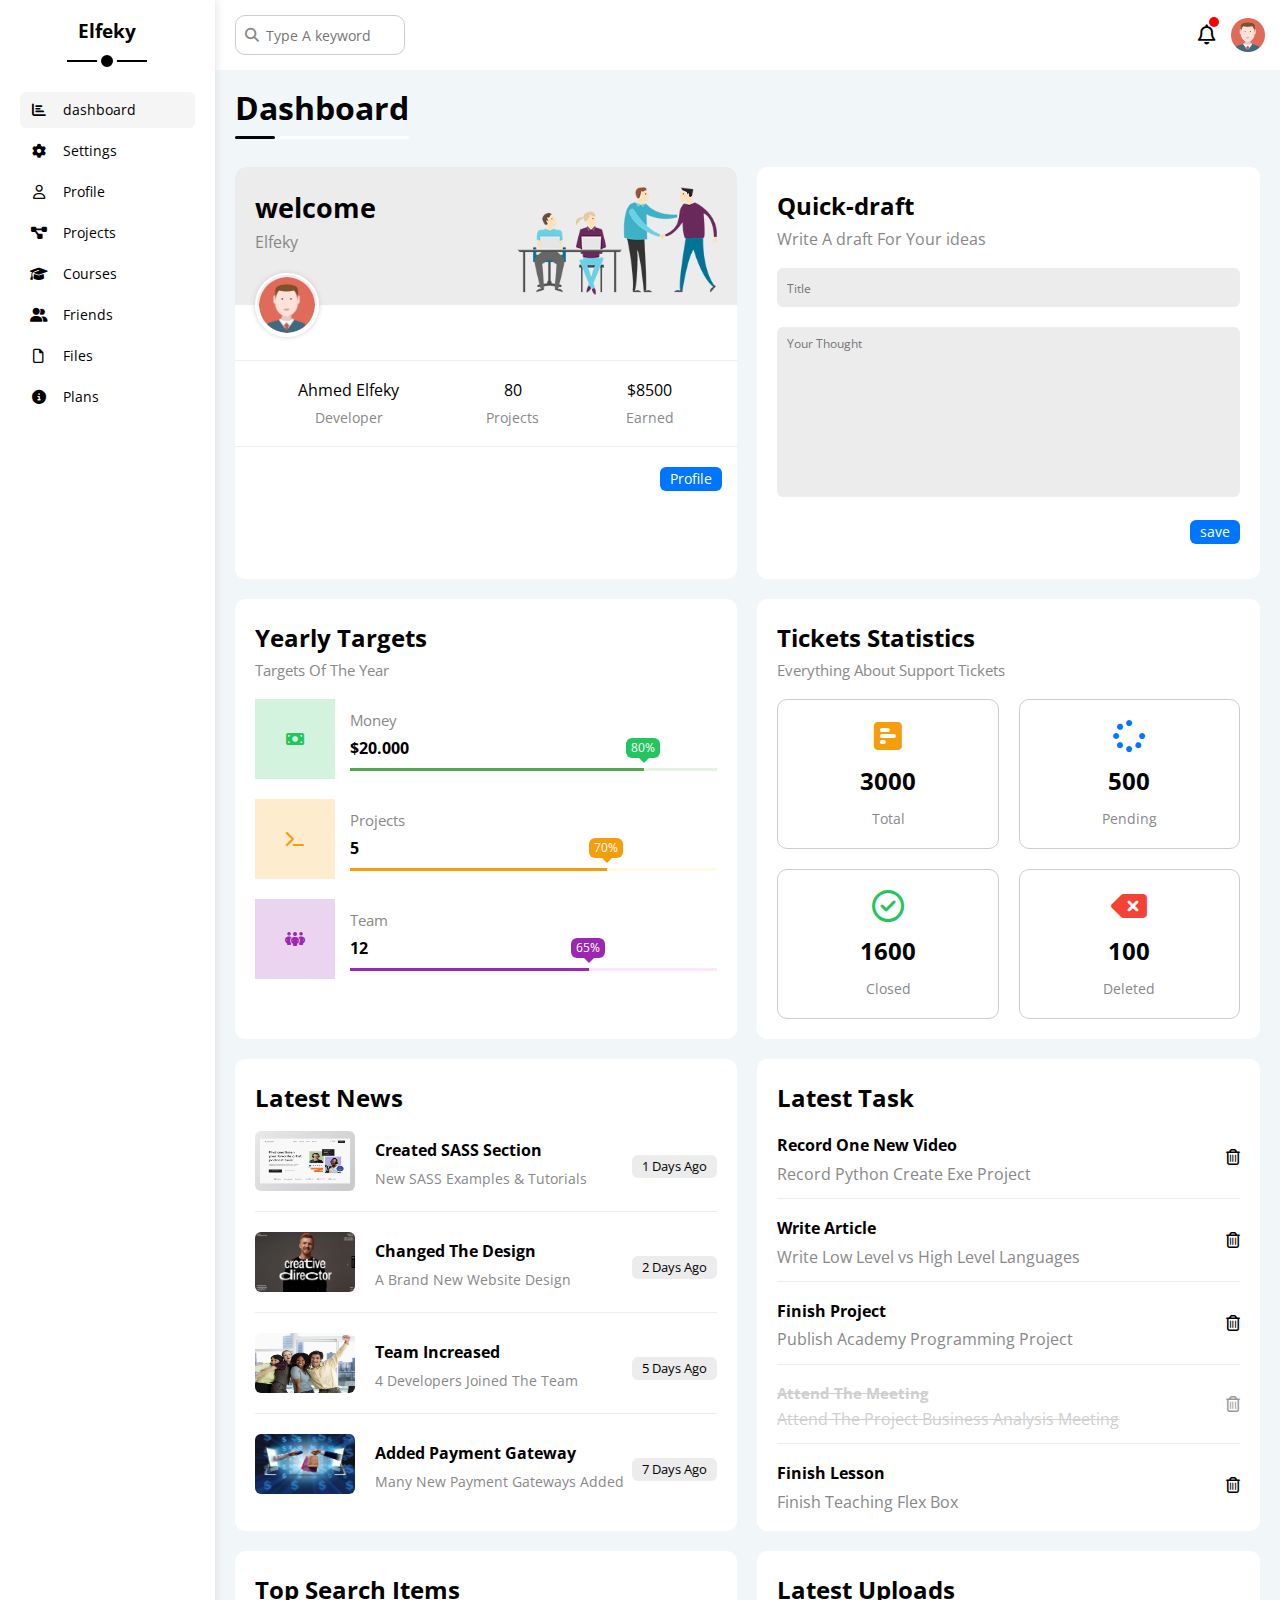
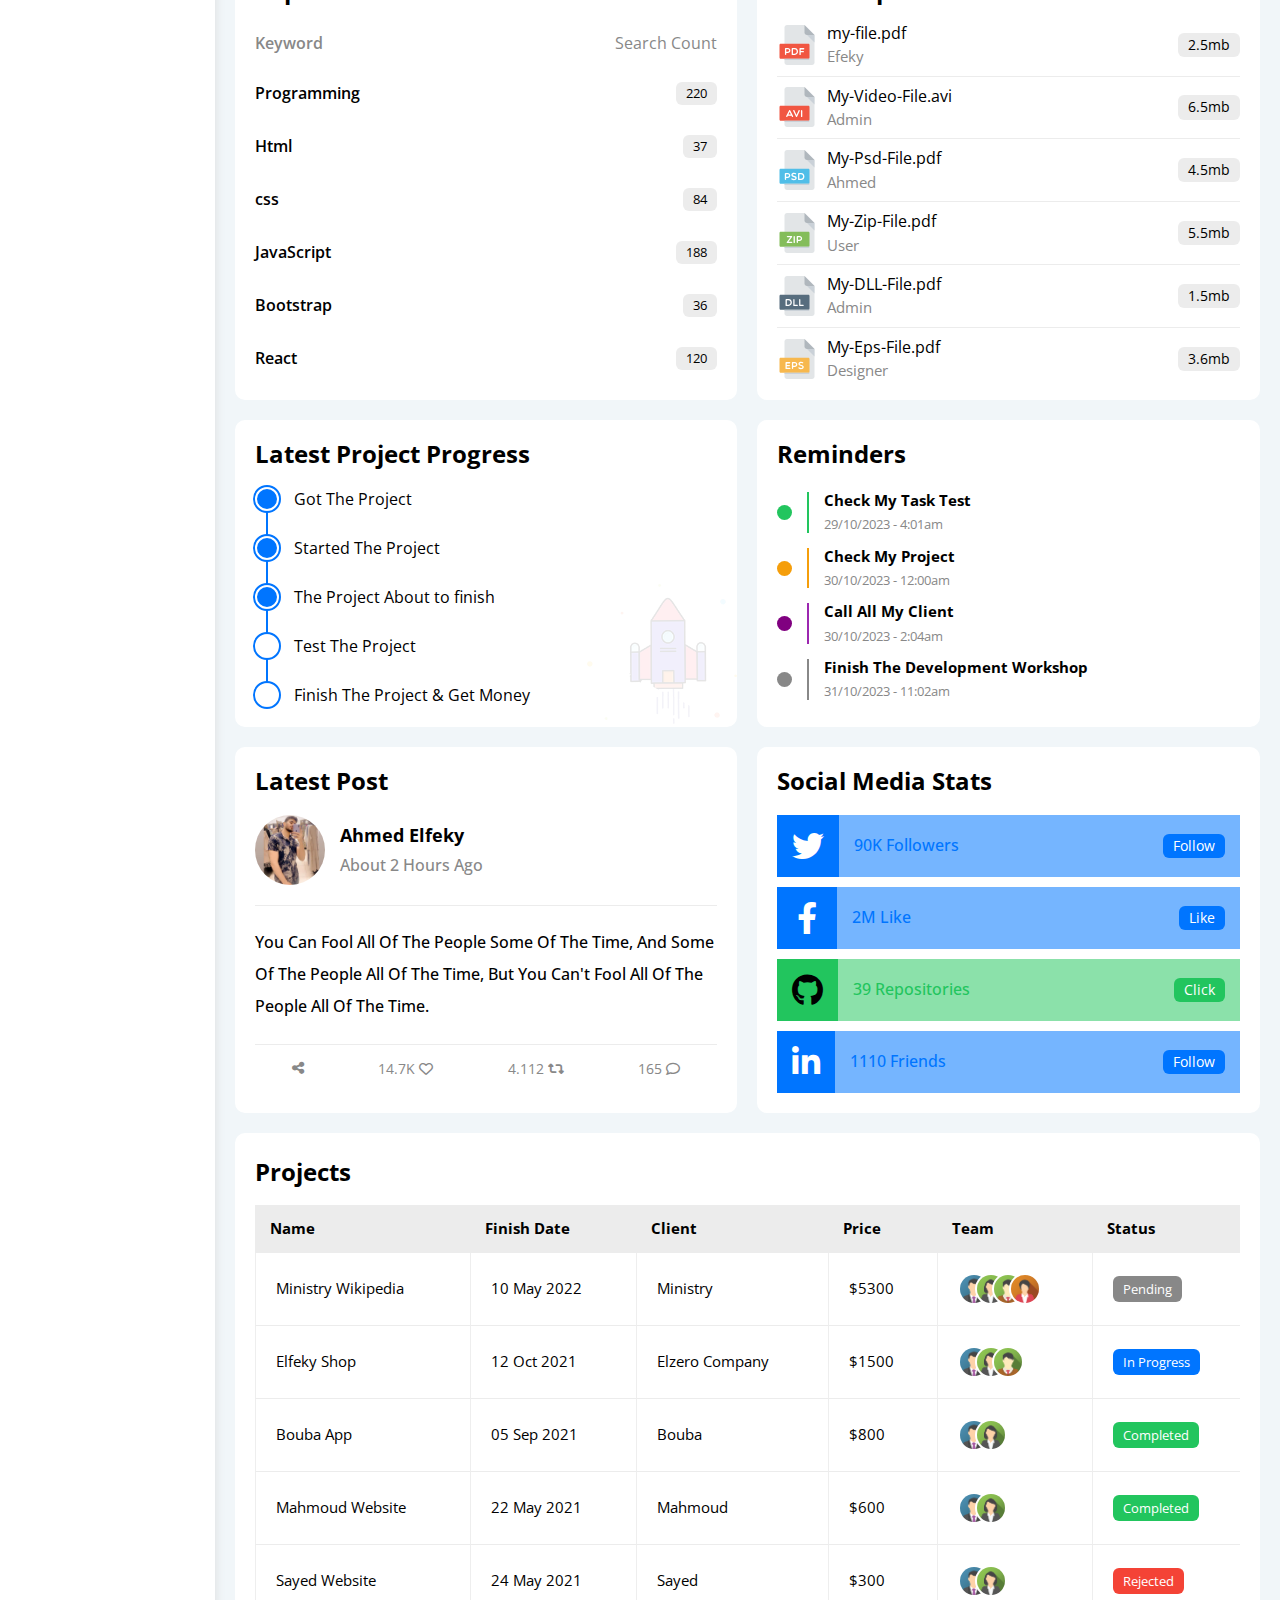
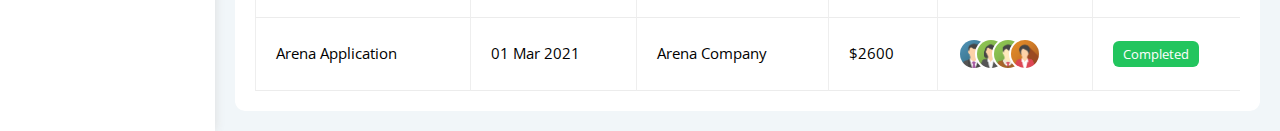
<file: index.html>
<!DOCTYPE html>
<html lang="en">
<head>
<meta charset="UTF-8">
<meta name="viewport" content="width=device-width, initial-scale=1.0">
<link rel="stylesheet" href="css/all.min.css">
<link rel="stylesheet" href="css/framework.css">
<link rel="stylesheet" href="css/dashboard.css">
<link rel="stylesheet" href="css/Normalize.css">
<link rel="preconnect" href="https://fonts.googleapis.com">
<link rel="preconnect" href="https://fonts.gstatic.com" crossorigin>
<link href="https://fonts.googleapis.com/css2?family=Cairo:wght@300;400;500;600;700;800;900;1000&family=Jomhuria&family=Open+Sans:ital,wght@0,300;0,400;0,500;0,600;0,700;0,800;1,300;1,400;1,600;1,700;1,800&family=Quicksand:wght@300;500&family=Red+Hat+Display:ital,wght@0,300;0,500;0,600;1,600;1,800;1,900&family=Roboto:ital,wght@1,100&family=Work+Sans:wght@200;300;400;500;600;700;800&display=swap" rel="stylesheet">
<title>dashboard</title>
</head>
<body>
<div class="page d-flex">
    <div class="sidebar bg-white pad-20 pos-relative">
     <h3 class="margin-t text-c pos-relative">Elfeky</h3>
     <ul>
        <li>
            <a href="index.html" class=" active color-b  font-s pad-10 border-r-6 d-flex align-center">
            <i class="fa-solid fa-chart-bar fa-fw"></i>
            <span class="padd-left">dashboard</span></a>
        </li>
        <li>
          <a href="setting.html" class=" color-b  font-s pad-10 border-r-6 d-flex align-center">
            <i class="fa-solid fa-gear fa-fw"></i>
            <span  class="padd-left">Settings</span></a>
        </li>
        <li>
            <a href="profile.html" class="  color-b  font-s pad-10 border-r-6 d-flex align-center">
            <i class="fa-regular fa-user fa-fw"></i>
            <span  class="padd-left">Profile</span></a>
        </li>
        <li>
            <a href="projects.html" class="  color-b  font-s pad-10 border-r-6 d-flex align-center">
            <i class="fa-solid fa-diagram-project fa-fw"></i>
            <span  class="padd-left">Projects</span></a>
        </li>
        <li>
            <a href="courses.html" class="  color-b  font-s pad-10 border-r-6 d-flex align-center">
            <i class="fa-solid fa-graduation-cap fa-fw"></i>
            <span class="padd-left">Courses</span></a>
        </li>
        <li>
            <a href="friends.html" class="  color-b  font-s pad-10 border-r-6 d-flex align-center">
            <i class="fa-solid fa-user-group fa-fw"></i>
            <span class="padd-left">Friends</span></a>
        </li>
        <li>
            <a href="files.html" class=" color-b  font-s pad-10 border-r-6 d-flex align-center">
            <i class="fa-regular fa-file fa-fw"></i>
            <span class="padd-left">Files</span></a>
        </li>
        <li>
          <a href="plans.html" class=" color-b  font-s pad-10 border-r-6 d-flex align-center">
          <i class="fa-solid fa-circle-info fa-fw"></i>
            <span class="padd-left">Plans</span>
            </a>
        </li>

     </ul>
    </div>
    <div class="content fully-w ">
        <div class="header bg-white space-between pad-15 ">
             <div class="input pos-relative ">
                <input type="search" class="border-r-10 pad-10 border-none border-ccc" placeholder="Type A keyword">
            </div>
             <div class="d-flex align-center">
                <span class="notify pos-relative"><i class="fa-regular fa-bell fa-lg "></i></span>
                <img class="ma-left" src="images/avatar.png" alt="">
             </div>
   
            </div>
            <h1 class="pos-relative">
                Dashboard
            </h1>
        <div class="wrapper d-grid gap-20 margin-l-r">
        <div class="welcome text-c-mobile block-element border-r-10 bg-white"> 
           <div class="head  justify-space-btw pad-20  bg-ececec  border-lr">
            <div class="data text-c-mobile ">
                 <h2 class="margin font-25">welcome</h2>
            <span class="color-gray">Elfeky</span>
            </div>
            <img src="images/welcome.png" class="hide-element" alt="">
           </div>
           <img src="images/avatar.png"  class="avatar">
           <div class="details margin-t-b-20 pad-20 justify-space-around pos-relative text-c block-element">
            <div>Ahmed Elfeky<span class="color-gray font-s d-block margin-t-10">Developer</span></div>
            <div>80<span class="color-gray font-s d-block margin-t-10">Projects</span></div>
            <div>$8500<span class="color-gray font-s d-block margin-t-10">Earned</span></div>
           </div>
          <a href="profile.html" class="visit d-block w-fit bg-blue font-s color-white border-r-6  btn-shape">Profile</a>
        </div>
        <div class="quick-draft  pad-20 bg-white border-r-10">
            <div class="data">
                <h2 class="margin">Quick-draft</h2>
                <span class="color-gray margin-b-20 d-block">Write A draft For Your ideas</span>
            </div>
            <form action="" >
                 <input class=" fully-w margin-b-20 pad-10 bg-ececec border-none border-r-6" type="text" placeholder="Title">
                <textarea class=" fully-w margin-b-20 pad-10 bg-ececec border-none border-r-6" placeholder="Your Thought"></textarea>
              <input class="save d-block w-fit border-none border-r-6 bg-blue color-white font-s btn-shape" type="submit" value="save">
            </form>
        </div>
        <!--Start Yearly-Target-->
           <div class="Yearly-Target bg-white pad-20 border-r-10">
            <h2 class="margin">Yearly Targets</h2>
            <span class="font-s-15 color-gray margin-b-20 d-block">Targets Of The Year</span>
            <div class="box1 center-flex margin-b-20">
                <div class="square1  center-flex green-color">
                   <i class="fa-solid fa-money-bill"></i>
                </div>
                <div class="ma-left">
                    <div class="margin font-s-15 color-gray">Money</div>
                    <h4 class="margin">$20.000</h4>
                    <div><span style="width:80%" data-progress="80%"></span></div>
                </div>
            </div>
            <div class="box1 center-flex margin-b-20">
                <div class="square2 center-flex"><i class="fa-solid fa-terminal orange-color"></i></div>
                <div class="ma-left">
                    <div class="margin font-s-15 color-gray">Projects</div>
                    <h4 class="margin">5</h4>
                    <div><span style="width:70%" data-progress="70%"></span></div>
                </div>
            </div>
            <div class="box1 center-flex">
                <div class="square3 center-flex"> <i class="fa-solid fa-people-group purple-color "></i></div>
                <div class="ma-left">
                    <div class="margin font-s-15 color-gray">Team</div>
                    <h4 class="margin">12</h4>
                    <div><span style="width:65%" data-progress="65%"></span></div>
                </div>
            </div>
           </div>
            <!--End Yearly-Target-->
            <!--Start Tickets-->
            <div class="tickets bg-white pad-20 border-r-10">
                <h2 class="margin">Tickets Statistics</h2>
                <span class="color-gray font-s-15 d-block margin-b-20">Everything About Support Tickets</span>
                <div class="main center-flex text-c gap-20 margin-b-20 flex-wr">
                    <div class="box1 border-ccc border-r-10 pad-20">
                        <i class="fa-solid fa-square-poll-horizontal orange-color fa-2x"></i>
                        <h2 class="margin-15-t-b">3000</h2>
                        <span class="font-s color-gray">Total</span>
                    </div>
                    <div class="box1 border-ccc border-r-10 pad-20">
                        <i class="fa-solid fa-spinner fa-2x blue-color"></i>
                        <h2 class="margin-15-t-b">500</h2>
                        <span class="font-s color-gray" >Pending</span>
                    </div>
                </div>
                   <div class="main center-flex text-c gap-20 flex-wr">
                    <div class="box1 border-ccc border-r-10 pad-20">
                        <i class="fa-regular fa-circle-check fa-2x green-color"></i>
                        <h2 class="margin-15-t-b">1600</h2>
                        <span class="font-s color-gray" >Closed</span>
                    </div>
                    <div class="box1 border-ccc border-r-10 pad-20">
                        <i class="fa-solid fa-delete-left fa-2x red-color"></i>
                        <h2 class="margin-15-t-b">100</h2>
                        <span class="font-s color-gray">Deleted</span>
                    </div>
                </div>
            </div>
            <!--End Tickets-->
            <!--Start Latest News-->
            <div class="latest-news bg-white border-r-10 pad-20 text-c-mobile">
                <h2 class="margin margin-b-20">Latest News</h2>
                <div class="box">
                    <div class="box1 d-flex align-center gap-20 margin-b-20  pad-b-20 border-bottom block-element ">
                        <img class="border-r-6" src="images/saas.jpg" alt="">
                         <div class="space-between">
                            <div>
                            <h4 class="margin">Created SASS Section</h4>
                            <span class="font-s color-gray">New SASS Examples & Tutorials</span>
                        </div>
                        <div class="font-s-13  bg-ececec btn-shape w-fit margin-auto">1 Days Ago</div>
                         </div>
                    </div>
                      <div class="box1 d-flex align-center gap-20 margin-b-20 pad-b-20 border-bottom block-element">
                        <img class="border-r-6" src="images/new.jpg" alt="">
                      <div  class="space-between">
                          <div>
                            <h4 class="margin">Changed The Design</h4>
                            <span class="font-s color-gray">A Brand New Website Design</span>
                        </div>
                        <div class="font-s-13 bg-ececec btn-shape w-fit margin-auto">2 Days Ago</div>
                      </div>
                    </div>
                      <div class="box1 d-flex align-center gap-20 margin-b-20 pad-b-20 border-bottom block-element">
                        <img class="border-r-6" src="images/team.jpg" alt="">
                       <div  class="space-between">
                           <div>
                            <h4 class="margin">Team Increased</h4>
                            <span class="font-s color-gray">4 Developers Joined The Team</span>
                        </div>
                        <div class="font-s-13 bg-ececec btn-shape w-fit margin-auto">5 Days Ago</div>
                       </div>
                    </div>
                      <div class="box1 d-flex align-center gap-20 block-element">
                        <img class="border-r-6" src="images/payement.jpg" alt="">
                        <div class="space-between">
                            <div>
                            <h4 class="margin">Added Payment Gateway</h4>
                            <span class="font-s color-gray">Many New Payment Gateways Added</span>
                        </div>
                        <div class="font-s-13 bg-ececec btn-shape w-fit margin-auto">7 Days Ago</div>
                        </div>
                    </div>
                </div>
            </div>
            <!--End Latest News-->
            <!--Start Latest Task-->
            <div class="latest-task bg-white border-r-10 pad-20">
                <h2 class="margin margin-b-20">Latest Task</h2>
                <div class="box">
                    <div class="box1 space-between border-bottom pad-b-15 margin-b-15">
                     <div>
                        <h4 class="margin">Record One New Video</h4>
                        <span class="color-gray">Record Python Create Exe Project</span>
                     </div>
                    <i class="fa-regular fa-trash-can"></i>
                    </div>
                    <div class="box1 space-between pad-b-15  margin-b-15 border-bottom">
                     <div>
                        <h4 class="margin"> Write Article</h4>
                        <span class="color-gray">Write Low Level vs High Level Languages</span>
                     </div>
                     <i class="fa-regular fa-trash-can"></i>
                    </div>
                      <div class="box1 space-between pad-b-15 margin-b-15 border-bottom">
                     <div>
                        <h4 class="margin">Finish Project</h4>
                        <span class="color-gray">Publish Academy Programming Project</span>
                     </div>
                     <i class="fa-regular fa-trash-can"></i>
                    </div>
                    <div class="box1 space-between pad-b-15 margin-b-15 border-bottom done ">
                         <div>
                        <h4 class="d-block color-gray font-w font-s-15 margin-b-8 opcit margin">Attend The Meeting</h4>
                        <span class="color-gray opcit">Attend The Project Business Analysis Meeting</span>
                     </div>
                     <i class="fa-regular fa-trash-can opcit"></i>
                    </div>
                     <div class="box1 space-between ">
                     <div>
                        <h4 class="margin">Finish Lesson</h4>
                        <span class="color-gray">Finish Teaching Flex Box</span>
                     </div>
                     <i class="fa-regular fa-trash-can"></i>
                    </div>
                </div>
            </div>
            <!--End Latest Task-->
            <!--Start Search-->
            <div class="search bg-white pad-20 border-r-10">
                <h2 class="margin margin-b-30">Top Search Items</h2>
                <div class="box">
                    <div class="box1 space-between margin-b-30 color-gray">
                        <div>Keyword</div>
                        <span>Search Count</span>
                    </div>
                    <div class="box1 space-between margin-b-30">
                        <div>Programming</div>
                        <span class="bg-ececec font-s-13 btn-shape">220</span>
                    </div>
                    <div class="box1 space-between margin-b-30">
                          <div>Html</div>
                        <span class="bg-ececec font-s-13 btn-shape">37</span>
                    </div>
                    <div class="box1 space-between margin-b-30">
                          <div>css</div>
                        <span class="bg-ececec font-s-13 btn-shape">84</span>
                    </div>
                    <div class="box1 space-between margin-b-30">
                          <div>JavaScript</div>
                        <span class="bg-ececec font-s-13 btn-shape">188</span>
                    </div>
                    <div class="box1 space-between margin-b-30">
                          <div>Bootstrap</div>
                        <span class="bg-ececec font-s-13 btn-shape">36</span>
                    </div>
                    <div class="box1 space-between ">
                          <div>React</div>
                        <span class="bg-ececec font-s-13 btn-shape">120</span>
                    </div>
                </div>
            </div>
            <!--End Search-->
            <!-- Start Uploads-->
            <div class="upload bg-white pad-20 border-r-10">
                <h2 class="margin margin-b-20">Latest Uploads</h2>
                <div class="box1 d-flex align-center  pad-b-10 margin-b-10 border-bottom ">
                    <img src="images/pdf.svg" alt="">
                    <div  class="space-between">
                        <div>
                            <div class="margin-b-5">my-file.pdf</div>
                            <span class="font-s-15 color-gray">Efeky</span>
                        </div>
                         <span class="bg-ececec btn-shape font-s">2.5mb</span>
                    </div>
                </div>
                   <div class="box1 d-flex align-center pad-b-10 margin-b-10 border-bottom ">
                    <img src="images/avi.svg" alt="">
                    <div class="space-between">
                        <div>
                            <div class="margin-b-5">My-Video-File.avi</div>
                            <span class="font-s-15 color-gray">Admin</span>
                        </div>
                        <span class="bg-ececec btn-shape font-s">6.5mb</span>
                    </div>
                </div>
                   <div class="box1 d-flex align-center pad-b-10 margin-b-10 border-bottom ">
                    <img src="images/psd.svg" alt="">
                    <div class="space-between">
                        <div>
                            <div class="margin-b-5">My-Psd-File.pdf</div>
                            <span class="font-s-15 color-gray">Ahmed</span>
                        </div>
                        <span class="bg-ececec btn-shape font-s">4.5mb</span>
                    </div>
                </div>
                   <div class="box1 d-flex align-center pad-b-10 margin-b-10 border-bottom ">
                    <img src="images/zip.svg" alt="">
                    <div class="space-between">
                        <div>
                            <div class="margin-b-5">My-Zip-File.pdf</div>
                            <span class="font-s-15 color-gray">User</span>
                        </div>
                        <span class="bg-ececec btn-shape font-s">5.5mb</span>
                    </div>
                </div>
                   <div class="box1 d-flex align-center  pad-b-10 margin-b-10 border-bottom ">
                    <img src="images/dll.svg" alt="">
                    <div class="space-between">
                        <div>
                            <div class="margin-b-5">My-DLL-File.pdf</div>
                            <span class="font-s-15 color-gray">Admin</span>
                        </div>
                        <span class="bg-ececec btn-shape font-s">1.5mb</span>
                    </div>
                </div>
                   <div class="box1 d-flex align-center  ">
                    <img src="images/eps.svg" alt="">
                    <div class="space-between">
                        <div>
                            <div class="margin-b-5">My-Eps-File.pdf</div>
                            <span class="font-s-15 color-gray">Designer</span>
                        </div>
                        <span class="bg-ececec btn-shape font-s">3.6mb</span>
                    </div>
                </div>
            </div>
            <!--End Uploads-->
            <!--start latest project-->
            <div class="project bg-white pad-20 border-r-10 pos-relative">
                <h2 class=" font-s-mobile m-0 margin-b-20">Latest Project Progress</h2>
                <ul class=" pos-relative">
                    <li class=" d-flex align-center done margin-b-25">Got The Project</li>
                    <li class=" d-flex align-center done margin-b-25">Started The Project</li>
                    <li class="  d-flex align-center done margin-b-25">The Project About to finish</li>
                    <li class="  d-flex align-center current margin-b-25">Test The Project</li>
                    <li class="d-flex align-center">Finish The Project & Get Money</li>
                </ul>
               <img class="hide-element" src="images/project.png" alt="">
            </div>
           <!--End latest project-->
           <!--Start Reminders-->
           <div class="Reminders bg-white border-r-10 pad-20">
            <h2 class="m-0 margin-b-25">Reminders</h2>
            <ul class="m-0">
                <li class="d-flex align-center margin-b-15">
                    <span class="radius-half bg-green d-block mr-15"></span>
                    <div class="padd-left">
                        <p class="font-w margin-b-5 m-t-0 font-s-15">Check My Task Test</p>
                        <span class="font-s-13 color-gray">29/10/2023 - 4:01am</span>
                    </div>
                </li>
                 <li class="d-flex align-center margin-b-15">
                    <span class=" radius-half bg-orange  d-block mr-15"></span>
                    <div class="padd-left ">
                        <p class="font-w margin-b-5   m-t-0 font-s-15">Check My Project</p>
                        <span class="font-s-13 color-gray">30/10/2023 - 12:00am</span>
                    </div>
                </li>
                 <li class="d-flex align-center margin-b-15">
                    <span class=" radius-half bg-purple d-block mr-15 "></span>
                    <div class="padd-left">
                        <p class="font-w  margin-b-5   m-t-0 font-s-15">Call All My Client</p>
                        <span class="font-s-13 color-gray">30/10/2023 - 2:04am</span>
                    </div>
                </li>
                 <li class="d-flex align-center">
                    <span class="radius-half bg-gray d-block mr-15"></span>
                    <div class="padd-left">
                        <p class="font-w margin-b-5  m-t-0 font-s-15">Finish The Development Workshop</p>
                        <span class="font-s-13 color-gray">31/10/2023 - 11:02am</span>
                    </div>
                </li>
            </ul>
           </div>
           <!--End Reminders-->
           <!--Start Latest Post-->
           <div class="latest-post bg-white pad-20 border-r-10">
            <h2 class="m-0 margin-b-20">Latest Post</h2>
            <div class="d-flex align-center margin-b-20">
                <img  class="radius-half mr-15" src="images/a.jpg" alt="">
                <div>
                    <div class="font-w margin-b-10 font-18">Ahmed Elfeky</div>
                    <span class="color-gray font-w-500 ">About 2 Hours Ago</span>
                </div>
            </div>
            <p class="pad-t-20 pad-b-20 l-h border-top-bottom font-w-500 ">
                You Can Fool All Of The People Some Of The Time, And Some Of
                 The People All Of The Time, But You Can't Fool All Of The People
                  All Of The Time.
            </p>
            <div class="icons justify-space-around crs">
                <i class="fa-solid fa-share-nodes color-gray font-s"></i>
                    <span class="color-gray font-s">14.7K <i class="fa-regular fa-heart"></i></span>
                    <span class="color-gray font-s">4.112 <i class="fa-solid fa-retweet"></i></span>
                    <span class="color-gray font-s">165 <i class="fa-regular fa-comment"></i></span>
            </div>
           </div>
           <!--End Latest Post-->
           <!--Start Social Media-->
           <div class="social-media bg-white border-r-10 pad-20">
            <h2 class="m-0 margin-b-20">Social Media Stats</h2>
            <div class="box1 margin-b-10  d-flex align-center">
                <i class="fa-brands fa-twitter  bg-blue fa-2x color-white mr-15 pad-15"></i>
              <div class=" space-between flex-1">
                  <span class="blue-color font-w-500">90K Followers</span>
                <a class="mr-15 bg-blue color-white btn-shape font-s" href="https://twitter.com/ahmedel08252012">Follow</a>
              </div>
            </div>
            <div class="box1 margin-b-10 d-flex align-cente">
                <i class="fa-brands fa-facebook-f  bg-blue fa-2x color-white mr-15 pad-l-r pad-t-15 pad-b-15"></i>
                <div class=" space-between flex-1">
                     <span class="blue-color font-w-500">2M Like</span>
                <a class="mr-15 bg-blue color-white btn-shape font-s" href="https://www.facebook.com/profile.php?id=100005170065873&mibextid=ZbWKwL">Like</a>
                </div>
            </div>
            <div class="box1 margin-b-10 bg-green d-flex align-center">
                <i class="fa-brands fa-github color-b  fa-2x bg-green mr-15 d-block pad-15"></i>
                <div class=" space-between flex-1">
                    <span class="green-color font-w-500">39 Repositories</span>
                <a  class="mr-15 bg-green font-s color-white btn-shape" href="https://github.com/Ahmedelfeky225" target="_blank">Click</a>
                </div>
            </div>
            <div class="box1 d-flex align-center">
                <i class="fa-brands fa-linkedin-in bg-blue color-white fa-2x mr-15 pad-15"></i>
                <div class="space-between flex-1">
                    <span class="blue-color font-w-500">1110 Friends</span>
                <a  class="mr-15 bg-blue color-white btn-shape font-s" href="https://www.linkedin.com/in/ahmed-elfeky-351283250/" target="_blank">Follow</a>
                </div>
            </div>
           </div>
           <!--End Social Media-->
           </div>
           <!--start Project table-->
           <div class="projects bg-white pad-20 border-r-10 bg-white m-20">
            <h2 class="margin margin-b-20">Projects</h2>
           <div class="respnsive-table">
             <table class="fully-w bg-white font-s-15">
                <thead>
                    <tr>
                        <td>Name</td>
                        <td>Finish Date</td>
                        <td>Client</td>
                        <td>Price</td>
                        <td>Team</td>
                        <td>Status</td>
                    </tr>
                </thead>
                <tbody>
                    <tr>
                        <td>Ministry Wikipedia</td>
                        <td>10 May 2022	</td>
                        <td>Ministry</td>
                        <td>$5300</td>
                        <td class="d-flex">
                            <img src="images/team-01.png" alt="">
                            <img src="images/team-02.png" alt="">
                            <img src="images/team-03.png" alt="">
                            <img src="images/team-04.png" alt="">
                        </td>
                        <td><span class="font-s-13 bg-gray btn-shape color-white">Pending</span></td>
                    </tr>
                    <tr>
                        <td>Elfeky Shop</td>
                        <td>12 Oct 2021</td>
                        <td>Elzero Company</td>
                        <td>$1500</td>
                        <td class="d-flex">
                            <img src="images/team-01.png" alt="">
                            <img src="images/team-02.png" alt="">
                            <img src="images/team-03.png" alt="">
                        </td>
                        <td><span class="font-s-13 bg-blue color-white btn-shape">In Progress</span></td>
                    </tr>
                         <tr>
                        <td>Bouba App</td>
                        <td>05 Sep 2021</td>
                        <td>Bouba</td>
                        <td>$800</td>
                        <td class="d-flex">
                            <img src="images/team-01.png" alt="">
                            <img src="images/team-02.png" alt="">
                        </td>
                        <td><span class="bg-green color-white font-s-13 btn-shape">Completed</span></td>
                    </tr>
                     <tr>
                        <td>Mahmoud Website</td>
                        <td>22 May 2021</td>
                        <td>Mahmoud</td>
                        <td>$600</td>
                        <td class="d-flex">
                            <img src="images/team-01.png" alt="">
                            <img src="images/team-02.png" alt="">
                        </td>
                        <td><span class="bg-green color-white  font-s-13 btn-shape">Completed</span></td>
                    </tr>
                         <tr>
                        <td>Sayed Website</td>
                        <td>24 May 2021</td>
                        <td>Sayed</td>
                        <td>$300</td>
                        <td class="d-flex">
                            <img src="images/team-01.png" alt="">
                            <img src="images/team-02.png" alt="">
                        </td>
                        <td><span class="bg-red color-white font-s-13 btn-shape">Rejected</span></td>
                    </tr>
                          <tr>
                        <td>Arena Application</td>
                        <td>01 Mar 2021</td>
                        <td>Arena Company</td>
                        <td>$2600</td>
                        <td class="d-flex">
                            <img src="images/team-01.png" alt="">
                            <img src="images/team-02.png" alt="">
                            <img src="images/team-03.png" alt="">
                            <img src="images/team-04.png" alt="">
                        </td>
                        <td><span class="bg-green color-white btn-shape font-s-13">Completed</span></td>
                    </tr>
                </tbody>
            </table>
           </div>
           <!--End Project table--->
        </div>
</div>
</body>
</html>
</file>
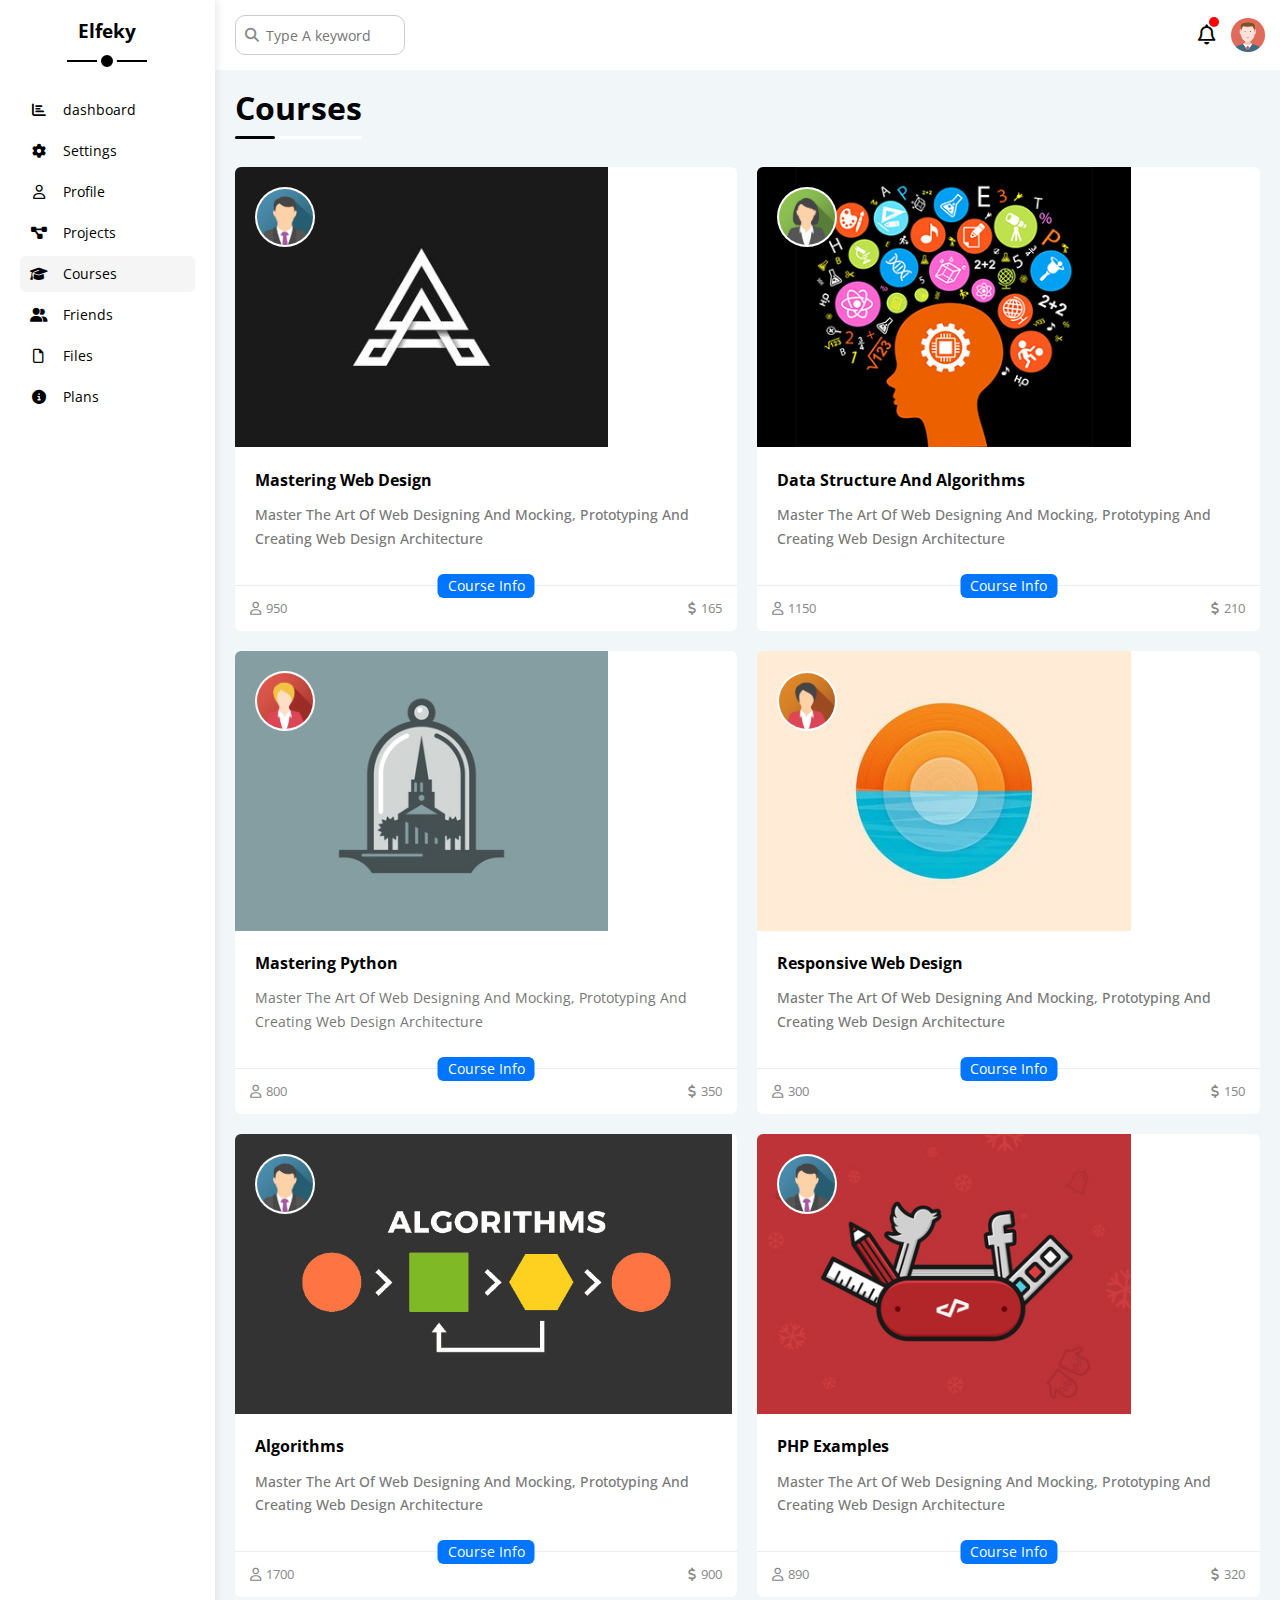
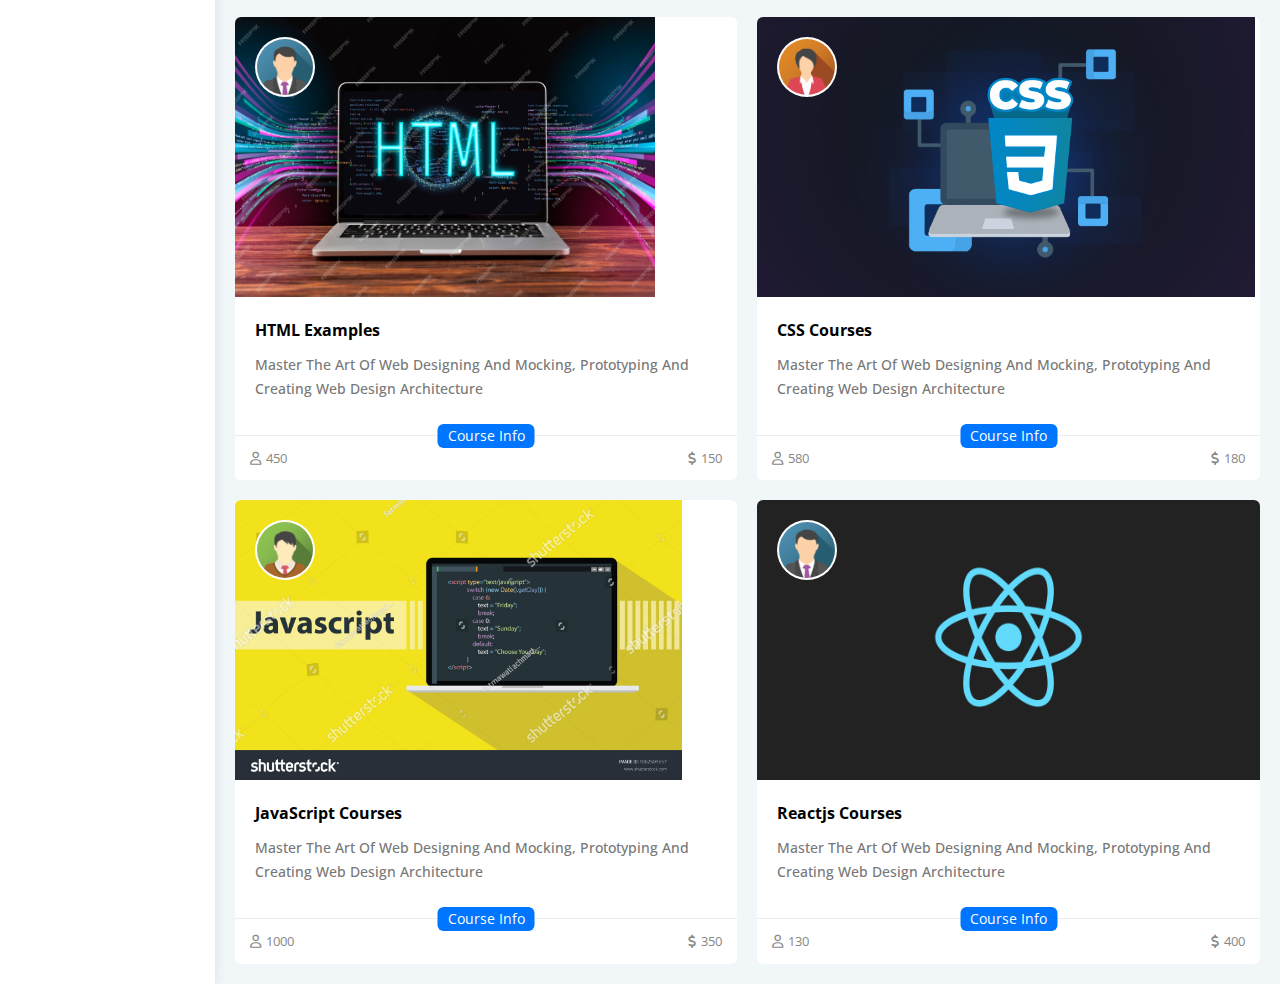
<file: courses.html>
<!DOCTYPE html>
<html lang="en">
<head>
<meta charset="UTF-8">
<meta name="viewport" content="width=device-width, initial-scale=1.0">
<link rel="stylesheet" href="css/all.min.css">
<link rel="stylesheet" href="css/framework.css">
<link rel="stylesheet" href="css/dashboard.css">
<link rel="stylesheet" href="css/Normalize.css">
<!--Font google(open sans)-->
<link rel="preconnect" href="https://fonts.googleapis.com">
<link rel="preconnect" href="https://fonts.gstatic.com" crossorigin>
<link href="https://fonts.googleapis.com/css2?family=Cairo:wght@300;400;500;600;700;800;900;1000&family=Jomhuria&family=Open+Sans:ital,wght@0,300;0,400;0,500;0,600;0,700;0,800;1,300;1,400;1,600;1,700;1,800&family=Quicksand:wght@300;500&family=Red+Hat+Display:ital,wght@0,300;0,500;0,600;1,600;1,800;1,900&family=Roboto:ital,wght@1,100&family=Work+Sans:wght@200;300;400;500;600;700;800&display=swap" rel="stylesheet">
<title>Projects</title>
</head>
<body>
<div class="page d-flex">
    <div class="sidebar bg-white pad-20 pos-relative">
     <h3 class="margin-t text-c pos-relative">Elfeky</h3>
     <ul>
        <li>
            <a href="index.html" class="color-b  font-s pad-10 border-r-6 d-flex align-center">
            <i class="fa-solid fa-chart-bar fa-fw"></i>
            <span class="padd-left">dashboard</span></a>
        </li>
        <li>
          <a href="setting.html" class="color-b  font-s pad-10 border-r-6 d-flex align-center">
            <i class="fa-solid fa-gear fa-fw"></i>
            <span  class="padd-left">Settings</span></a>
        </li>
        <li>
            <a href="profile.html" class="color-b  font-s pad-10 border-r-6 d-flex align-center">
            <i class="fa-regular fa-user fa-fw"></i>
            <span  class="padd-left">Profile</span></a>
        </li>
        <li>
            <a href="projects.html" class="color-b  font-s pad-10 border-r-6 d-flex align-center">
            <i class="fa-solid fa-diagram-project fa-fw"></i>
            <span  class="padd-left">Projects</span>
        </a>
        </li>
        <li>
            <a href="courses.html" class="active color-b  font-s pad-10 border-r-6 d-flex align-center">
            <i class="fa-solid fa-graduation-cap fa-fw"></i>
            <span class="padd-left">Courses</span></a>
        </li>
        <li>
            <a href="friends.html" class="color-b  font-s pad-10 border-r-6 d-flex align-center">
            <i class="fa-solid fa-user-group fa-fw"></i>
            <span class="padd-left">Friends</span></a>
        </li>
        <li>
            <a href="files.html" class=" color-b  font-s pad-10 border-r-6 d-flex align-center">
            <i class="fa-regular fa-file fa-fw"></i>
            <span class="padd-left">Files</span></a>
        </li>
        <li>
          <a href="plans.html" class=" color-b  font-s pad-10 border-r-6 d-flex align-center">
          <i class="fa-solid fa-circle-info fa-fw"></i>
            <span class="padd-left">Plans</span>
            </a>
        </li>

     </ul>
    </div>
    <div class="content fully-w">
        <div class="header bg-white space-between pad-15 ">
             <div class="input pos-relative ">
                <input type="search" class="border-r-10 pad-10 border-none border-ccc" placeholder="Type A keyword">
            </div>
             <div class="d-flex align-center">
                <span class="notify pos-relative"><i class="fa-regular fa-bell fa-lg "></i></span>
                <img class="ma-left" src="images/avatar.png" alt="">
             </div>
            </div>
            <h1 class="pos-relative">
                Courses
            </h1>
            <div class="courses d-grid m">
                <!--start box1-->
                <div class="box1 bg-white border-r-6 ov-h">
                    <div class="img border-r-6 pos-relative">
                        <img style="height:280px" src="images/course-01.jpg" alt="">
                        <img class="radius-half" src="images/team-01.png" alt="">
                    </div>
                    <div class="div pad-20 border-bottom pos-relative font-w-500">
                        <h4 class="m-0">Mastering Web Design</h4>
                    <p class="font-s color-gray-alt l-h--half font-w-500">
                     Master The Art Of Web Designing And Mocking,
                     Prototyping And Creating Web Design Architecture
                    </p>
                    </div>
                    <div class="icons pad-15 font-s-13 space-between color-gray ">
                        <span class="font-s color-white btn-shape bg-blue">Course Info</span>
                        <span><i class="fa-regular fa-user"></i><span class="m-l-5">950</span></span>
                        <span><i class="fa-regular fa-dollar-sign font-w"></i><span class="m-l-5">165</span></span>
                    </div>
                </div>
                <!--End box1-->
                <!--start box1-->
                <div class="box1 bg-white border-r-6 ov-h">
                    <div class="img border-r-6 pos-relative">
                        <img style="height:280px" src="images/course-02.jpg" alt="">
                        <img class="radius-half" src="images/team-02.png" alt="">
                    </div>
                    <div class="div pad-20 border-bottom pos-relative font-w-500">
                        <h4 class="m-0">Data Structure And Algorithms</h4>
                    <p class="font-s color-gray-alt l-h--half ">
                     Master The Art Of Web Designing And Mocking,
                     Prototyping And Creating Web Design Architecture
                    </p>
                    </div>
                    <div class="icons pad-15 font-s-13 space-between color-gray ">
                 <span class="font-s color-white btn-shape bg-blue">Course Info</span>                        <span><i class="fa-regular fa-user"></i><span class="m-l-5">1150</span></span>
                        <span><i class="fa-regular fa-dollar-sign font-w"></i><span class="m-l-5">210</span></span>
                    </div>
                </div>
                <!--End box1-->
                      <!--start box1-->
                <div class="box1 bg-white  border-r-6 ov-h">
                    <div class="img border-r-6 pos-relative">
                        <img style="height:280px" src="images/course-04.jpg" alt="">
                        <img class="radius-half" src="images/team-05.png" alt="">
                    </div>
                    <div class="div pad-20 border-bottom pos-relative">
                        <h4 class="m-0">Mastering Python</h4>
                    <p class="font-s color-gray-alt l-h--half ">
                     Master The Art Of Web Designing And Mocking,
                     Prototyping And Creating Web Design Architecture
                    </p>
                    </div>
                    <div class="icons pad-15 font-s-13 space-between color-gray ">
                        <span class="font-s color-white btn-shape bg-blue">Course Info</span>
                        <span><i class="fa-regular fa-user"></i><span class="m-l-5">800</span></span>
                        <span><i class="fa-regular fa-dollar-sign font-w"></i><span class="m-l-5">350</span></span>
                    </div>
                </div>
                <!--End box1-->
                          <!--start box1-->
                <div class="box1 bg-white  border-r-6 ov-h">
                    <div class="img border-r-6 pos-relative">
                        <img style="height:280px" src="images/course-03.jpg" alt="">
                        <img class="radius-half" src="images/team-04.png" alt="">
                    </div>
                    <div class="div pad-20 border-bottom pos-relative">
                        <h4 class="m-0">Responsive Web Design</h4>
                    <p class="font-s color-gray-alt l-h--half font-w-500">
                     Master The Art Of Web Designing And Mocking,
                     Prototyping And Creating Web Design Architecture
                    </p>
                    </div>
                    <div class="icons pad-15 font-s-13 space-between color-gray ">
                        <span class="font-s color-white btn-shape bg-blue">Course Info</span>
                        <span><i class="fa-regular fa-user"></i><span class="m-l-5">300</span></span>
                        <span><i class="fa-regular fa-dollar-sign font-w"></i><span class="m-l-5">150</span></span>
                    </div>
                </div>
                <!--End box1-->
                             <!--start box1-->
                <div class="box1 bg-white  border-r-6 ov-h">
                    <div class="img border-r-6 pos-relative">
                        <img style="height:280px" src="images/algorithms.png">
                        <img class="radius-half" src="images/team-01.png" alt="">
                    </div>
                    <div class="div pad-20 border-bottom pos-relative">
                        <h4 class="m-0">Algorithms</h4>
                    <p class="font-s color-gray-alt l-h--half font-w-500">
                     Master The Art Of Web Designing And Mocking,
                     Prototyping And Creating Web Design Architecture
                    </p>
                    </div>
                    <div class="icons pad-15 font-s-13 space-between color-gray ">
                        <span class="font-s color-white btn-shape bg-blue">Course Info</span>
                        <span><i class="fa-regular fa-user"></i><span class="m-l-5">1700</span></span>
                        <span><i class="fa-regular fa-dollar-sign font-w"></i><span class="m-l-5">900</span></span>
                    </div>
                </div>
                <!--End box1-->
                <!--start box1-->
                <div class="box1 bg-white  border-r-6 ov-h">
                    <div class="img border-r-6 pos-relative">
                        <img style="height:280px" src="images/course-05.jpg">
                        <img class="radius-half" src="images/team-01.png" alt="">
                    </div>
                    <div class="div pad-20 border-bottom pos-relative">
                        <h4 class="m-0">PHP Examples</h4>
                    <p class="font-s color-gray-alt l-h--half font-w-500">
                     Master The Art Of Web Designing And Mocking,
                     Prototyping And Creating Web Design Architecture
                    </p>
                    </div>
                    <div class="icons pad-15 font-s-13 space-between color-gray ">
                        <span class="font-s color-white btn-shape bg-blue">Course Info</span>
                        <span><i class="fa-regular fa-user"></i><span class="m-l-5">890</span></span>
                        <span><i class="fa-regular fa-dollar-sign font-w"></i><span class="m-l-5">320</span></span>
                    </div>
                </div>
                <!--End box1-->
                <!--start box1-->
                <div class="box1 bg-white border-r-6 ov-h">
                    <div class="img border-r-6 pos-relative">
                        <img style="height:280px" src="images/html.avif">
                        <img class="radius-half" src="images/team-01.png" alt="">
                    </div>
                    <div class="div pad-20 border-bottom pos-relative">
                        <h4 class="m-0">HTML Examples</h4>
                    <p class="font-s color-gray-alt l-h--half font-w-500">
                     Master The Art Of Web Designing And Mocking,
                     Prototyping And Creating Web Design Architecture
                    </p>
                    </div>
                    <div class="icons pad-15 font-s-13 space-between color-gray ">
                        <span class="font-s color-white btn-shape bg-blue">Course Info</span>
                        <span><i class="fa-regular fa-user"></i><span class="m-l-5">450</span></span>
                        <span><i class="fa-regular fa-dollar-sign font-w"></i><span class="m-l-5">150</span></span>
                    </div>
                </div>
                <!--End box1-->
                          <!--start box1-->
                <div class="box1 bg-white  border-r-6 ov-h">
                    <div class="img border-r-6 pos-relative">
                        <img style="height:280px" src="images/CSS3.png">
                        <img class="radius-half" src="images/team-04.png" alt="">
                    </div>
                    <div class="div pad-20 border-bottom pos-relative">
                        <h4 class="m-0">CSS Courses</h4>
                    <p class="font-s color-gray-alt l-h--half font-w-500">
                     Master The Art Of Web Designing And Mocking,
                     Prototyping And Creating Web Design Architecture
                    </p>
                    </div>
                    <div class="icons pad-15 font-s-13 space-between color-gray ">
                        <span class="font-s color-white btn-shape bg-blue">Course Info</span>
                        <span><i class="fa-regular fa-user"></i><span class="m-l-5">580</span></span>
                        <span><i class="fa-regular fa-dollar-sign font-w"></i><span class="m-l-5">180</span></span>
                    </div>
                </div>
                <!--End box1-->
                 <!--start box1-->
                <div class="box1 bg-white  border-r-6 ov-h">
                    <div class="img border-r-6 pos-relative">
                        <img style="height:280px" src="images/js.jpg">
                        <img class="radius-half" src="images/team-03.png" alt="">
                    </div>
                    <div class="div pad-20 border-bottom pos-relative">
                        <h4 class="m-0">JavaScript Courses</h4>
                    <p class="font-s color-gray-alt l-h--half font-w-500">
                     Master The Art Of Web Designing And Mocking,
                     Prototyping And Creating Web Design Architecture
                    </p>
                    </div>
                    <div class="icons pad-15 font-s-13 space-between color-gray ">
                        <span class="font-s color-white btn-shape bg-blue">Course Info</span>
                        <span><i class="fa-regular fa-user"></i><span class="m-l-5">1000</span></span>
                        <span><i class="fa-regular fa-dollar-sign font-w"></i><span class="m-l-5">350</span></span>
                    </div>
                </div>
                <!--End box1-->
                         <!--start box1-->
                <div class="box1 bg-white border-r-6 ov-h">
                    <div class="img border-r-6 pos-relative">
                        <img style="height:280px" src="images/react.png">
                        <img class="radius-half" src="images/team-01.png" alt="">
                    </div>
                    <div class="div pad-20 border-bottom pos-relative">
                        <h4 class="m-0">Reactjs Courses</h4>
                    <p class="font-s  color-gray-alt l-h--half font-w-500">
                     Master The Art Of Web Designing And Mocking,
                     Prototyping And Creating Web Design Architecture
                    </p>
                    </div>
                    <div class="icons pad-15 font-s-13 space-between color-gray ">
                        <span class="font-s color-white btn-shape bg-blue">Course Info</span>
                        <span><i class="fa-regular fa-user"></i><span class="m-l-5">130</span></span>
                        <span><i class="fa-regular fa-dollar-sign font-w"></i><span class="m-l-5">400</span></span>
                    </div>
                </div>
                <!--End box1-->
            </div>
</div>
</body>
</html>
</file>
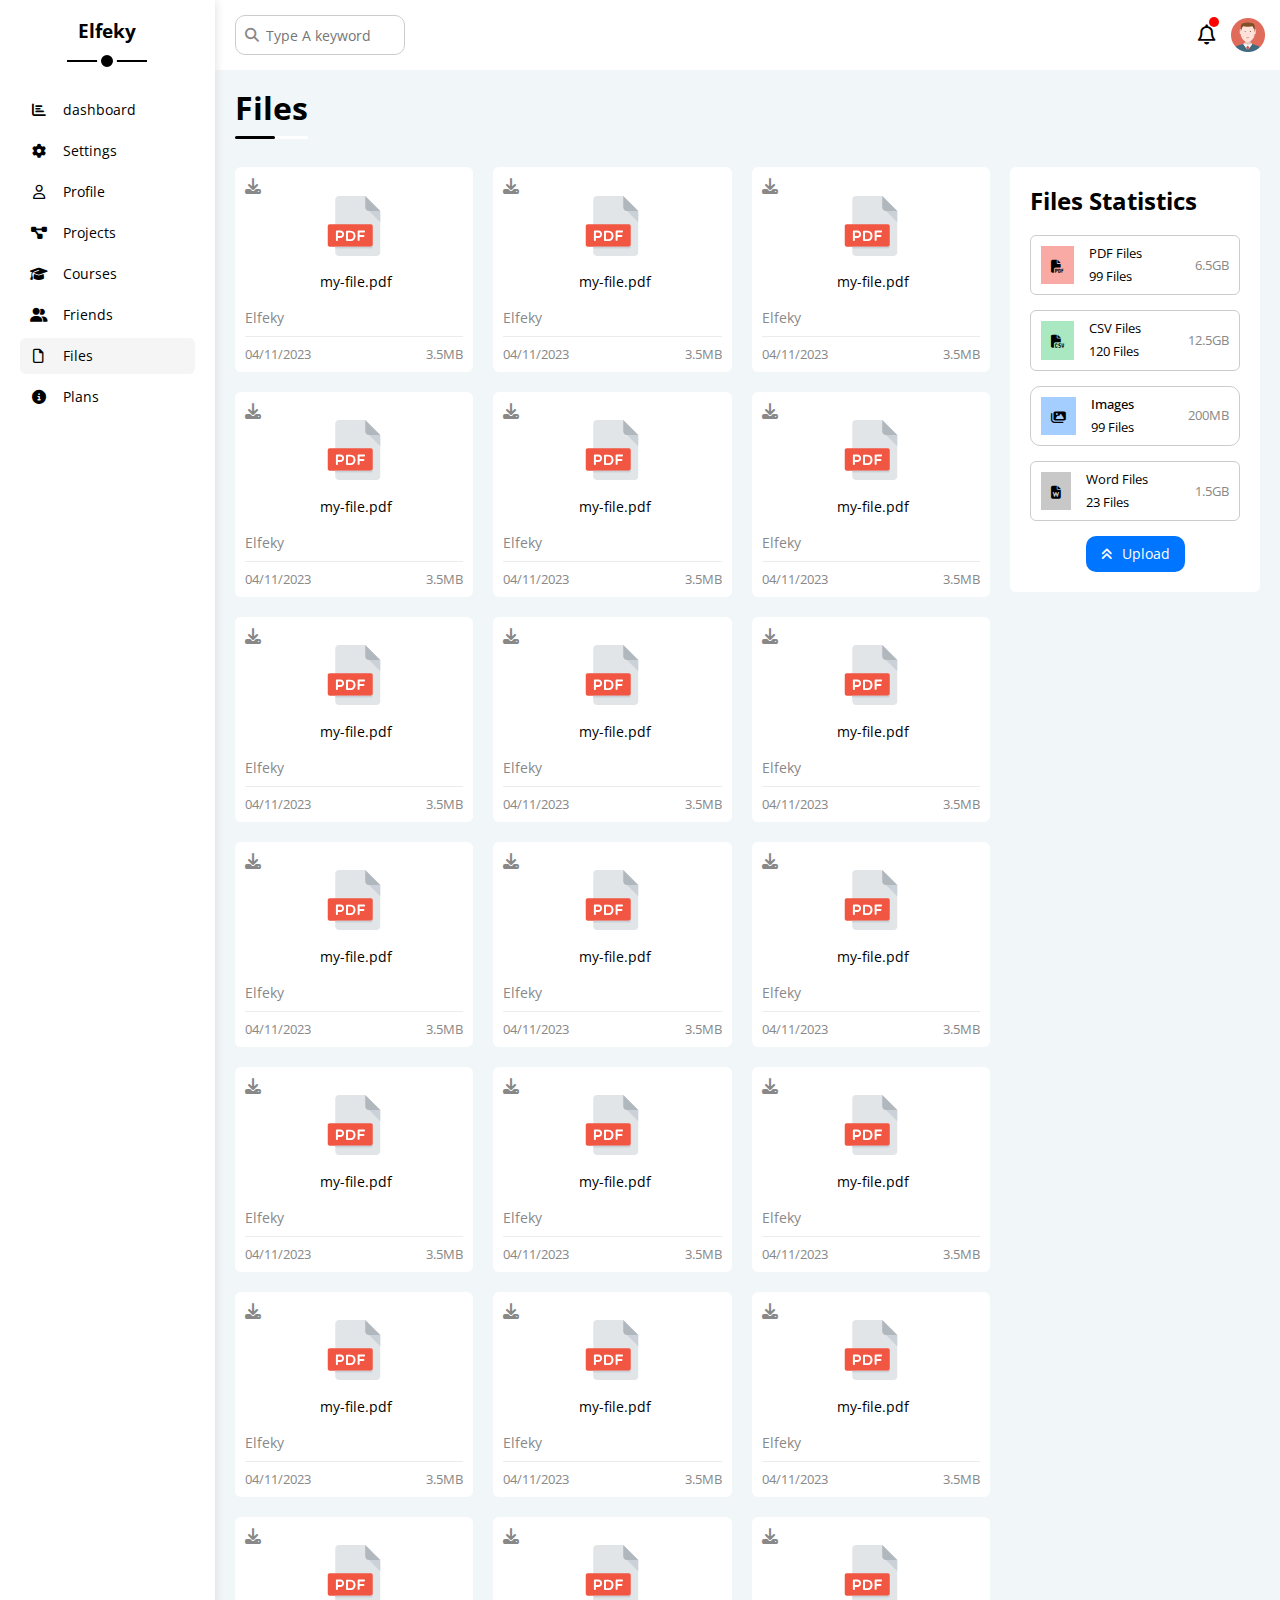
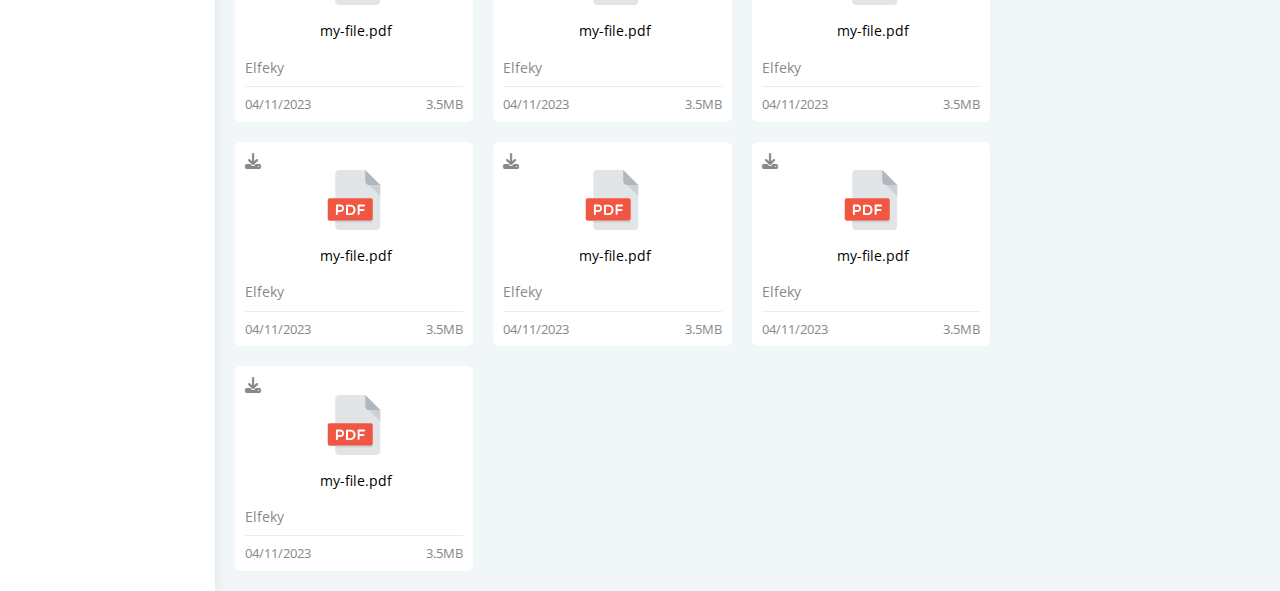
<file: files.html>
<!DOCTYPE html>
<html lang="en">
<head>
<meta charset="UTF-8">
<meta name="viewport" content="width=device-width, initial-scale=1.0">
<link rel="stylesheet" href="css/all.min.css">
<link rel="stylesheet" href="css/framework.css">
<link rel="stylesheet" href="css/dashboard.css">
<link rel="stylesheet" href="css/Normalize.css">
<!--Font google(open sans)-->
<link rel="preconnect" href="https://fonts.googleapis.com">
<link rel="preconnect" href="https://fonts.gstatic.com" crossorigin>
<link href="https://fonts.googleapis.com/css2?family=Cairo:wght@300;400;500;600;700;800;900;1000&family=Jomhuria&family=Open+Sans:ital,wght@0,300;0,400;0,500;0,600;0,700;0,800;1,300;1,400;1,600;1,700;1,800&family=Quicksand:wght@300;500&family=Red+Hat+Display:ital,wght@0,300;0,500;0,600;1,600;1,800;1,900&family=Roboto:ital,wght@1,100&family=Work+Sans:wght@200;300;400;500;600;700;800&display=swap" rel="stylesheet">
<title>Files</title>
</head>
<body>
<div class="page d-flex">
    <div class="sidebar bg-white pad-20 pos-relative">
     <h3 class="margin-t text-c pos-relative">Elfeky</h3>
     <ul>
        <li>
            <a href="index.html" class="color-b  font-s pad-10 border-r-6 d-flex align-center">
            <i class="fa-solid fa-chart-bar fa-fw"></i>
            <span class="padd-left">dashboard</span></a>
        </li>
        <li>
          <a href="setting.html" class="color-b  font-s pad-10 border-r-6 d-flex align-center">
            <i class="fa-solid fa-gear fa-fw"></i>
            <span  class="padd-left">Settings</span></a>
        </li>
        <li>
            <a href="profile.html" class="color-b  font-s pad-10 border-r-6 d-flex align-center">
            <i class="fa-regular fa-user fa-fw"></i>
            <span  class="padd-left">Profile</span></a>
        </li>
        <li>
            <a href="projects.html" class="color-b  font-s pad-10 border-r-6 d-flex align-center">
            <i class="fa-solid fa-diagram-project fa-fw"></i>
            <span  class="padd-left">Projects</span>
        </a>
        </li>
        <li>
            <a href="courses.html" class=" color-b  font-s pad-10 border-r-6 d-flex align-center">
            <i class="fa-solid fa-graduation-cap fa-fw"></i>
            <span class="padd-left">Courses</span></a>
        </li>
        <li>
            <a href="friends.html" class="color-b font-s pad-10 border-r-6 d-flex align-center">
            <i class="fa-solid fa-user-group fa-fw"></i>
            <span class="padd-left">Friends</span></a>
        </li>
        <li>
            <a href="files.html" class="active color-b  font-s pad-10 border-r-6 d-flex align-center">
            <i class="fa-regular fa-file fa-fw"></i>
            <span class="padd-left">Files</span></a>
        </li>
        <li>
          <a href="plans.html" class=" color-b  font-s pad-10 border-r-6 d-flex align-center">
          <i class="fa-solid fa-circle-info fa-fw"></i>
            <span class="padd-left">Plans</span>
            </a>
        </li>

     </ul>
    </div>
    <div class="content fully-w">
        <div class="header bg-white space-between pad-15 ">
             <div class="input pos-relative ">
                <input type="search" class="border-r-10 pad-10 border-none border-ccc" placeholder="Type A keyword">
            </div>
             <div class="d-flex align-center">
                <span class="notify pos-relative"><i class="fa-regular fa-bell fa-lg "></i></span>
                <img class="ma-left" src="images/avatar.png" alt="">
             </div>
            </div>
            <h1 class="pos-relative">
                Files
            </h1>
            <div class="file d-flex m-20 gap-20">
                               <div class="file-contentt border-r-6  pad-20 bg-white">
                    <h2 class="m-0 margin-b-20">Files Statistics</h2>
                     <div class="boxes d-flex align-center margin-b-15 border-ccc border-r-6 pad-10">
                        <span class=" d-block pad-10"><i class="fa-solid fa-file-pdf fa-beat-fade font-s-13"></i></span>
                        <div class="ma-left font-s-13">
                            <div class="margin-b-8">PDF Files</div>
                            <span>99 Files</span>
                        </div>
                        <span  class=" flex-1 text-r font-s-13 color-gray">6.5GB</span>
                    </div>
                       <div class="boxes d-flex align-center border-ccc border-r-6 margin-b-15 pad-10">
                        <span class="d-block pad-10"><i class="fa-solid fa-file-csv fa-beat font-s-13"></i></span>
                        <div class="ma-left font-s-13">
                            <div class="margin-b-8">CSV Files</div>
                            <span>120 Files</span>
                        </div>
                        <span  class=" flex-1 text-r font-s-13 color-gray">12.5GB</span>
                    </div>
                       <div class="boxes d-flex align-center border-ccc border-r-10 margin-b-15 pad-10">
                        <span  class="d-block pad-10"><i class="fa-solid fa-images fa-beat font-s-13 "></i></span>
                        <div class="ma-left font-s-13">
                            <div class="margin-b-8 font-w-500">Images</div>
                            <span>99 Files</span>
                        </div>
                        <span  class=" flex-1 text-r font-s-13 color-gray">200MB</span>
                    </div>
                       <div class="boxes d-flex align-center border-ccc border-r-6 margin-b-15 pad-10">
                        <span  class=" d-block pad-10"><i class="fa-solid fa-file-word fa-beat font-s-13"></i></span>
                        <div class="ma-left font-s-13">
                            <div class="margin-b-8">Word Files</div>
                            <span>23 Files</span>
                        </div>
                        <span  class=" flex-1 text-r font-s-13 color-gray">1.5GB</span>
                    </div>
                    <div class="upload bg-blue color-white font-s d-flex gap-10 align-center js-center w-fit ">
                         <i class="fa-solid fa-angles-up font-s-13" style="color: #ffffff;"></i>
                        <span>Upload</span>
                    </div>
                </div>
                <div class="file-content d-grid ">
                    <!--Start box1-->
                    <div class="box1 bg-white pad-10 border-r-6 ">
                        <i class="fa-solid fa-download color-gray"></i>
                        <div class="img text-c margin-b-20">
                            <img class="margin-b-15" src="images/pdf.svg" alt="">
                            <div class="font-s m-l-5">my-file.pdf</div>
                        </div>
                        <span class="color-gray font-s pad-b-10 d-block">Elfeky</span>
                        <div class="time space-between font-s-13 color-gray border-top pad-t-10">
                            <span >04/11/2023</span>
                            <span>3.5MB</span>
                        </div>
                    </div>
                    <!--End box1-->
                      <!--Start box1-->
                    <div class="box1 bg-white pad-10 border-r-6 ">
                        <i class="fa-solid fa-download color-gray"></i>
                        <div class="img text-c margin-b-20">
                            <img class="margin-b-15" src="images/pdf.svg" alt="">
                            <div class="font-s m-l-5">my-file.pdf</div>
                        </div>
                        <span class="color-gray font-s pad-b-10 d-block">Elfeky</span>
                        <div class="time space-between font-s-13 color-gray border-top pad-t-10">
                            <span >04/11/2023</span>
                            <span>3.5MB</span>
                        </div>
                    </div>
                    <!--End box1-->
                      <!--Start box1-->
                    <div class="box1 bg-white pad-10 border-r-6">
                        <i class="fa-solid fa-download color-gray"></i>
                        <div class="img text-c margin-b-20">
                            <img class="margin-b-15" src="images/pdf.svg" alt="">
                            <div class="font-s m-l-5">my-file.pdf</div>
                        </div>
                        <span class="color-gray font-s pad-b-10 d-block">Elfeky</span>
                        <div class="time space-between font-s-13 color-gray border-top pad-t-10">
                            <span >04/11/2023</span>
                            <span>3.5MB</span>
                        </div>
                    </div>
                    <!--End box1-->
                      <!--Start box1-->
                    <div class="box1 bg-white pad-10 border-r-6">
                        <i class="fa-solid fa-download color-gray"></i>
                        <div class="img text-c margin-b-20">
                            <img class="margin-b-15" src="images/pdf.svg" alt="">
                            <div class="font-s m-l-5">my-file.pdf</div>
                        </div>
                        <span class="color-gray font-s pad-b-10 d-block">Elfeky</span>
                        <div class="time space-between font-s-13 color-gray border-top pad-t-10">
                            <span >04/11/2023</span>
                            <span>3.5MB</span>
                        </div>
                    </div>
                    <!--End box1-->
                      <!--Start box1-->
                    <div class="box1 bg-white pad-10 border-r-6">
                        <i class="fa-solid fa-download color-gray"></i>
                        <div class="img text-c margin-b-20">
                            <img class="margin-b-15" src="images/pdf.svg" alt="">
                            <div class="font-s m-l-5">my-file.pdf</div>
                        </div>
                        <span class="color-gray font-s pad-b-10 d-block">Elfeky</span>
                        <div class="time space-between font-s-13 color-gray border-top pad-t-10">
                            <span >04/11/2023</span>
                            <span>3.5MB</span>
                        </div>
                    </div>
                    <!--End box1-->
                      <!--Start box1-->
                    <div class="box1 bg-white pad-10 border-r-6 ">
                        <i class="fa-solid fa-download color-gray"></i>
                        <div class="img text-c margin-b-20">
                            <img class="margin-b-15" src="images/pdf.svg" alt="">
                            <div class="font-s m-l-5">my-file.pdf</div>
                        </div>
                        <span class="color-gray font-s pad-b-10 d-block">Elfeky</span>
                        <div class="time space-between font-s-13 color-gray border-top pad-t-10">
                            <span >04/11/2023</span>
                            <span>3.5MB</span>
                        </div>
                    </div>
                    <!--End box1-->
                      <!--Start box1-->
                    <div class="box1 bg-white pad-10 border-r-6">
                        <i class="fa-solid fa-download color-gray"></i>
                        <div class="img text-c margin-b-20">
                            <img class="margin-b-15" src="images/pdf.svg" alt="">
                            <div class="font-s m-l-5">my-file.pdf</div>
                        </div>
                        <span class="color-gray font-s pad-b-10 d-block">Elfeky</span>
                        <div class="time space-between font-s-13 color-gray border-top pad-t-10">
                            <span >04/11/2023</span>
                            <span>3.5MB</span>
                        </div>
                    </div>
                    <!--End box1-->
                      <!--Start box1-->
                    <div class="box1 bg-white pad-10 border-r-6">
                        <i class="fa-solid fa-download color-gray"></i>
                        <div class="img text-c margin-b-20">
                            <img class="margin-b-15" src="images/pdf.svg" alt="">
                            <div class="font-s m-l-5">my-file.pdf</div>
                        </div>
                        <span class="color-gray font-s pad-b-10 d-block">Elfeky</span>
                        <div class="time space-between font-s-13 color-gray border-top pad-t-10">
                            <span >04/11/2023</span>
                            <span>3.5MB</span>
                        </div>
                    </div>
                    <!--End box1-->
                      <!--Start box1-->
                    <div class="box1 bg-white pad-10 border-r-6">
                        <i class="fa-solid fa-download color-gray"></i>
                        <div class="img text-c margin-b-20">
                            <img class="margin-b-15" src="images/pdf.svg" alt="">
                            <div class="font-s m-l-5">my-file.pdf</div>
                        </div>
                        <span class="color-gray font-s pad-b-10 d-block">Elfeky</span>
                        <div class="time space-between font-s-13 color-gray border-top pad-t-10">
                            <span >04/11/2023</span>
                            <span>3.5MB</span>
                        </div>
                    </div>
                    <!--End box1-->
                      <!--Start box1-->
                    <div class="box1 bg-white pad-10 border-r-6">
                        <i class="fa-solid fa-download color-gray"></i>
                        <div class="img text-c margin-b-20">
                            <img class="margin-b-15" src="images/pdf.svg" alt="">
                            <div class="font-s m-l-5">my-file.pdf</div>
                        </div>
                        <span class="color-gray font-s pad-b-10 d-block">Elfeky</span>
                        <div class="time space-between font-s-13 color-gray border-top pad-t-10">
                            <span >04/11/2023</span>
                            <span>3.5MB</span>
                        </div>
                    </div>
                    <!--End box1-->
                      <!--Start box1-->
                    <div class="box1 bg-white pad-10 border-r-6">
                        <i class="fa-solid fa-download color-gray"></i>
                        <div class="img text-c margin-b-20">
                            <img class="margin-b-15" src="images/pdf.svg" alt="">
                            <div class="font-s m-l-5">my-file.pdf</div>
                        </div>
                        <span class="color-gray font-s pad-b-10 d-block">Elfeky</span>
                        <div class="time space-between font-s-13 color-gray border-top pad-t-10">
                            <span >04/11/2023</span>
                            <span>3.5MB</span>
                        </div>
                    </div>
                    <!--End box1-->
                      <!--Start box1-->
                    <div class="box1 bg-white pad-10 border-r-6">
                        <i class="fa-solid fa-download color-gray"></i>
                        <div class="img text-c margin-b-20">
                            <img class="margin-b-15" src="images/pdf.svg" alt="">
                            <div class="font-s m-l-5">my-file.pdf</div>
                        </div>
                        <span class="color-gray font-s pad-b-10 d-block">Elfeky</span>
                        <div class="time space-between font-s-13 color-gray border-top pad-t-10">
                            <span >04/11/2023</span>
                            <span>3.5MB</span>
                        </div>
                    </div>
                    <!--End box1-->
                      <!--Start box1-->
                    <div class="box1 bg-white pad-10 border-r-6">
                        <i class="fa-solid fa-download color-gray"></i>
                        <div class="img text-c margin-b-20">
                            <img class="margin-b-15" src="images/pdf.svg" alt="">
                            <div class="font-s m-l-5">my-file.pdf</div>
                        </div>
                        <span class="color-gray font-s pad-b-10 d-block">Elfeky</span>
                        <div class="time space-between font-s-13 color-gray border-top pad-t-10">
                            <span >04/11/2023</span>
                            <span>3.5MB</span>
                        </div>
                    </div>
                    <!--End box1-->
                      <!--Start box1-->
                    <div class="box1 bg-white pad-10 border-r-6">
                        <i class="fa-solid fa-download color-gray"></i>
                        <div class="img text-c margin-b-20">
                            <img class="margin-b-15" src="images/pdf.svg" alt="">
                            <div class="font-s m-l-5">my-file.pdf</div>
                        </div>
                        <span class="color-gray font-s pad-b-10 d-block">Elfeky</span>
                        <div class="time space-between font-s-13 color-gray border-top pad-t-10">
                            <span >04/11/2023</span>
                            <span>3.5MB</span>
                        </div>
                    </div>
                    <!--End box1-->
                      <!--Start box1-->
                    <div class="box1 bg-white pad-10 border-r-6 ">
                        <i class="fa-solid fa-download color-gray"></i>
                        <div class="img text-c margin-b-20">
                            <img class="margin-b-15" src="images/pdf.svg" alt="">
                            <div class="font-s m-l-5">my-file.pdf</div>
                        </div>
                        <span class="color-gray font-s pad-b-10 d-block">Elfeky</span>
                        <div class="time space-between font-s-13 color-gray border-top pad-t-10">
                            <span >04/11/2023</span>
                            <span>3.5MB</span>
                        </div>
                    </div>
                    <!--End box1-->
                      <!--Start box1-->
                    <div class="box1 bg-white pad-10 border-r-6">
                        <i class="fa-solid fa-download color-gray"></i>
                        <div class="img text-c margin-b-20">
                            <img class="margin-b-15" src="images/pdf.svg" alt="">
                            <div class="font-s m-l-5">my-file.pdf</div>
                        </div>
                        <span class="color-gray font-s pad-b-10 d-block">Elfeky</span>
                        <div class="time space-between font-s-13 color-gray border-top pad-t-10">
                            <span >04/11/2023</span>
                            <span>3.5MB</span>
                        </div>
                    </div>
                    <!--End box1-->
                      <!--Start box1-->
                    <div class="box1 bg-white pad-10 border-r-6">
                        <i class="fa-solid fa-download color-gray"></i>
                        <div class="img text-c margin-b-20">
                            <img class="margin-b-15" src="images/pdf.svg" alt="">
                            <div class="font-s m-l-5">my-file.pdf</div>
                        </div>
                        <span class="color-gray font-s pad-b-10 d-block">Elfeky</span>
                        <div class="time space-between font-s-13 color-gray border-top pad-t-10">
                            <span >04/11/2023</span>
                            <span>3.5MB</span>
                        </div>
                    </div>
                    <!--End box1-->
                      <!--Start box1-->
                    <div class="box1 bg-white pad-10 border-r-6">
                        <i class="fa-solid fa-download color-gray"></i>
                        <div class="img text-c margin-b-20">
                            <img class="margin-b-15" src="images/pdf.svg" alt="">
                            <div class="font-s m-l-5">my-file.pdf</div>
                        </div>
                        <span class="color-gray font-s pad-b-10 d-block">Elfeky</span>
                        <div class="time space-between font-s-13 color-gray border-top pad-t-10">
                            <span >04/11/2023</span>
                            <span>3.5MB</span>
                        </div>
                    </div>
                    <!--End box1-->
                      <!--Start box1-->
                    <div class="box1 bg-white pad-10 border-r-6">
                        <i class="fa-solid fa-download color-gray"></i>
                        <div class="img text-c margin-b-20">
                            <img class="margin-b-15" src="images/pdf.svg" alt="">
                            <div class="font-s m-l-5">my-file.pdf</div>
                        </div>
                        <span class="color-gray font-s pad-b-10 d-block">Elfeky</span>
                        <div class="time space-between font-s-13 color-gray border-top pad-t-10">
                            <span >04/11/2023</span>
                            <span>3.5MB</span>
                        </div>
                    </div>
                    <!--End box1-->
                      <!--Start box1-->
                    <div class="box1 bg-white pad-10 border-r-6">
                        <i class="fa-solid fa-download color-gray"></i>
                        <div class="img text-c margin-b-20">
                            <img class="margin-b-15" src="images/pdf.svg" alt="">
                            <div class="font-s m-l-5">my-file.pdf</div>
                        </div>
                        <span class="color-gray font-s pad-b-10 d-block">Elfeky</span>
                        <div class="time space-between font-s-13 color-gray border-top pad-t-10">
                            <span >04/11/2023</span>
                            <span>3.5MB</span>
                        </div>
                    </div>
                    <!--End box1-->
                      <!--Start box1-->
                    <div class="box1 bg-white pad-10 border-r-6">
                        <i class="fa-solid fa-download color-gray"></i>
                        <div class="img text-c margin-b-20">
                            <img class="margin-b-15" src="images/pdf.svg" alt="">
                            <div class="font-s m-l-5">my-file.pdf</div>
                        </div>
                        <span class="color-gray font-s pad-b-10 d-block">Elfeky</span>
                        <div class="time space-between font-s-13 color-gray border-top pad-t-10">
                            <span >04/11/2023</span>
                            <span>3.5MB</span>
                        </div>
                    </div>
                    <!--End box1-->
                      <!--Start box1-->
                    <div class="box1 bg-white pad-10 border-r-6 ">
                        <i class="fa-solid fa-download color-gray"></i>
                        <div class="img text-c margin-b-20">
                            <img class="margin-b-15" src="images/pdf.svg" alt="">
                            <div class="font-s m-l-5">my-file.pdf</div>
                        </div>
                        <span class="color-gray font-s pad-b-10 d-block">Elfeky</span>
                        <div class="time space-between font-s-13 color-gray border-top pad-t-10">
                            <span >04/11/2023</span>
                            <span>3.5MB</span>
                        </div>
                    </div>
                    <!--End box1-->
                      <!--Start box1-->
                    <div class="box1 bg-white pad-10 border-r-6 ">
                        <i class="fa-solid fa-download color-gray"></i>
                        <div class="img text-c margin-b-20">
                            <img class="margin-b-15" src="images/pdf.svg" alt="">
                            <div class="font-s m-l-5">my-file.pdf</div>
                        </div>
                        <span class="color-gray font-s pad-b-10 d-block">Elfeky</span>
                        <div class="time space-between font-s-13 color-gray border-top pad-t-10">
                            <span >04/11/2023</span>
                            <span>3.5MB</span>
                        </div>
                    </div>
                    <!--End box1-->
                      <!--Start box1-->
                    <div class="box1 bg-white pad-10 border-r-6">
                        <i class="fa-solid fa-download color-gray"></i>
                        <div class="img text-c margin-b-20">
                            <img class="margin-b-15" src="images/pdf.svg" alt="">
                            <div class="font-s m-l-5">my-file.pdf</div>
                        </div>
                        <span class="color-gray font-s pad-b-10 d-block">Elfeky</span>
                        <div class="time space-between font-s-13 color-gray border-top pad-t-10">
                            <span >04/11/2023</span>
                            <span>3.5MB</span>
                        </div>
                    </div>
                    <!--End box1-->
                      <!--Start box1-->
                    <div class="box1 bg-white pad-10 border-r-6">
                        <i class="fa-solid fa-download color-gray"></i>
                        <div class="img text-c margin-b-20">
                            <img class="margin-b-15" src="images/pdf.svg" alt="">
                            <div class="font-s m-l-5">my-file.pdf</div>
                        </div>
                        <span class="color-gray font-s pad-b-10 d-block">Elfeky</span>
                        <div class="time space-between font-s-13 color-gray border-top pad-t-10">
                            <span >04/11/2023</span>
                            <span>3.5MB</span>
                        </div>
                    </div>
                    <!--End box1-->
                </div>
            </div>
            </div>
            </div>
</body>
</html>
</file>
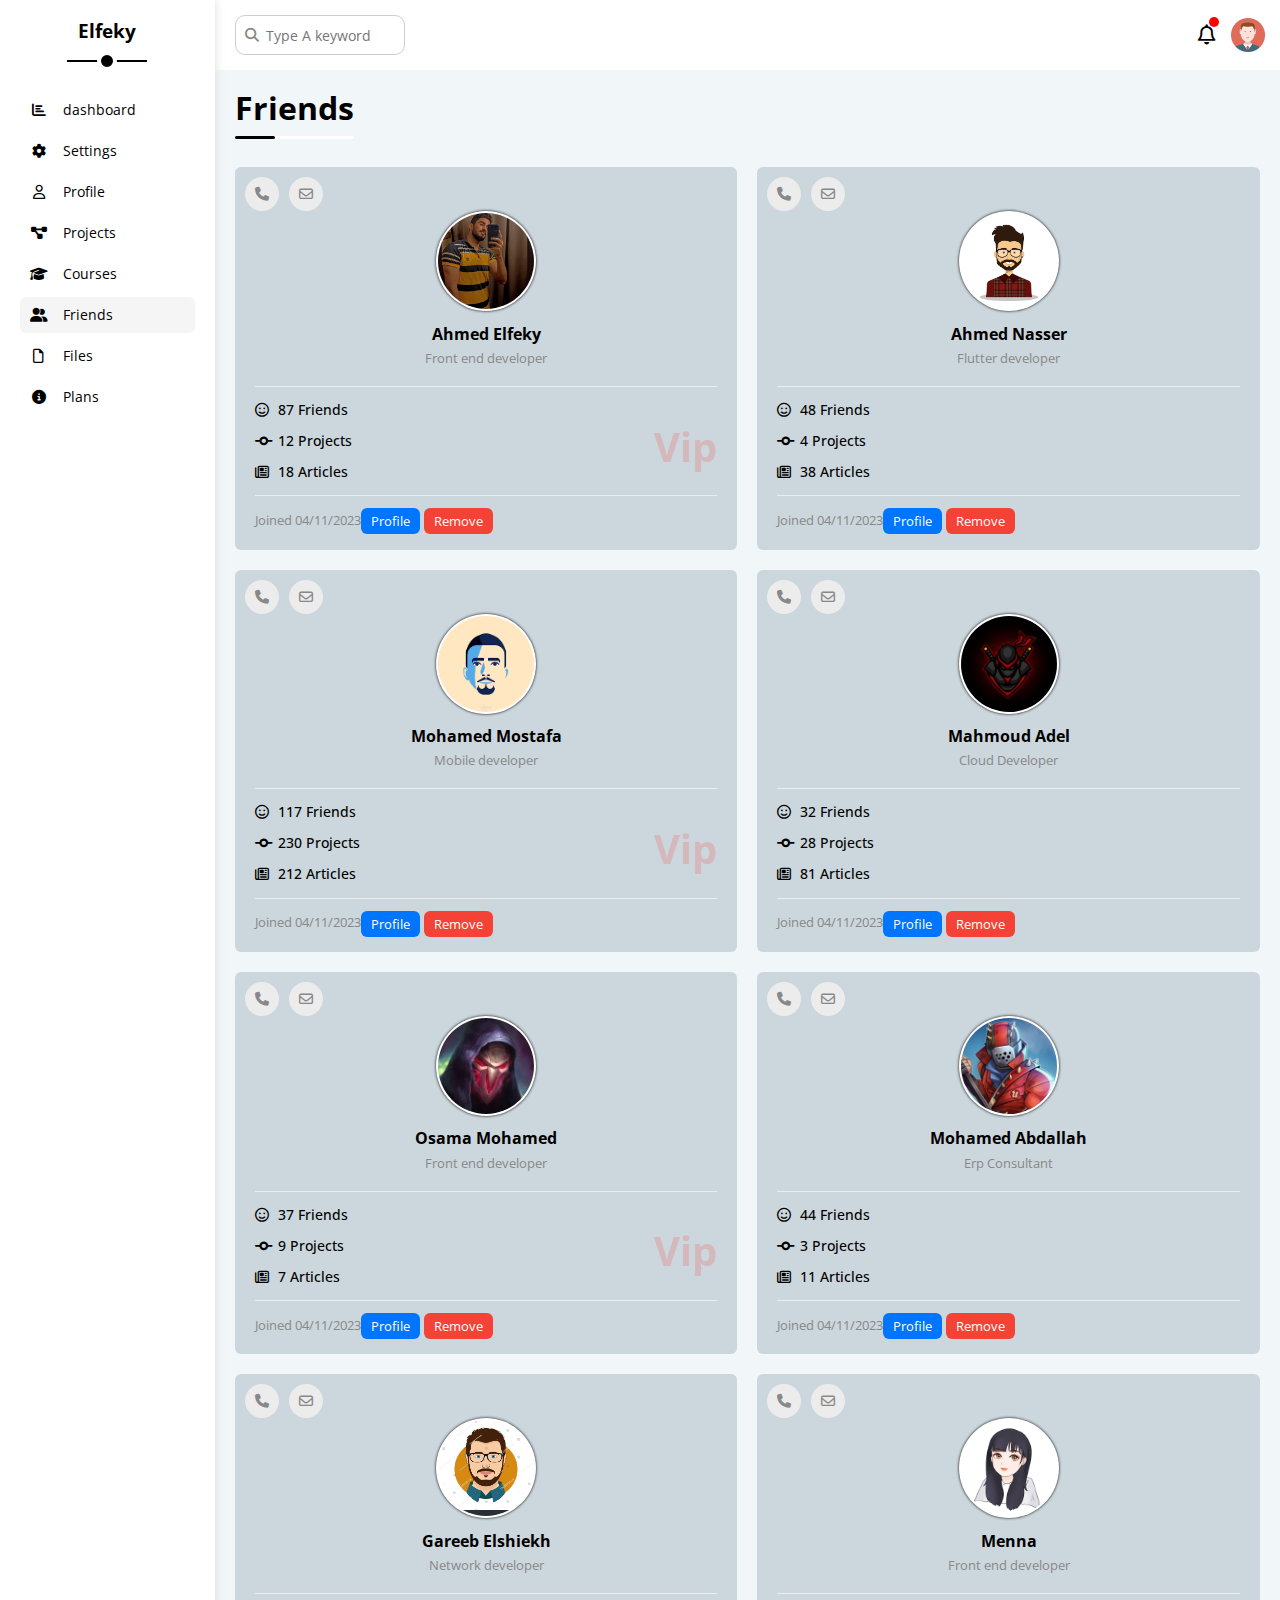
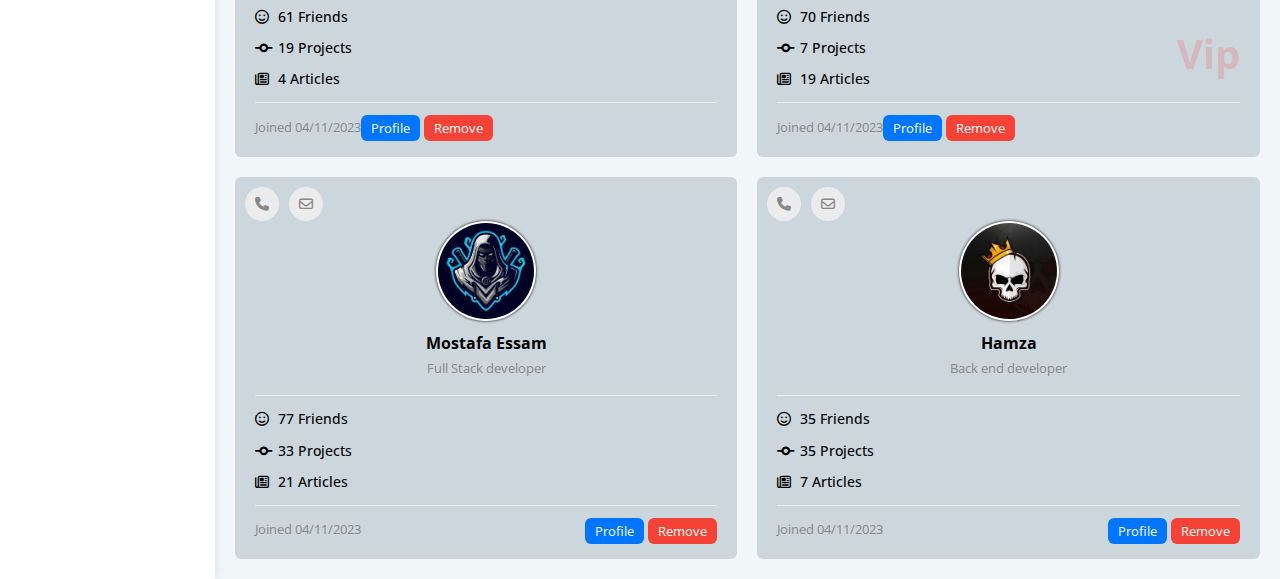
<file: friends.html>
<!DOCTYPE html>
<html lang="en">
<head>
<meta charset="UTF-8">
<meta name="viewport" content="width=device-width, initial-scale=1.0">
<link rel="stylesheet" href="css/all.min.css">
<link rel="stylesheet" href="css/framework.css">
<link rel="stylesheet" href="css/dashboard.css">
<link rel="stylesheet" href="css/Normalize.css">
<!--Font google(open sans)-->
<link rel="preconnect" href="https://fonts.googleapis.com">
<link rel="preconnect" href="https://fonts.gstatic.com" crossorigin>
<link href="https://fonts.googleapis.com/css2?family=Cairo:wght@300;400;500;600;700;800;900;1000&family=Jomhuria&family=Open+Sans:ital,wght@0,300;0,400;0,500;0,600;0,700;0,800;1,300;1,400;1,600;1,700;1,800&family=Quicksand:wght@300;500&family=Red+Hat+Display:ital,wght@0,300;0,500;0,600;1,600;1,800;1,900&family=Roboto:ital,wght@1,100&family=Work+Sans:wght@200;300;400;500;600;700;800&display=swap" rel="stylesheet">
<title>Friends</title>
</head>
<body>
<div class="page d-flex">
    <div class="sidebar bg-white pad-20 pos-relative">
     <h3 class="margin-t text-c pos-relative">Elfeky</h3>
     <ul>
        <li>
            <a href="index.html" class="color-b  font-s pad-10 border-r-6 d-flex align-center">
            <i class="fa-solid fa-chart-bar fa-fw"></i>
            <span class="padd-left">dashboard</span></a>
        </li>
        <li>
          <a href="setting.html" class="color-b  font-s pad-10 border-r-6 d-flex align-center">
            <i class="fa-solid fa-gear fa-fw"></i>
            <span  class="padd-left">Settings</span></a>
        </li>
        <li>
            <a href="profile.html" class="color-b  font-s pad-10 border-r-6 d-flex align-center">
            <i class="fa-regular fa-user fa-fw"></i>
            <span  class="padd-left">Profile</span></a>
        </li>
        <li>
            <a href="projects.html" class="color-b  font-s pad-10 border-r-6 d-flex align-center">
            <i class="fa-solid fa-diagram-project fa-fw"></i>
            <span  class="padd-left">Projects</span>
        </a>
        </li>
        <li>
            <a href="courses.html" class=" color-b  font-s pad-10 border-r-6 d-flex align-center">
            <i class="fa-solid fa-graduation-cap fa-fw"></i>
            <span class="padd-left">Courses</span></a>
        </li>
        <li>
            <a href="friends.html" class="active color-b  font-s pad-10 border-r-6 d-flex align-center">
            <i class="fa-solid fa-user-group fa-fw"></i>
            <span class="padd-left">Friends</span></a>
        </li>
        <li>
            <a href="files.html" class=" color-b  font-s pad-10 border-r-6 d-flex align-center">
            <i class="fa-regular fa-file fa-fw"></i>
            <span class="padd-left">Files</span></a>
        </li>
        <li>
          <a href="plans.html" class=" color-b  font-s pad-10 border-r-6 d-flex align-center">
          <i class="fa-solid fa-circle-info fa-fw"></i>
            <span class="padd-left">Plans</span>
            </a>
        </li>

     </ul>
    </div>
    <div class="content fully-w">
        <div class="header bg-white space-between pad-15 ">
             <div class="input pos-relative ">
                <input type="search" class="border-r-10 pad-10 border-none border-ccc" placeholder="Type A keyword">
            </div>
             <div class="d-flex align-center">
                <span class="notify pos-relative"><i class="fa-regular fa-bell fa-lg "></i></span>
                <img class="ma-left" src="images/avatar.png" alt="">
             </div>
            </div>
            <h1 class="pos-relative">
                Friends
            </h1>
            <div class="friends d-grid gap-20 margin-l-r margin-b-20">
                <!--Start box1-->
             <div class="box1  pad-l-r-10 pad-t-10 border-r-6 pos-relative">
                <div class="icons d-flex align-center gap-10">
                    <span><i class="fa-solid fa-phone bg-ececec pad-10 radius-half color-gray font-s"></i></span>
                    <span><i class="fa-regular fa-envelope bg-ececec pad-10 radius-half color-gray font-s"></i></span>
                    </div>
                    <div class="data-info pad-b-15 text-c ">
                        <img class="radius-half margin-b-10 pad-2 bg-white box-sh" src="images/photo_2023-11-04_00-46-31.jpg" alt="">
                        <h4 class="m-0  margin-b-8">Ahmed Elfeky</h4>
                        <span class="font-s-13 color-gray margin-b-5 d-block">Front end developer</span>
                    </div>
                    <div class="detail-info font-s border-bottom border-top  margin-l-r-10 ">
                        <div class="pad-t-15 pad-b-15">
                            <span><i class="fa-regular fa-face-smile"></i></span>
                            <span class="m-l-5 font-w-500">87 Friends</span>
                        </div>
                        <div class="project pad-b-15 pos-relative d-flex align-center">
                            <i class="fa-solid fa-code-commit"></i>
                            <span class="m-l-5 font-w-500">12 Projects</span>
                        </div>
                          <div class="pad-b-15 ">
                            <span><i class="fa-regular fa-newspaper"></i></span>
                            <span class="m-l-5 font-w-500">18 Articles</span>
                        </div>
                    </div>
                    <div class="final-option pad-t-15  pad-b-20 d-flex align-center margin-l-r-10"> 
                        <span class="color-gray font-s-13 ">Joined 04/11/2023</span>
                       <div class="link-go crs">
                         <a class="color-white btn-shape bg-blue font-s-13" href="profile.html">Profile</a>
                         <span class="color-white bg-red font-s btn-shape font-s-13">Remove</span>
                       </div>
                    </div>
                    <span class="vip">vip</span>
                </div>
                <!--End box1-->
                              <!--Start box1-->
             <div class="box1 bg-white pad-l-r-10 pad-t-10 border-r-6">
                <div class="icons d-flex align-center gap-10">
                    <span><i class="fa-solid fa-phone bg-ececec pad-10 radius-half color-gray font-s"></i></span>
                    <span><i class="fa-regular fa-envelope bg-ececec pad-10 radius-half color-gray font-s"></i></span>
                    </div>
                    <div class="data-info pad-b-15 text-c ">
                        <img class="radius-half margin-b-10 pad-2 bg-white box-sh" src="images/avs.avif" alt="">
                        <h4 class="m-0  margin-b-8">Ahmed Nasser</h4>
                        <span class="font-s-13 color-gray margin-b-5 d-block">Flutter developer</span>
                    </div>
                    <div class="detail-info font-s border-bottom border-top  margin-l-r-10 ">
                        <div class="pad-t-15 pad-b-15">
                            <span><i class="fa-regular fa-face-smile"></i></span>
                            <span class="m-l-5 font-w-500">48 Friends</span>
                        </div>
                        <div class="project pad-b-15 pos-relative d-flex align-center">
                             <i class="fa-solid fa-code-commit"></i>
                            <span class="m-l-5 font-w-500">4 Projects</span>
                        </div>
                          <div class="pad-b-15 ">
                            <span><i class="fa-regular fa-newspaper"></i></span>
                            <span class="m-l-5 font-w-500">38 Articles</span>
                        </div>
                    </div>
                    <div class="final-option pad-t-15  pad-b-20 d-flex align-center margin-l-r-10"> 
                        <span class="color-gray font-s-13 ">Joined 04/11/2023</span>
                       <div class="link-go crs ">
                         <a class="color-white btn-shape bg-blue font-s-13" href="profile.html">Profile</a>
                         <span class="color-white bg-red font-s btn-shape font-s-13">Remove</span>
                       </div>
                    </div>
                </div>
                <!--End box1-->
                              <!--Start box1-->
             <div class="box1 bg-white pad-l-r-10 pad-t-10 border-r-6 pos-relative">
                                    <span class="vip">vip</span>
                <div class="icons d-flex align-center gap-10">
                    <span><i class="fa-solid fa-phone bg-ececec pad-10 radius-half color-gray font-s"></i></span>
                    <span><i class="fa-regular fa-envelope bg-ececec pad-10 radius-half color-gray font-s"></i></span>
                    </div>
                    <div class="data-info pad-b-15 text-c ">
                        <img class="radius-half margin-b-10 pad-2 bg-white box-sh" src="images/images.png" alt="">
                        <h4 class="m-0  margin-b-8">Mohamed Mostafa</h4>
                        <span class="font-s-13 color-gray margin-b-5 d-block"> Mobile developer</span>
                    </div>
                    <div class="detail-info font-s border-bottom border-top  margin-l-r-10 ">
                        <div class="pad-t-15 pad-b-15">
                            <span><i class="fa-regular fa-face-smile"></i></span>
                            <span class="m-l-5 font-w-500">117 Friends</span>
                        </div>
                        <div class="project pad-b-15 pos-relative d-flex align-center">
                             <i class="fa-solid fa-code-commit"></i>
                            <span class="m-l-5 font-w-500">230 Projects</span>
                        </div>
                          <div class="pad-b-15 ">
                            <span><i class="fa-regular fa-newspaper"></i></span>
                            <span class="m-l-5 font-w-500">212 Articles</span>
                        </div>
                    </div>
                    <div class="final-option pad-t-15  pad-b-20 d-flex align-center margin-l-r-10"> 
                        <span class="color-gray font-s-13 ">Joined 04/11/2023</span>
                       <div class="link-go crs">
                         <a class="color-white btn-shape bg-blue font-s-13" href="profile.html">Profile</a>
                         <span class="color-white bg-red font-s btn-shape font-s-13">Remove</span>
                       </div>
                    </div>
                </div>
                <!--End box1-->
                              <!--Start box1-->
             <div class="box1 bg-white pad-l-r-10 pad-t-10 border-r-6">
                <div class="icons d-flex align-center gap-10">
                    <span><i class="fa-solid fa-phone bg-ececec pad-10 radius-half color-gray font-s"></i></span>
                    <span><i class="fa-regular fa-envelope bg-ececec pad-10 radius-half color-gray font-s"></i></span>
                    </div>
                    <div class="data-info pad-b-15 text-c ">
                        <img class="radius-half margin-b-10 pad-2 bg-white box-sh" src="images/friend-04.jpg" alt="">
                        <h4 class="m-0  margin-b-8">Mahmoud Adel</h4>
                        <span class="font-s-13 color-gray margin-b-5 d-block">Cloud Developer</span>
                    </div>
                    <div class="detail-info font-s border-bottom border-top  margin-l-r-10 ">
                        <div class="pad-t-15 pad-b-15">
                            <span><i class="fa-regular fa-face-smile"></i></span>
                            <span class="m-l-5 font-w-500">32 Friends</span>
                        </div>
                        <div class="project pad-b-15 pos-relative d-flex align-center">
                             <i class="fa-solid fa-code-commit"></i>
                            <span class="m-l-5 font-w-500">28 Projects</span>
                        </div>
                          <div class="pad-b-15 ">
                            <span><i class="fa-regular fa-newspaper"></i></span>
                            <span class="m-l-5 font-w-500">81 Articles</span>
                        </div>
                    </div>
                    <div class="final-option pad-t-15  pad-b-20 d-flex align-center margin-l-r-10"> 
                        <span class="color-gray font-s-13 ">Joined 04/11/2023</span>
                       <div class="link-go crs">
                         <a class="color-white btn-shape bg-blue font-s-13" href="profile.html">Profile</a>
                         <span class="color-white bg-red font-s btn-shape font-s-13">Remove</span>
                       </div>
                    </div>
                </div>
                <!--End box1-->
                              <!--Start box1-->
             <div class="box1 bg-white pad-l-r-10 pad-t-10 border-r-6 pos-relative">
                                    <span class="vip">vip</span>
                <div class="icons d-flex align-center gap-10">
                    <span><i class="fa-solid fa-phone bg-ececec pad-10 radius-half color-gray font-s"></i></span>
                    <span><i class="fa-regular fa-envelope bg-ececec pad-10 radius-half color-gray font-s"></i></span>
                    </div>
                    <div class="data-info pad-b-15 text-c ">
                        <img class="radius-half margin-b-10 pad-2 bg-white box-sh" src="images/friend-03.jpg" alt="">
                        <h4 class="m-0  margin-b-8">Osama Mohamed</h4>
                        <span class="font-s-13 color-gray margin-b-5 d-block">Front end developer</span>
                    </div>
                    <div class="detail-info font-s border-bottom border-top  margin-l-r-10 ">
                        <div class="pad-t-15 pad-b-15">
                            <span><i class="fa-regular fa-face-smile"></i></span>
                            <span class="m-l-5 font-w-500">37 Friends</span>
                        </div>
                        <div class="project pad-b-15 pos-relative d-flex align-center">
                             <i class="fa-solid fa-code-commit"></i>
                            <span class="m-l-5 font-w-500">9 Projects</span>
                        </div>
                          <div class="pad-b-15 ">
                            <span><i class="fa-regular fa-newspaper"></i></span>
                            <span class="m-l-5 font-w-500">7 Articles</span>
                        </div>
                    </div>
                    <div class="final-option pad-t-15  pad-b-20 d-flex align-center margin-l-r-10"> 
                        <span class="color-gray font-s-13 ">Joined 04/11/2023</span>
                       <div class="link-go crs">
                         <a class="color-white btn-shape bg-blue font-s-13" href="profile.html">Profile</a>
                         <span class="color-white bg-red font-s btn-shape font-s-13">Remove</span>
                       </div>
                    </div>
                </div>
                <!--End box1-->
                              <!--Start box1-->
             <div class="box1 bg-white pad-l-r-10 pad-t-10 border-r-6">
                <div class="icons d-flex align-center gap-10">
                    <span><i class="fa-solid fa-phone bg-ececec pad-10 radius-half color-gray font-s"></i></span>
                    <span><i class="fa-regular fa-envelope bg-ececec pad-10 radius-half color-gray font-s"></i></span>
                    </div>
                    <div class="data-info pad-b-15 text-c ">
                        <img class="radius-half margin-b-10 pad-2 bg-white box-sh" src="images/friend-01.jpg" alt="">
                        <h4 class="m-0  margin-b-8">Mohamed Abdallah</h4>
                        <span class="font-s-13 color-gray margin-b-5 d-block">Erp Consultant</span>
                    </div>
                    <div class="detail-info font-s border-bottom border-top  margin-l-r-10 ">
                        <div class="pad-t-15 pad-b-15">
                            <span><i class="fa-regular fa-face-smile"></i></span>
                            <span class="m-l-5 font-w-500">44 Friends</span>
                        </div>
                        <div class="project pad-b-15 pos-relative d-flex align-center">
                             <i class="fa-solid fa-code-commit"></i>
                            <span class="m-l-5 font-w-500">3 Projects</span>
                        </div>
                          <div class="pad-b-15 ">
                            <span><i class="fa-regular fa-newspaper"></i></span>
                            <span class="m-l-5 font-w-500">11 Articles</span>
                        </div>
                    </div>
                    <div class="final-option pad-t-15  pad-b-20 d-flex align-center margin-l-r-10"> 
                        <span class="color-gray font-s-13 ">Joined 04/11/2023</span>
                       <div class="link-go crs">
                         <a class="color-white btn-shape bg-blue font-s-13" href="profile.html">Profile</a>
                         <span class="color-white bg-red font-s btn-shape font-s-13">Remove</span>
                       </div>
                    </div>
                </div>
                <!--End box1-->
                              <!--Start box1-->
             <div class="box1 bg-white pad-l-r-10 pad-t-10 border-r-6">
                <div class="icons d-flex align-center gap-10">
                    <span><i class="fa-solid fa-phone bg-ececec pad-10 radius-half color-gray font-s"></i></span>
                    <span><i class="fa-regular fa-envelope bg-ececec pad-10 radius-half color-gray font-s"></i></span>
                    </div>
                    <div class="data-info pad-b-15 text-c ">
                        <img class="radius-half margin-b-10 pad-2 bg-white box-sh" src="images/avv.jpg" alt="">
                        <h4 class="m-0  margin-b-8">Gareeb Elshiekh</h4>
                        <span class="font-s-13 color-gray margin-b-5 d-block">Network developer</span>
                    </div>
                    <div class="detail-info font-s border-bottom border-top  margin-l-r-10 ">
                        <div class="pad-t-15 pad-b-15">
                            <span><i class="fa-regular fa-face-smile"></i></span>
                            <span class="m-l-5 font-w-500">61 Friends</span>
                        </div>
                        <div class="project pad-b-15 pos-relative d-flex align-center">
                             <i class="fa-solid fa-code-commit"></i>
                            <span class="m-l-5 font-w-500">19 Projects</span>
                        </div>
                          <div class="pad-b-15 ">
                            <span><i class="fa-regular fa-newspaper"></i></span>
                            <span class="m-l-5 font-w-500">4 Articles</span>
                        </div>
                    </div>
                    <div class="final-option pad-t-15  pad-b-20 d-flex align-center margin-l-r-10"> 
                        <span class="color-gray font-s-13 ">Joined 04/11/2023</span>
                       <div class="link-go crs">
                         <a class="color-white btn-shape bg-blue font-s-13" href="profile.html">Profile</a>
                         <span class="color-white bg-red font-s btn-shape font-s-13">Remove</span>
                       </div>
                    </div>
                </div>
                <!--End box1-->
                              <!--Start box1-->
             <div class="box1 bg-white pad-l-r-10 pad-t-10 border-r-6 pos-relative">
                <span class="vip">vip</span>
                <div class="icons d-flex align-center gap-10">
                    <span><i class="fa-solid fa-phone bg-ececec pad-10 radius-half color-gray font-s"></i></span>
                    <span><i class="fa-regular fa-envelope bg-ececec pad-10 radius-half color-gray font-s"></i></span>
                    </div>
                    <div class="data-info pad-b-15 text-c ">
                        <img class="radius-half margin-b-10 pad-2 bg-white box-sh" src="images/Avatarr.png" alt="">
                        <h4 class="m-0  margin-b-8">Menna</h4>
                        <span class="font-s-13 color-gray margin-b-5 d-block">Front end developer</span>
                    </div>
                    <div class="detail-info font-s border-bottom border-top  margin-l-r-10 ">
                        <div class="pad-t-15 pad-b-15">
                            <span><i class="fa-regular fa-face-smile"></i></span>
                            <span class="m-l-5 font-w-500">70 Friends</span>
                        </div>
                        <div class="project pad-b-15 pos-relative d-flex align-center">
                             <i class="fa-solid fa-code-commit"></i>
                            <span class="m-l-5 font-w-500">7 Projects</span>
                        </div>
                          <div class="pad-b-15 ">
                            <span><i class="fa-regular fa-newspaper"></i></span>
                            <span class="m-l-5 font-w-500">19 Articles</span>
                        </div>
                    </div>
                    <div class="final-option pad-t-15  pad-b-20 d-flex align-center margin-l-r-10"> 
                        <span class="color-gray font-s-13 ">Joined 04/11/2023</span>
                       <div class="link-go crs">
                         <a class="color-white btn-shape bg-blue font-s-13" href="profile.html">Profile</a>
                         <span class="color-white bg-red font-s btn-shape font-s-13">Remove</span>
                       </div>
                    </div>
                </div>
                <!--End box1-->
                              <!--Start box1-->
             <div class="box1 bg-white pad-l-r-10 pad-t-10 border-r-6">
                <div class="icons d-flex align-center gap-10">
                    <span><i class="fa-solid fa-phone bg-ececec pad-10 radius-half color-gray font-s"></i></span>
                    <span><i class="fa-regular fa-envelope bg-ececec pad-10 radius-half color-gray font-s"></i></span>
                    </div>
                    <div class="data-info pad-b-15 text-c ">
                        <img class="radius-half margin-b-10 pad-2 bg-white box-sh" src="images/friend-02.jpg">
                        <h4 class="m-0  margin-b-8">Mostafa Essam</h4>
                        <span class="font-s-13 color-gray margin-b-5 d-block">Full Stack developer</span>
                    </div>
                    <div class="detail-info font-s border-bottom border-top  margin-l-r-10 ">
                        <div class="pad-t-15 pad-b-15">
                            <span><i class="fa-regular fa-face-smile"></i></span>
                            <span class="m-l-5 font-w-500">77 Friends</span>
                        </div>
                        <div class="project pad-b-15 pos-relative d-flex align-center">
                             <i class="fa-solid fa-code-commit"></i>
                            <span class="m-l-5 font-w-500">33 Projects</span>
                        </div>
                          <div class="pad-b-15 ">
                            <span><i class="fa-regular fa-newspaper"></i></span>
                            <span class="m-l-5 font-w-500">21 Articles</span>
                        </div>
                    </div>
                    <div class="final-option pad-t-15  pad-b-20 justify-space-btw align-center margin-l-r-10"> 
                        <span class="color-gray font-s-13 ">Joined 04/11/2023</span>
                       <div class="link-go crs">
                         <a class="color-white btn-shape bg-blue font-s-13" href="profile.html">Profile</a>
                         <span class="color-white bg-red font-s btn-shape font-s-13">Remove</span>
                       </div>
                    </div>
                </div>
                <!--End box1-->
                              <!--Start box1-->
             <div class="box1 bg-white pad-l-r-10 pad-t-10 border-r-6">
                <div class="icons d-flex align-center gap-10">
                    <span><i class="fa-solid fa-phone bg-ececec pad-10 radius-half color-gray font-s"></i></span>
                    <span><i class="fa-regular fa-envelope bg-ececec pad-10 radius-half color-gray font-s"></i></span>
                    </div>
                    <div class="data-info pad-b-15 text-c ">
                        <img class="radius-half margin-b-10 pad-2 bg-white box-sh" src="images/friend-05.jpg" alt="">
                        <h4 class="m-0  margin-b-8">Hamza</h4>
                        <span class="font-s-13 color-gray margin-b-5 d-block">Back end developer</span>
                    </div>
                    <div class="detail-info font-s border-bottom border-top  margin-l-r-10 ">
                        <div class="pad-t-15 pad-b-15">
                            <span><i class="fa-regular fa-face-smile"></i></span>
                            <span class="m-l-5 font-w-500">35 Friends</span>
                        </div>
                        <div class="project pad-b-15 pos-relative d-flex align-center">
                             <i class="fa-solid fa-code-commit"></i>
                            <span class="m-l-5 font-w-500">35 Projects</span>
                        </div>
                          <div class="pad-b-15 ">
                            <span><i class="fa-regular fa-newspaper"></i></span>
                            <span class="m-l-5 font-w-500">7 Articles</span>
                        </div>
                    </div>
                    <div class="final-option pad-t-15  pad-b-20 justify-space-btw align-center margin-l-r-10"> 
                        <span class="color-gray font-s-13 ">Joined 04/11/2023</span>
                       <div class="link-go crs">
                         <a class="color-white btn-shape bg-blue font-s-13" href="profile.html">Profile</a>
                         <span class="color-white bg-red font-s btn-shape font-s-13">Remove</span>
                       </div>
                    </div>
                </div>
                <!--End box1-->
             </div>
            </div>
            </div>
</body>
</html>
</file>
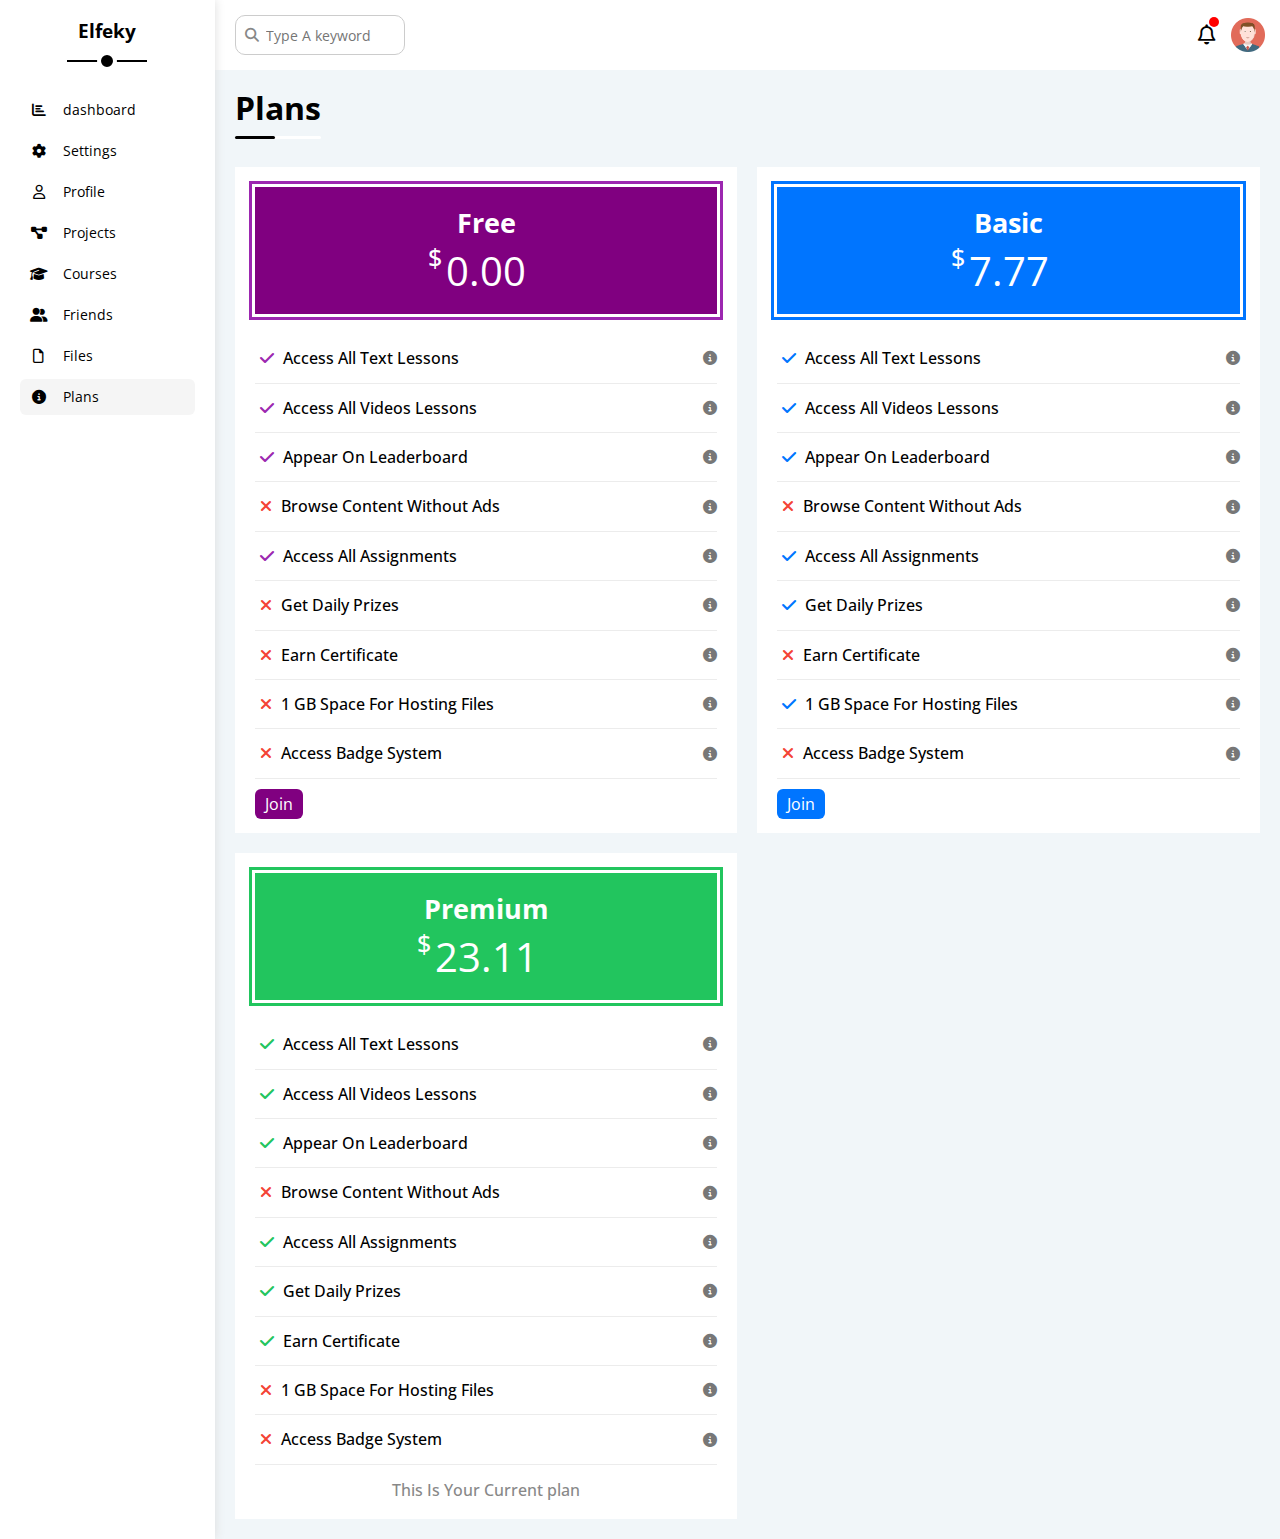
<file: plans.html>
<!DOCTYPE html>
<html lang="en">
<head>
<meta charset="UTF-8">
<meta name="viewport" content="width=device-width, initial-scale=1.0">
<link rel="stylesheet" href="css/all.min.css">
<link rel="stylesheet" href="css/framework.css">
<link rel="stylesheet" href="css/dashboard.css">
<link rel="stylesheet" href="css/Normalize.css">
<!--Font google(open sans)-->
<link rel="preconnect" href="https://fonts.googleapis.com">
<link rel="preconnect" href="https://fonts.gstatic.com" crossorigin>
<link href="https://fonts.googleapis.com/css2?family=Cairo:wght@300;400;500;600;700;800;900;1000&family=Jomhuria&family=Open+Sans:ital,wght@0,300;0,400;0,500;0,600;0,700;0,800;1,300;1,400;1,600;1,700;1,800&family=Quicksand:wght@300;500&family=Red+Hat+Display:ital,wght@0,300;0,500;0,600;1,600;1,800;1,900&family=Roboto:ital,wght@1,100&family=Work+Sans:wght@200;300;400;500;600;700;800&display=swap" rel="stylesheet">
<title>Plans</title>
</head>
<body>
<div class="page d-flex">
    <div class="sidebar bg-white pad-20 pos-relative">
     <h3 class="margin-t text-c pos-relative">Elfeky</h3>
     <ul>
        <li>
            <a href="index.html" class="color-b  font-s pad-10 border-r-6 d-flex align-center">
            <i class="fa-solid fa-chart-bar fa-fw"></i>
            <span class="padd-left">dashboard</span></a>
        </li>
        <li>
          <a href="setting.html" class="color-b  font-s pad-10 border-r-6 d-flex align-center">
            <i class="fa-solid fa-gear fa-fw"></i>
            <span  class="padd-left">Settings</span></a>
        </li>
        <li>
            <a href="profile.html" class="color-b  font-s pad-10 border-r-6 d-flex align-center">
            <i class="fa-regular fa-user fa-fw"></i>
            <span  class="padd-left">Profile</span></a>
        </li>
        <li>
            <a href="projects.html" class="color-b  font-s pad-10 border-r-6 d-flex align-center">
            <i class="fa-solid fa-diagram-project fa-fw"></i>
            <span  class="padd-left">Projects</span>
        </a>
        </li>
        <li>
            <a href="courses.html" class=" color-b  font-s pad-10 border-r-6 d-flex align-center">
            <i class="fa-solid fa-graduation-cap fa-fw"></i>
            <span class="padd-left">Courses</span></a>
        </li>
        <li>
            <a href="friends.html" class="color-b font-s pad-10 border-r-6 d-flex align-center">
            <i class="fa-solid fa-user-group fa-fw"></i>
            <span class="padd-left">Friends</span></a>
        </li>
        <li>
            <a href="files.html" class="color-b  font-s pad-10 border-r-6 d-flex align-center">
            <i class="fa-regular fa-file fa-fw"></i>
            <span class="padd-left">Files</span></a>
        </li>
        <li>
          <a href="plans.html" class="active color-b  font-s pad-10 border-r-6 d-flex align-center">
          <i class="fa-solid fa-circle-info fa-fw"></i>
            <span class="padd-left">Plans</span>
            </a>
        </li>

     </ul>
    </div>
    <div class="content fully-w">
        <div class="header bg-white space-between pad-15 ">
             <div class="input pos-relative ">
                <input type="search" class="border-r-10 pad-10 border-none border-ccc" placeholder="Type A keyword">
            </div>
             <div class="d-flex align-center">
                <span class="notify pos-relative"><i class="fa-regular fa-bell fa-lg "></i></span>
                <img class="ma-left" src="images/avatar.png" alt="">
             </div>
            </div>
            <h1 class="pos-relative">
                Plans
            </h1>
            <div class="plans d-grid gap-20">
                <div class="box1 bg-white pad-20 pos-relative">
                 <div class="title bg-purple text-c color-white pad-20 pos-relative margin-b-20">
                    <div class="font-25 font-w margin-b-10 pos-relative">Free</div>
                    <span class="font-40 pos-relative" data-attr="$">0.00</span>
                 </div>
                 <ul class="font-w-500">
                    <li class="pad-15 border-bottom pos-relative">
                        <i class="fa-solid fa-check purple-color"></i>
                        <span>Access All Text Lessons</span>
                    </li>
                    <li class="pad-15 border-bottom pos-relative">
                        <i class="fa-solid fa-check purple-color"></i>
                        <span>Access All Videos Lessons</span>
                    </li>
                    <li class="pad-15 border-bottom pos-relative">
                        <i class="fa-solid fa-check purple-color"></i>
                        <span>Appear On Leaderboard</span>
                    </li>
                    <li class="pad-15 border-bottom pos-relative">
                        <i class="fa-solid fa-xmark red-color"></i>
                        <span>Browse Content Without Ads</span>
                    </li>
                    <li class="pad-15 border-bottom pos-relative">
                        <i class="fa-solid fa-check purple-color"></i>
                        <span>Access All Assignments</span>
                    </li>
                    <li class="pad-15 border-bottom pos-relative">
                        <i class="fa-solid fa-xmark red-color"></i>
                        <span>Get Daily Prizes</span>
                    </li>
                    <li class="pad-15 border-bottom pos-relative">
                        <i class="fa-solid fa-xmark red-color"></i>
                        <span>Earn Certificate</span>
                    </li>
                    <li class="pad-15 border-bottom pos-relative">
                        <i class="fa-solid fa-xmark red-color"></i>
                        <span>1 GB Space For Hosting Files</span>
                    </li>
                    <li class="pad-15 border-bottom pos-relative">
                        <i class="fa-solid fa-xmark red-color"></i>
                        <span>Access Badge System</span>
                    </li>
                 </ul>
                 <a href="#" class="color-white btn-shape bg-purple">Join</a>
                </div>
                <div class="box1 bg-white pad-20 pos-relative">
                 <div class="title bg-blue text-c color-white pad-20 pos-relative margin-b-20">
                    <div class="font-25 font-w margin-b-10 pos-relative">Basic</div>
                    <span class="font-40 pos-relative" data-attr="$">7.77</span>
                 </div>
                 <ul class="font-w-500">
                    <li class="pad-15 border-bottom pos-relative">
                        <i class="fa-solid fa-check blue-color"></i>
                        <span>Access All Text Lessons</span>
                    </li>
                    <li class="pad-15 border-bottom pos-relative">
                        <i class="fa-solid fa-check blue-color"></i>
                        <span>Access All Videos Lessons</span>
                    </li>
                    <li class="pad-15 border-bottom pos-relative">
                        <i class="fa-solid fa-check blue-color"></i>
                        <span>Appear On Leaderboard</span>
                    </li>
                    <li class="pad-15 border-bottom pos-relative">
                        <i class="fa-solid fa-xmark red-color"></i>
                        <span>Browse Content Without Ads</span>
                    </li>
                    <li class="pad-15 border-bottom pos-relative">
                        <i class="fa-solid fa-check blue-color"></i>
                        <span>Access All Assignments</span>
                    </li>
                    <li class="pad-15 border-bottom pos-relative">
                       <i class="fa-solid fa-check blue-color"></i>
                        <span>Get Daily Prizes</span>
                    </li>
                    <li class="pad-15 border-bottom pos-relative">
                        <i class="fa-solid fa-xmark red-color"></i>
                        <span>Earn Certificate</span>
                    </li>
                    <li class="pad-15 border-bottom pos-relative">
                     <i class="fa-solid fa-check blue-color"></i>
                        <span>1 GB Space For Hosting Files</span>
                    </li>
                    <li class="pad-15 border-bottom pos-relative">
                        <i class="fa-solid fa-xmark red-color"></i>
                        <span>Access Badge System</span>
                    </li>
                 </ul>
                 <a href="#" class="color-white btn-shape bg-blue">Join</a>
                </div>
                <div class="box1 bg-white pad-20 pos-relative">
                 <div class="title bg-green text-c color-white pad-20 pos-relative margin-b-20">
                    <div class="font-25 font-w margin-b-10 pos-relative">Premium</div>
                    <span class="font-40 pos-relative" data-attr="$">23.11</span>
                 </div>
                 <ul class="font-w-500">
                    <li class="pad-15 border-bottom pos-relative">
                        <i class="fa-solid fa-check green-color"></i>
                        <span>Access All Text Lessons</span>
                    </li>
                    <li class="pad-15 border-bottom pos-relative">
                        <i class="fa-solid fa-check green-color"></i>
                        <span>Access All Videos Lessons</span>
                    </li>
                    <li class="pad-15 border-bottom pos-relative">
                        <i class="fa-solid fa-check green-color"></i>
                        <span>Appear On Leaderboard</span>
                    </li>
                    <li class="pad-15 border-bottom pos-relative">
                        <i class="fa-solid fa-xmark red-color"></i>
                        <span>Browse Content Without Ads</span>
                    </li>
                    <li class="pad-15 border-bottom pos-relative">
                        <i class="fa-solid fa-check green-color"></i>
                        <span>Access All Assignments</span>
                    </li>
                    <li class="pad-15 border-bottom pos-relative">
                        <i class="fa-solid fa-check green-color"></i>
                        <span>Get Daily Prizes</span>
                    </li>
                    <li class="pad-15 border-bottom pos-relative">
                         <i class="fa-solid fa-check green-color"></i>
                        <span>Earn Certificate</span>
                    </li>
                    <li class="pad-15 border-bottom pos-relative">
                     <i class="fa-solid fa-xmark red-color"></i>
                        <span>1 GB Space For Hosting Files</span>
                    </li>
                    <li class="pad-15 border-bottom pos-relative">
                        <i class="fa-solid fa-xmark red-color"></i>
                        <span>Access Badge System</span>
                    </li>
                 </ul>
                <p class="color-gray w-fit margin-auto font-w-500 m-0">This Is Your Current plan</p>
                </div>
            </div>

            </div>
            </div>
</body>
</html>
</file>
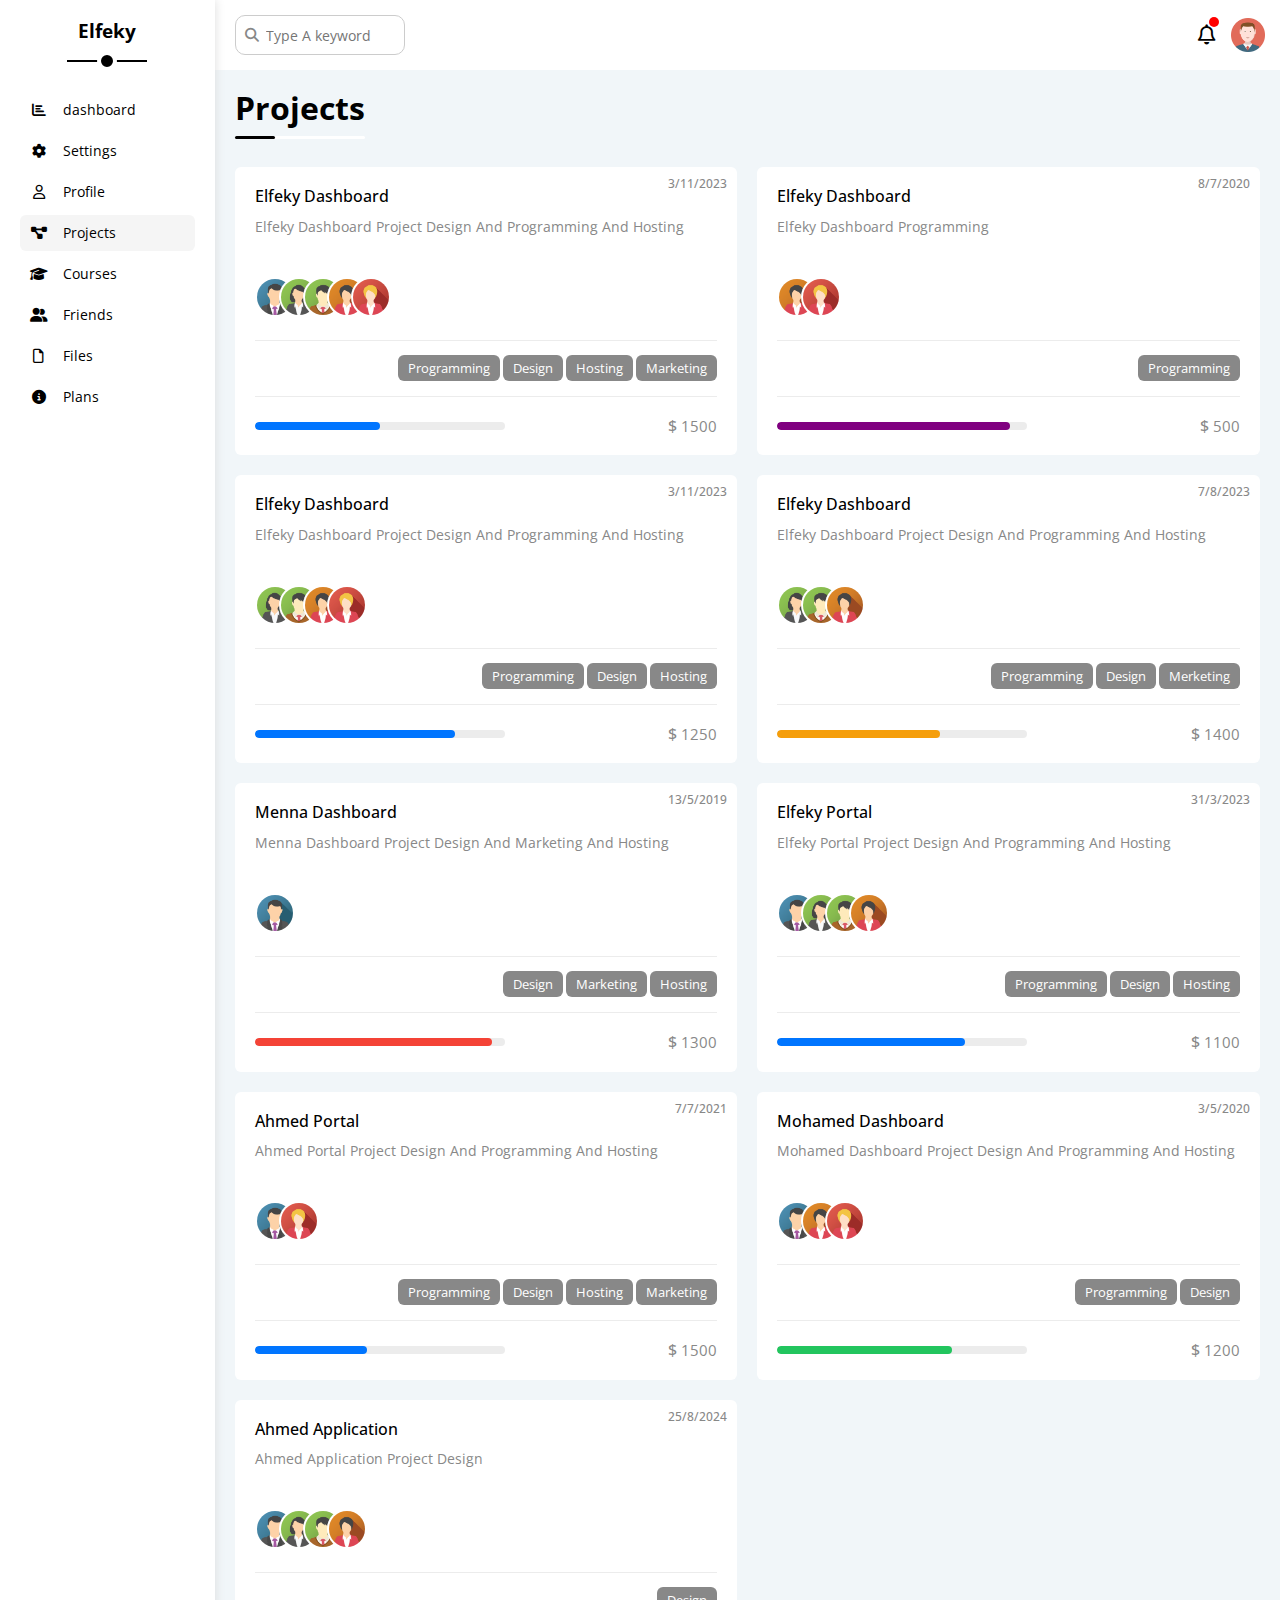
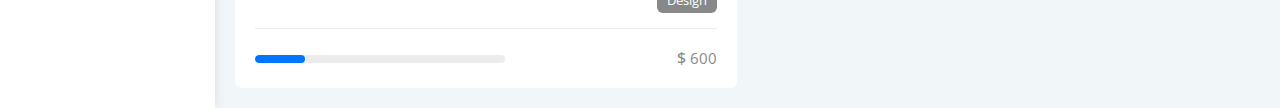
<file: projects.html>
<!DOCTYPE html>
<html lang="en">
<head>
<meta charset="UTF-8">
<meta name="viewport" content="width=device-width, initial-scale=1.0">
<link rel="stylesheet" href="css/all.min.css">
<link rel="stylesheet" href="css/framework.css">
<link rel="stylesheet" href="css/dashboard.css">
<link rel="stylesheet" href="css/Normalize.css">
<!--Font google(open sans)-->
<link rel="preconnect" href="https://fonts.googleapis.com">
<link rel="preconnect" href="https://fonts.gstatic.com" crossorigin>
<link href="https://fonts.googleapis.com/css2?family=Cairo:wght@300;400;500;600;700;800;900;1000&family=Jomhuria&family=Open+Sans:ital,wght@0,300;0,400;0,500;0,600;0,700;0,800;1,300;1,400;1,600;1,700;1,800&family=Quicksand:wght@300;500&family=Red+Hat+Display:ital,wght@0,300;0,500;0,600;1,600;1,800;1,900&family=Roboto:ital,wght@1,100&family=Work+Sans:wght@200;300;400;500;600;700;800&display=swap" rel="stylesheet">
<title>Projects</title>
</head>
<body>
<div class="page d-flex">
    <div class="sidebar bg-white pad-20 pos-relative">
     <h3 class="margin-t text-c pos-relative">Elfeky</h3>
     <ul>
        <li>
            <a href="index.html" class="color-b  font-s pad-10 border-r-6 d-flex align-center">
            <i class="fa-solid fa-chart-bar fa-fw"></i>
            <span class="padd-left">dashboard</span></a>
        </li>
        <li>
          <a href="setting.html" class="color-b  font-s pad-10 border-r-6 d-flex align-center">
            <i class="fa-solid fa-gear fa-fw"></i>
            <span  class="padd-left">Settings</span></a>
        </li>
        <li>
            <a href="profile.html" class="color-b  font-s pad-10 border-r-6 d-flex align-center">
            <i class="fa-regular fa-user fa-fw"></i>
            <span  class="padd-left">Profile</span></a>
        </li>
        <li>
            <a href="projects.html" class="active color-b  font-s pad-10 border-r-6 d-flex align-center">
            <i class="fa-solid fa-diagram-project fa-fw"></i>
            <span  class="padd-left">Projects</span>
        </a>
        </li>
        <li>
            <a href="courses.html" class="  color-b  font-s pad-10 border-r-6 d-flex align-center">
            <i class="fa-solid fa-graduation-cap fa-fw"></i>
            <span class="padd-left">Courses</span></a>
        </li>
        <li>
            <a href="friends.html" class="  color-b  font-s pad-10 border-r-6 d-flex align-center">
            <i class="fa-solid fa-user-group fa-fw"></i>
            <span class="padd-left">Friends</span></a>
        </li>
        <li>
            <a href="files.html" class=" color-b  font-s pad-10 border-r-6 d-flex align-center">
            <i class="fa-regular fa-file fa-fw"></i>
            <span class="padd-left">Files</span></a>
        </li>
        <li>
          <a href="plans.html" class=" color-b  font-s pad-10 border-r-6 d-flex align-center">
          <i class="fa-solid fa-circle-info fa-fw"></i>
            <span class="padd-left">Plans</span>
            </a>
        </li>

     </ul>
    </div>
    <div class="content fully-w">
        <div class="header bg-white space-between pad-15 ">
             <div class="input pos-relative ">
                <input type="search" class="border-r-10 pad-10 border-none border-ccc" placeholder="Type A keyword">
            </div>
             <div class="d-flex align-center">
                <span class="notify pos-relative"><i class="fa-regular fa-bell fa-lg "></i></span>
                <img class="ma-left" src="images/avatar.png" alt="">
             </div>
            </div>
            <h1 class="pos-relative">
                Projects
            </h1>
            <!--start Projects-->
              <div class="projects d-grid gap-20 margin-l-r">
                <!--start box1-->
                <div class="box1 bg-white pad-20 border-r-6 pos-relative">
                    <span class=" date color-gray font-w-500">3/11/2023</span>
                    <div class="data">
                        <h3 class="font-w-500 font-s-16 m-0 margin-b-10">Elfeky Dashboard</h3>
                        <span class="color-gray font-s">Elfeky Dashboard Project Design And Programming And Hosting </span>
                    </div>
                    <div class="images margin-t-20 border-bottom">
                        <a href="#"><img class="radius-half" src="images/team-01.png" alt=""></a>
                        <a href="#"><img class="radius-half" src="images/team-02.png" alt=""></a>
                        <a href="#"><img class="radius-half" src="images/team-03.png" alt=""></a>
                        <a href="#"><img class="radius-half" src="images/team-04.png" alt=""></a>
                        <a href="#"><img class="radius-half" src="images/team-05.png" alt=""></a>
                    </div>
                    <div class="material pad-b-20 pad-t-20 font-s-13 text-r border-bottom">
                        <span class="btn-shape bg-gray color-white ">Programming</span>
                        <span class="btn-shape bg-gray color-white ">Design</span>
                        <span class="btn-shape bg-gray color-white ">Hosting</span>
                        <span class="btn-shape bg-gray color-white ">Marketing</span>
                    </div>
                    <div class="result-money pad-t-20  space-between">
                        <div class="progress ov-h border-r-6">
                            <span class="border-r-6 bg-blue" style="width:50%"></span>
                        </div>
                        <span class="color-gray font-s-15">$ 1500</span>
                    </div>
                </div>
                <!--End box1-->
                      <!--start box1-->
                <div class="box1 bg-white border-r-6 pad-20 pos-relative">
                    <span class=" date color-gray font-w-500">8/7/2020</span>
                    <div class="data">
                        <h3 class="font-w-500 font-s-16 m-0 margin-b-10">Elfeky Dashboard</h3>
                        <span class="color-gray font-s">Elfeky Dashboard Programming </span>
                    </div>
                    <div class="images margin-t-20 border-bottom">
                           <a href="#"><img class="radius-half" src="images/team-04.png" alt=""></a>
                        <a href="#"><img class="radius-half" src="images/team-05.png" alt=""></a>
                    </div>
                    <div class="material pad-b-20 pad-t-20 font-s-13 text-r border-bottom">
                        <span class="btn-shape bg-gray color-white ">Programming</span>
                    </div>
                    <div class="result-money pad-t-20  space-between">
                        <div class="progress ov-h border-r-6">
                            <span class="border-r-6 bg-purple" style="width:93%"></span>
                        </div>
                        <span class="color-gray font-s-15">$ 500</span>
                    </div>
                </div>
                <!--End box1-->
                      <!--start box1-->
                <div class="box1 bg-white pad-20 border-r-6 pos-relative">
                    <span class=" date color-gray font-w-500">3/11/2023</span>
                    <div class="data">
                        <h3 class="font-w-500 font-s-16 m-0 margin-b-10">Elfeky Dashboard</h3>
                        <span class="color-gray font-s">Elfeky Dashboard Project Design And Programming And Hosting</span>
                    </div>
                    <div class="images margin-t-20 border-bottom">
                        <a href="#"><img class="radius-half" src="images/team-02.png" alt=""></a>
                        <a href="#"><img class="radius-half" src="images/team-03.png" alt=""></a>
                        <a    href="#"><img class="radius-half" src="images/team-04.png" alt=""></a>
                        <a href="#"><img class="radius-half" src="images/team-05.png" alt=""></a>
                    </div>
                    <div class="material pad-b-20 pad-t-20 font-s-13 text-r border-bottom">
                        <span class="btn-shape bg-gray color-white ">Programming</span>
                        <span class="btn-shape bg-gray color-white ">Design</span>
                        <span class="btn-shape bg-gray color-white ">Hosting</span>
                    </div>
                    <div class="result-money pad-t-20 space-between">
                        <div class="progress ov-h border-r-6">
                            <span class="border-r-6 bg-blue" style="width:80%"></span>
                        </div>
                        <span class="color-gray font-s-15">$ 1250</span>
                    </div>
                </div>
                <!--End box1-->
                      <!--start box1-->
                <div class="box1 bg-white pad-20 border-r-6 pos-relative">
                    <span class=" date color-gray font-w-500">7/8/2023</span>
                    <div class="data">
                        <h3 class="font-w-500 font-s-16 m-0 margin-b-10">Elfeky Dashboard</h3>
                        <span class="color-gray font-s">Elfeky Dashboard Project Design And Programming And Hosting</span>
                    </div>
                    <div class="images margin-t-20 border-bottom">
                        <a href="#"><img class="radius-half" src="images/team-02.png" alt=""></a>
                        <a href="#"><img class="radius-half" src="images/team-03.png" alt=""></a>
                        <a href="#"><img class="radius-half" src="images/team-04.png" alt=""></a>
                    </div>
                    <div class="material pad-b-20 pad-t-20 font-s-13 text-r border-bottom">
                        <span class="btn-shape bg-gray color-white ">Programming</span>
                        <span class="btn-shape bg-gray color-white ">Design</span>
                        <span class="btn-shape bg-gray color-white ">Merketing</span>
                    </div>
                    <div class="result-money pad-t-20 space-between">
                        <div class="progress ov-h border-r-6">
                            <span class="border-r-6 bg-orange" style="width:65%"></span>
                        </div>
                        <span class="color-gray font-s-15">$ 1400</span>
                    </div>
                </div>
                <!--End box1-->
                      <!--start box1-->
                <div class="box1 bg-white pad-20 border-r-6 pos-relative">
                    <span class=" date color-gray font-w-500">13/5/2019</span>
                    <div class="data">
                        <h3 class="font-w-500 font-s-16 m-0 margin-b-10">Menna Dashboard</h3>
                        <span class="color-gray font-s">Menna Dashboard Project Design And Marketing And Hosting</span>
                    </div>
                    <div class="images  margin-t-20 border-bottom">
                   <a href="#"><img class="radius-half" src="images/team-01.png" alt=""></a>
                    </div>
                    <div class="material pad-b-20 pad-t-20 font-s-13 text-r border-bottom">
                        <span class="btn-shape bg-gray color-white ">Design</span>
                        <span class="btn-shape bg-gray color-white ">Marketing</span>
                        <span class="btn-shape bg-gray color-white ">Hosting</span>
                    </div>
                    <div class="result-money pad-t-20 space-between">
                        <div class="progress ov-h border-r-6">
                            <span class="border-r-6 bg-red" style="width:95%"></span>
                        </div>
                        <span class="color-gray font-s-15">$ 1300</span>
                    </div>
                </div>
                <!--End box1-->
                      <!--start box1-->
                <div class="box1 bg-white pad-20 border-r-6 pos-relative">
                    <span class=" date color-gray font-w-500">31/3/2023</span>
                    <div class="data">
                        <h3 class="font-w-500 font-s-16 m-0 margin-b-10">Elfeky Portal</h3>
                        <span class="color-gray font-s">Elfeky Portal Project Design And Programming And Hosting</span>
                    </div>
                    <div class="images  margin-t-20 border-bottom">
                         <a href="#"><img class="radius-half" src="images/team-01.png" alt=""></a>
                        <a href="#"><img class="radius-half" src="images/team-02.png" alt=""></a>
                        <a href="#"><img class="radius-half" src="images/team-03.png" alt=""></a>
                        <a href="#"><img class="radius-half" src="images/team-04.png" alt=""></a>
                    </div>
                    <div class="material pad-b-20 pad-t-20 font-s-13 text-r border-bottom">
                        <span class="btn-shape bg-gray color-white ">Programming</span>
                        <span class="btn-shape bg-gray color-white ">Design</span>
                        <span class="btn-shape bg-gray color-white ">Hosting</span>
                    </div>
                    <div class="result-money pad-t-20 space-between">
                        <div class="progress ov-h border-r-6">
                            <span class="border-r-6 bg-blue" style="width:75%"></span>
                        </div>
                        <span class="color-gray font-s-15">$ 1100</span>
                    </div>
                </div>
                <!--End box1-->
                      <!--start box1-->
                <div class="box1 bg-white pad-20 border-r-6 pos-relative">
                    <span class=" date color-gray font-w-500">7/7/2021</span>
                    <div class="data">
                        <h3 class="font-w-500 font-s-16 m-0 margin-b-10">Ahmed Portal</h3>
                        <span class="color-gray font-s">Ahmed Portal Project Design And Programming And Hosting</span>
                    </div>
                    <div class="images margin-t-20 border-bottom">
                         <a href="#"><img class="radius-half" src="images/team-01.png" alt=""></a>
                 <a href="#"><img class="radius-half" src="images/team-05.png" alt=""></a>                    </div>
                    <div class="material pad-b-20 pad-t-20 font-s-13 text-r border-bottom">
                        <span class="btn-shape bg-gray color-white ">Programming</span>
                        <span class="btn-shape bg-gray color-white ">Design</span>
                        <span class="btn-shape bg-gray color-white ">Hosting</span>
                        <span class="btn-shape bg-gray color-white ">Marketing</span>
                    </div>
                    <div class="result-money pad-t-20 space-between">
                        <div class="progress ov-h border-r-6">
                            <span class="border-r-6 bg-blue" style="width:45%"></span>
                        </div>
                        <span class="color-gray font-s-15">$ 1500</span>
                    </div>
                </div>
                <!--End box1-->
                      <!--start box1-->
                <div class="box1 bg-white pad-20 border-r-6 pos-relative">
                    <span class=" date color-gray font-w-500">3/5/2020</span>
                    <div class="data">
                        <h3 class="font-w-500 font-s-16 m-0 margin-b-10">Mohamed Dashboard</h3>
                        <span class="color-gray font-s">Mohamed Dashboard Project Design And Programming And Hosting</span>
                    </div>
                    <div class="images margin-t-20 border-bottom">
                         <a href="#"><img class="radius-half" src="images/team-01.png" alt=""></a>
                         <a href="#"><img class="radius-half" src="images/team-04.png" alt=""></a>
                         <a href="#"><img class="radius-half" src="images/team-05.png" alt=""></a>
                    </div>
                    <div class="material pad-b-20 pad-t-20 font-s-13 text-r border-bottom">
                        <span class="btn-shape bg-gray color-white ">Programming</span>
                        <span class="btn-shape bg-gray color-white ">Design</span>
                    </div>
                    <div class="result-money pad-t-20 space-between">
                        <div class="progress ov-h border-r-6">
                            <span class="border-r-6 bg-green" style="width:70%"></span>
                        </div>
                        <span class="color-gray font-s-15">$ 1200</span>
                    </div>
                </div>
                <!--End box1-->
                      <!--start box1-->
                <div class="box1 bg-white pad-20 border-r-6 pos-relative">
                    <span class=" date color-gray font-w-500">25/8/2024</span>
                    <div class="data">
                        <h3 class="font-w-500 font-s-16 m-0 margin-b-10">Ahmed Application</h3>
                        <span class="color-gray font-s">Ahmed Application Project Design</span>
                    </div>
                    <div class="images  margin-t-20 border-bottom">
                           <a href="#"><img class="radius-half" src="images/team-01.png" alt=""></a>
                         <a href="#"><img class="radius-half" src="images/team-02.png" alt=""></a>
                         <a href="#"><img class="radius-half" src="images/team-03.png" alt=""></a>
                          <a href="#"><img class="radius-half" src="images/team-04.png" alt=""></a>
                    </div>
                    <div class="material pad-b-20 pad-t-20 font-s-13 text-r border-bottom">
                        <span class="btn-shape bg-gray color-white ">Design</span>
                    </div>
                    <div class="result-money pad-t-20 space-between">
                        <div class="progress ov-h border-r-6">
                            <span class="border-r-6 bg-blue" style="width:20%"></span>
                        </div>
                        <span class="color-gray font-s-15">$ 600</span>
                    </div>
                </div>
                <!--End box1-->
              </div>
            <!--End Projects-->


</div>
</body>
</html>
</file>
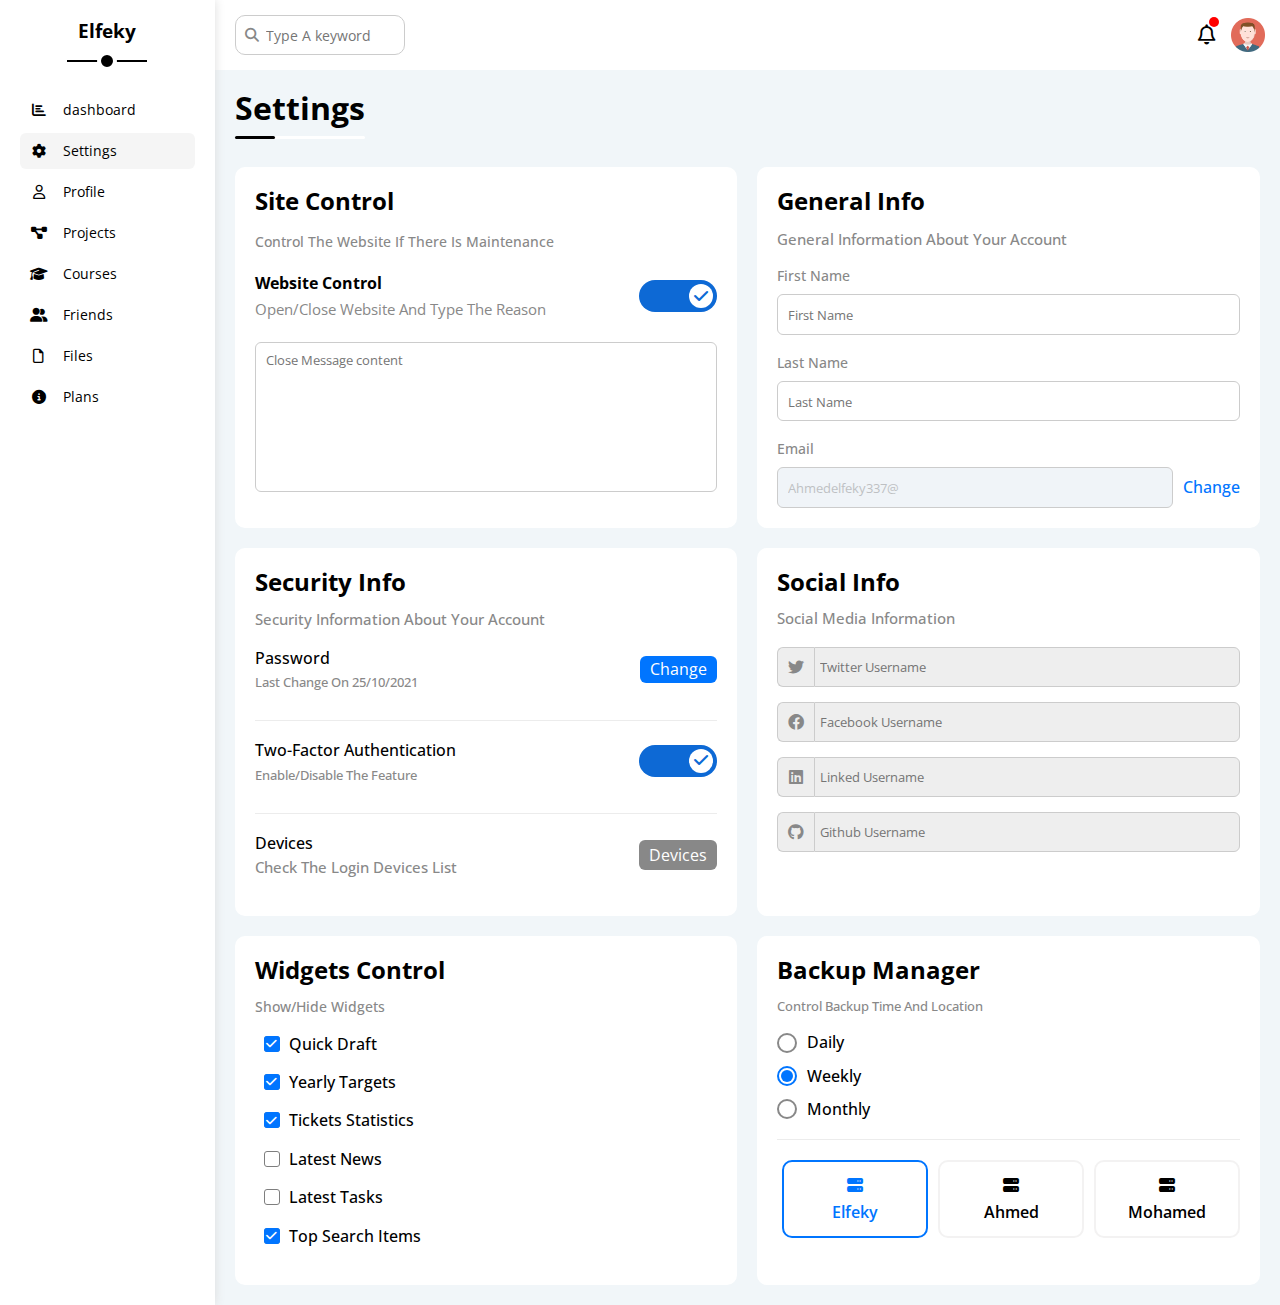
<file: setting.html>
<!DOCTYPE html>
<html lang="en">
<head>
<meta charset="UTF-8">
<meta name="viewport" content="width=device-width, initial-scale=1.0">
<link rel="stylesheet" href="css/all.min.css">
<link rel="stylesheet" href="css/framework.css">
<link rel="stylesheet" href="css/dashboard.css">
<link rel="stylesheet" href="css/Normalize.css">
<!--Font google(open sans)-->
<link rel="preconnect" href="https://fonts.googleapis.com">
<link rel="preconnect" href="https://fonts.gstatic.com" crossorigin>
<link href="https://fonts.googleapis.com/css2?family=Cairo:wght@300;400;500;600;700;800;900;1000&family=Jomhuria&family=Open+Sans:ital,wght@0,300;0,400;0,500;0,600;0,700;0,800;1,300;1,400;1,600;1,700;1,800&family=Quicksand:wght@300;500&family=Red+Hat+Display:ital,wght@0,300;0,500;0,600;1,600;1,800;1,900&family=Roboto:ital,wght@1,100&family=Work+Sans:wght@200;300;400;500;600;700;800&display=swap" rel="stylesheet">
<title>Document</title>
</head>
<body>
<div class="page d-flex">
    <div class="sidebar bg-white pad-20 pos-relative">
     <h3 class="margin-t text-c pos-relative">Elfeky</h3>
     <ul>
        <li>
            <a href="index.html" class="color-b  font-s pad-10 border-r-6 d-flex align-center">
            <i class="fa-solid fa-chart-bar fa-fw"></i>
            <span class="padd-left">dashboard</span></a>
        </li>
        <li>
          <a href="setting.html" class=" active color-b  font-s pad-10 border-r-6 d-flex align-center">
            <i class="fa-solid fa-gear fa-fw"></i>
            <span  class="padd-left">Settings</span></a>
        </li>
        <li>
            <a href="profile.html" class="  color-b  font-s pad-10 border-r-6 d-flex align-center">
            <i class="fa-regular fa-user fa-fw"></i>
            <span  class="padd-left">Profile</span></a>
        </li>
        <li>
            <a href="projects.html" class="  color-b  font-s pad-10 border-r-6 d-flex align-center">
            <i class="fa-solid fa-diagram-project fa-fw"></i>
            <span  class="padd-left">Projects</span>
        </a>
        </li>
        <li>
            <a href="courses.html" class="  color-b  font-s pad-10 border-r-6 d-flex align-center">
            <i class="fa-solid fa-graduation-cap fa-fw"></i>
            <span class="padd-left">Courses</span></a>
        </li>
        <li>
            <a href="friends.html" class="  color-b  font-s pad-10 border-r-6 d-flex align-center">
            <i class="fa-solid fa-user-group fa-fw"></i>
            <span class="padd-left">Friends</span></a>
        </li>
        <li>
            <a href="files.html" class=" color-b  font-s pad-10 border-r-6 d-flex align-center">
            <i class="fa-regular fa-file fa-fw"></i>
            <span class="padd-left">Files</span></a>
        </li>
        <li>
          <a href="plans.html" class=" color-b  font-s pad-10 border-r-6 d-flex align-center">
          <i class="fa-solid fa-circle-info fa-fw"></i>
            <span class="padd-left">Plans</span>
            </a>
        </li>

     </ul>
    </div>
    <div class="content fully-w">
        <div class="header bg-white space-between pad-15 ">
             <div class="input pos-relative ">
                <input type="search" class="border-r-10 pad-10 border-none border-ccc" placeholder="Type A keyword">
            </div>
             <div class="d-flex align-center">
                <span class="notify pos-relative"><i class="fa-regular fa-bell fa-lg "></i></span>
                <img class="ma-left" src="images/avatar.png" alt="">
             </div>
   
            </div>
            <h1 class="pos-relative">
                Settings
            </h1>
            <div class="settings margin-l-r">
                <div class="wrapper d-grid gap-20">
                    <div class="Site-control bg-white pad-20 border-r-10">
                        <h2 class="m-0 margin-b-15">Site Control</h2>
                        <span class="font-s color-gray font-w-500 l-h--half">Control The Website If There Is Maintenance</span>
                    <div class="control margin-t-b-20 space-between">
                        <div>
                            <div class="margin-b-5 font-w">Website Control</div>
                            <span class="font-s-15 color-gray l-h--half">Open/Close Website And Type The Reason</span>
                        </div>
                <label>
                    <input class=" m-l-5" type="checkbox" checked>
                </label>
                        </div>
                        <textarea class="fully-w resize-0 border-none border-ccc border-r-6 pad-10" placeholder="Close Message content"></textarea>
                    </div>
                    <div class="general-info bg-white pad-20 border-r-10">
                        <h2 class="m-0 margin-b-15">General Info</h2>
                        <span class="font-s-15 color-gray font-w-500">General Information About Your Account</span>
                        <form action="">
                            <label for="name" >First Name</label>
                            <input class="border-none fully-w border-ccc border-r-6 pad-10" type="text"  id="name" placeholder="First Name">
                            <label for="last">Last Name</label>
                            <input class="border-none fully-w border-ccc border-r-6 pad-10" type="text" id="last" placeholder="Last Name">
                            <label for="mail">Email</label>
                              <div class="mai  d-flex align-center">
                            <input class="border-none border-ccc border-r-6 pad-10 bg-ececec" type="email" id="mail"  disabled placeholder="Ahmedelfeky337@">
                            <span class="blue-color font-w-500 crs">Change</span>
                        </div>
                        </form>
                    </div>
                    <div class="Security-Info bg-white pad-20 border-r-10">
                        <h2 class="m-0 margin-b-15">Security Info</h2>
                        <span class="color-gray font-s-15 font-w-500">Security Information About Your Account</span>
                        <div class="box1 space-between margin-t-b-20 pad-b-30 border-bottom">
                            <div>
                                <div class="font-w-500 margin-b-5">Password</div>
                                <span class="color-gray font-s-13 font-w-500">Last Change On 25/10/2021</span>
                            </div>
                            <a class="btn-shape bg-blue color-white" href="#">Change</a>
                        </div>
                        <div class="box1 space-between margin-b-20 pad-b-30 border-bottom">
                            <div>
                                <div class="font-w-500 margin-b-5">Two-Factor Authentication</div>
                                <span class="color-gray font-s-13 font-w-500">Enable/Disable The Feature</span>
                            </div>
                            <label>
                    <input type="checkbox" checked>
                     </label>
                        </div>
                           <div class="box1 space-between margin-b-20 ">
                            <div>
                                <div class="font-w-500 margin-b-5">Devices</div>
                                <span class="color-gray font-s-15 font-w-500">Check The Login Devices List</span>
                            </div>
                            <label>
                          <a class="btn-shape bg-gray color-white" href="#">Devices</a>
                        </div>
                    </div>
                    <!--start Social Info-->
                    <div class="Social-Info bg-white pad-20 border-r-10">
                        <h2 class="m-0 margin-b-15">Social Info</h2>
                        <span class="font-w-500 font-s-15 color-gray d-block margin-b-20">Social Media Information</span>
                        <div class="input margin-b-15 d-flex align-center">
                            <i class="fa-brands fa-twitter"></i>
                            <input type="text" placeholder="Twitter Username">
                        </div>
                          <div class="input margin-b-15 d-flex align-center">
                            <i class="fa-brands fa-facebook"></i>
                            <input type="text" placeholder="Facebook Username">
                        </div>
                          <div class="input margin-b-15 d-flex align-center">
                                  <i class="fa-brands fa-linkedin"></i>
                            <input type="text"  placeholder="Linked Username"> 
                        </div>
                          <div class="input d-flex align-center">
                            <i class="fa-brands fa-github"></i>
                            <input type="text" placeholder="Github Username">
                        </div>
                    </div>
                    <!--End Social Info-->
                    <!--Start Widgets Control-->
                    <div class="Widgets-Control bg-white pad-20 border-r-10">
                        <h2 class="m-0 margin-b-15">Widgets Control</h2>
                        <span class="font-s color-gray font-w-500 d-block margin-b-20">Show/Hide Widgets</span>
                        <div class="input1 margin-b-20">
                            <input class="mr-5" type="checkbox" id="ch1" checked >
                            <label class="font-w-500 font-s-18" for="ch1">Quick Draft</label>
                        </div>
                        <div class="input1 margin-b-20">
                            <input class="mr-5" type="checkbox" id="ch2" checked>
                            <label class="font-w-500 font-s-18" for="ch2">Yearly Targets</label>
                        </div>
                        <div class="input1 margin-b-20">
                            <input class="mr-5" type="checkbox" id="ch3" checked>
                            <label class="font-w-500 font-s-18" for="ch3">Tickets Statistics</label>
                        </div>
                        <div class="input1 margin-b-20">
                            <input class="mr-5" type="checkbox"  id="ch4" >
                            <label  class="font-w-500 font-s-18" for="ch4">Latest News</label>
                        </div>
                        <div class="input1 margin-b-20">
                            <input class="mr-5" type="checkbox" id="ch5">
                            <label class="font-w-500 font-s-18" for="ch5">Latest Tasks</label>
                        </div>
                        <div class="input1 margin-b-20">
                            <input class="mr-5" type="checkbox" id="ch6" checked>
                            <label class="font-w-500 font-s-18" for="ch6">Top Search Items</label>
                        </div>
                    </div>
                    <!--End Widgets Control-->
                    <!--Start Backup Manager-->
                    <div class="backup-Manager bg-white pad-20 border-r-10">
                        <h2 class="m-0 margin-b-15">Backup Manager</h2>
                        <span class="d-block margin-b-20 color-gray font-s-13 font-w-500">Control Backup Time And Location</span>
                              <div class="input d-flex align-center margin-b-15 ">
                            <input type="radio" name="time" id="Daily">
                            <label class="label" for="Daily">Daily</label>
                        </div>
                          <div class="input d-flex align-center margin-b-15">
                            <input type="radio" name="time" id="weekly" checked>
                            <label class="label" for="weekly">Weekly</label>
                        </div>
                          <div class="input d-flex align-center  pad-b-20">
                            <input type="radio" name="time" id="monthly">
                            <label class="label" for="monthly">Monthly</label>
                        </div>
                        <div class="servers d-flex align-center  text-c  gap-5 margin-t-20">
                        <input type="radio" name="server" id="srv1" checked >
                        <div class="fully-w srvc"> 
                            <label  for="srv1" class="crs m-15 d-block">
                                <i class="fa-solid fa-server d-block margin-b-10"></i>
                                Elfeky
                            </label>
                        </div>
                           <input type="radio" name="server" id="srv2" >
                        <div class="fully-w srvc">
                            <label  for="srv2" class="crs m-15 d-block">
                                <i class=" fa-solid fa-server d-block margin-b-10"></i>
                                Ahmed
                            </label>
                        </div>
                           <input type="radio" name="server" id="srv3">
                        <div class="fully-w srvc">
                            <label  for="srv3" class="crs d-block m-15">
                                <i class="fa-solid fa-server d-block  margin-b-10"></i>
                                Mohamed
                            </label>
                        </div>
                        </div>
                    </div>
                    <!--End Backup Manager-->
                    </div>
                </div>
            </div>
    
</div>
</body>
</html>
</file>
<file: css/framework.css>
:root{
    --blue-color:#0075ff;
    --blue-alt-color:#0d69d5;
    --orange-color:#f59e0b;
    --green-color:#22c55e;
    --red-color:#f44336;
    --grey-color:#888;
     --purple-color:#9C27B0;
      --gray-color-alt:#777;
}
/*Start flexbox*/
.d-flex{
    display: flex;
}
.align-center{
    align-items: center;
}
.js-center{
    justify-content: center;
}
.flex-wr{
    flex-wrap: wrap;
}
.flex-1{
flex:1;
}
.justify-space-btw{
    display: flex;
    justify-content: space-between;
}
.justify-space-around{
    display: flex;
    justify-content: space-around;
}
.fully-w{
        width: 100%;
}
.fully-h{
    height: 100%;
}
.d-grid{
    display: grid;
}
.gap-20{
    gap: 20px;
}
.gap-40{
    gap: 40px;
}
.gap-100{
    gap: 100px;
}
.gap-10{
    gap: 10px;
}
.gap-5{
    gap: 5px;
}
.d-block{
    display: block;
}
@media (max-width:767px) {
    .block-element{
    display: block;
    }
    .hide-element{
        display: none;
    }
}
/*End Flexbox*/
/*Start Padding + Margin*/
.pad-0{
    padding: 0;
}
.pad-2{
padding:2px;
}
.pad-5{
    padding: 5px;
}
.pad-10{
    padding:10px;
}
.pad-15{
    padding: 15px;
}
.pad-20{
    padding: 20px;
}
.pad-t{
    padding-top: 0;
}
.pad-t-10{
    padding-top: 10px;
}
.pad-t-15{
    padding-top: 15px;
}
.pad-t-20{
    padding-top: 20px;
}
.pad-b-10{
    padding-bottom: 10px;
}
.pad-b-15{
    padding-bottom: 15px;
}
.pad-b-20{
    padding-bottom: 20px;
}
.pad-b-30{
    padding-bottom: 30px;
}
.padd-left{
    padding-left: 15px;
}
.pad-l-r-5{
    padding-left: 5px;
    padding-right: 5px;
}
.pad-l-r{
    padding-left: 20px;
    padding-right: 20px;
}
.pad-l-r-10{
    padding-left: 10px;
    padding-right: 10px;
}
.m-0{
    margin: 0px;
}
.m-t-0{
    margin-top: 0;
}
.margin{
   margin: 5px 0px 10px 0px;
}
.m-20{
    margin: 20px;
}
.m-15{
    margin: 15px;
}
.margin-auto{
    margin: 10px auto 0;
}
.margin-15-t-b{
    margin: 15px 0;
}
.margin-t{
    margin-top: 0;
}
.margin-t-10{
    margin-top: 10px;
}
.margin-t-20{
    margin-top: 20px;
}
.margin-t-5{
    margin-top: 5px;
}
.mr-5{
    margin-right: 5px;
}
.mr-10{
    margin-right: 10px;
}
.mr-15{
    margin-right: 15px;
}
.mr-20{
    margin-right: 20px;
}
.margin-b-8{
    margin-bottom: 8px;
}
.margin-b-10{
    margin-bottom: 10px;
}
.margin-b-15{
    margin-bottom: 15px;
}
.margin-t-b-20{
    margin-top: 20px;
    margin-bottom: 20px;
}
.margin-b-20{
    margin-bottom: 20px;
}
.margin-b-25{
    margin-bottom: 25px;
}
.margin-b-30{
    margin-bottom: 30px;
}
.margin-b-40{
    margin-bottom: 40px;
}
.m-l-5{
    margin-left: 5px;
}

.margin-l-r-10{
    margin-left: 10px;
    margin-right: 10px;
 }
.ma-left{
    margin-left: 15px;
}
.margin-l-r{
    margin-left: 20px;
    margin-right: 20px;
}
.margin-b-5{
margin-bottom: 5px;
}
.l-h{
    line-height: 2;
}
.l-h--half{
    line-height: 1.7;
}
.p-r-8{
    padding-right: 8px;
}
/*End Padding + Margin*/
/*Start color*/
.bg-ececec{
    background-color: #ececec;
}
.bg-white{
    background-color: white;
}
.color-b{
    color: black;
}
.color-gray{
    color: var(--grey-color);
}
.color-gray-alt{
    color: var(--gray-color-alt);
}
.bg-gray{
    background-color: var(--grey-color);
}
.color-white{
    color: white;
}
.bg-blue{
    background-color: var(--blue-color);
}
.color-blue{
   color: var(--blue-color);
}
.color-green{
   color: var(--green-color);
}
.purple-color{
    color: var(--purple-color);
}
.bg-purple{
    background-color: purple;
}
.bg-red{
    background-color: var(--red-color);
}
.orange-color{
    color: var(--orange-color);
}
.bg-orange{
    background-color:var(--orange-color);
}
.green-color{
    color: var(--green-color);
}
.bg-green{
    background-color: var(--green-color);
}
.blue-color{
    color: var(--blue-color);
}
.red-color{
    color: var(--red-color);
}
/*End Color*/
/*start font*/
.font-s{
    font-size: 14px;
}
.font-s-13{
    font-size: 13px;
}
.font-s-15{
    font-size: 15px;
}
.font-s-16{
    font-size: 16px;
}
.font-18{
    font-size: 18px;
}
.font-25{
    font-size: 27px;
}
.font-40{
    font-size:40px;
}
.font-w{
    font-weight: bold;
}
.font-w-500{
    font-weight:500;
}
.font-normal{
    font-weight: normal;
}
.text-c{
    text-align: center;
}
.text-r{
    text-align: right;
}
.opcit{
    opacity: 0.4;
}
.w-fit{
    width: fit-content;
}
@media (max-width:767px) {
    .text-c-mobile{
text-align: center;
    }
    .font-s-mobile{
        font-size: 23px;
    }
}
.resize-0{
resize: none;
}
.ov-h{
    overflow: hidden;
}
/*End Font*/
/*Start border*/
.border-r-6{
    border-radius: 6px;
    -webkit-border-radius: 6px;
    -moz-border-radius: 6px;
    -ms-border-radius: 6px;
    -o-border-radius: 6px;
}
.border-r-10{
    border-radius: 10px;
    -webkit-border-radius: 10px;
    -moz-border-radius: 10px;
    -ms-border-radius: 10px;
    -o-border-radius: 10px;
}
.radius-half{
    border-radius: 50%;
    -webkit-border-radius: 50%;
    -moz-border-radius: 50%;
    -ms-border-radius: 50%;
    -o-border-radius: 50%;
}
.border-lr{
    border-top-left-radius: 10px;
    border-top-right-radius: 10px;
}
.border-none{
    border: none;
}
.border-ccc{
        border: 1px solid #ccc;
}
.border-top-bottom{
    border-top: 1px solid #ececec;
    border-bottom: 1px solid #ececec;
}
.border-bottom{
  border-bottom: 1px solid #ececec;
}
.border-top{
    border-top: 1px solid #ececec;
}
/*End border*/
/*Start position*/
.pos-relative{
    position: relative;
}
/*End position*/
/*Start Color*/

/*End Color*/
/*Start Component*//*معناها ان كذا خاصيه هستخدمها مع بعض*/
.center-flex{
    display: flex;
    justify-content: center;
    align-items: center;
}
.space-between{
display: flex;
justify-content: space-between;
align-items: center;
}
/*كومبوننت لكل الازرار*/
.btn-shape{
    padding: 4px 10px;
    border-radius: 6px;
    -webkit-border-radius: 6px;
    -moz-border-radius: 6px;
    -ms-border-radius: 6px;
    -o-border-radius: 6px;
}
/*End Component*/
.crs{
    cursor: pointer;
}
.box-sh{
    box-shadow: 0 0 3px black;
}
</file>
<file: css/dashboard.css>
:root{
    --blue-color:#0075ff;
    --blue-alt-color:#0d69d5;
    --orange-color:#f59e0b;
    --green-color:#22c55e;
    --red-color:#f44336;
    --grey-color:#888;
    --gray-color-alt:#777;
    --purple-color:#9C27B0;
}
/*Scrollbar*/
::-webkit-scrollbar{
    width: 15px;
}
::-webkit-scrollbar-track{
    background-color: white;
}
::-webkit-scrollbar-thumb{
    background-color:var(--blue-color) ;
    transition: 0.3s;
    -webkit-transition: 0.3s;
    -moz-transition: 0.3s;
    -ms-transition: 0.3s;
    -o-transition: 0.3s;
}
::-webkit-scrollbar-thumb:hover{
    background-color: var(--blue-alt-color);
}
/*Scrollbar*/

a{
    text-decoration: none;
}
ul{
    list-style: none;
    padding: 0;
}
* {
    box-sizing: border-box;

}
body{
    font-family: 'Open Sans', sans-serif;
      margin: 0;
    padding: 0;
}
*:focus{
    outline:none;
}

.page{
    background-color: #f1f6f9;
     min-height: 100vh;
}
.sidebar{
    width: 250px;
    box-shadow: 0 0 10px #ddd;
}
@media (max-width:767px){
    .sidebar{
        width: 62px;
        padding: 10px;
    }
}
.sidebar h3{
    margin-bottom: 50px;
}
@media (max-width:767px){
    .sidebar h3{
        font-size: 13px;
        margin-bottom: 15px;
    }
}
@media (min-width:768px) {
    .sidebar h3::before,.sidebar h3::after{
      content: "";
    position: absolute;
      transform: translateX(-50%);
    -webkit-transform: translateX(-50%);
    -moz-transform: translateX(-50%);
    -ms-transform: translateX(-50%);
    -o-transform: translateX(-50%);
    left: 50%;
}
.sidebar h3::before{
    width: 80px;
    height: 2px;
    background-color: black;
    bottom: -20px;
}
.sidebar h3::after{
    width: 12px;
    height: 12px;
    background-color: black;
    bottom: -29px;
    border: 4px solid white;
    border-radius: 50%;
    -webkit-border-radius: 50%;
    -moz-border-radius: 50%;
    -ms-border-radius: 50%;
    -o-border-radius: 50%;
}
}
.sidebar ul li a{
    transition: 0.3s;
    -webkit-transition: 0.3s;
    -moz-transition: 0.3s;
    -ms-transition: 0.3s;
    -o-transition: 0.3s;
    margin-bottom: 5px;
}
.sidebar ul li a.active,.sidebar ul li a:hover{
    background-color: #f5f5f5;
}

@media (max-width:767px) {
.sidebar ul li a span{
        display: none;
    }
}

/*Start header*/
.header {
    display: flex;
}
.header  .input {
    margin-left: 5px;
}
.header .input::before{
     content: "\f002";
     position: absolute;
     font-family: var(--fa-style-family-classic);
     font-weight: 900;
     left: 0;
     top: 50%;
     transform:translateY(-50%) ;
     -webkit-transform:translateY(-50%) ;
     -moz-transform:translateY(-50%) ;
     -ms-transform:translateY(-50%) ;
     -o-transform:translateY(-50%) ;
     left: 10px;
     color: var(--grey-color);
     font-size: 14px;
}

.header  .input input{
      width: 170px;
      transition:width 0.3s;
      -webkit-transition:width 0.3s;
      -moz-transition:width 0.3s;
      -ms-transition:width 0.3s;
      -o-transition:width 0.3s;
      padding-left: 30px;
}

.header  div:first-child input::placeholder{
        font-size: 14px;
}

.header  div:first-child input:focus{
    width: 200px;
}
.header  div:first-child input:focus::placeholder{
    opacity: 0;
}
.header  img{
width:34px;
height: 34px;
}
.header  div:nth-child(2) .notify::before{
    content: "";
    position: absolute;
    width: 10px;
    height: 10px;
    background-color: red;
    top: -9px;
    right: -3px;
    border-radius: 50%;
    -webkit-border-radius: 50%;
    -moz-border-radius: 50%;
    -ms-border-radius: 50%;
    -o-border-radius: 50%;
}

/*End header*/
.page .content{
overflow: hidden;
}
@media (max-width:767px) {
    .page .content{
        margin-bottom: 10px;
    }
}
.page .content h1{
    margin: 20px 20px 40px;
        width: fit-content;
}
.page .content h1::before,
.page .content h1::after{
   content: "";
   position: absolute;
   height: 3px;
   bottom: -12px;
   left: 0;
   border-radius:20px ;
   -webkit-border-radius:20px ;
   -moz-border-radius:20px ;
   -ms-border-radius:20px ;
   -o-border-radius:20px ;
}
.page .content h1::before{
   background-color: white; 
   width: 100%;
}
.page .content h1::after{
    background-color: black;
    width: 40px;
}



/*Start Wrapper*/
.wrapper{
    grid-template-columns: repeat(auto-fill,minmax(450px,1fr));
    margin-bottom: 20px;
}
@media (max-width:767px){
.wrapper{
    grid-template-columns:minmax(200px,1fr);
    gap: 10px;
    margin: 10px;
}
.wrapper .welcome {
        display: block;
}
}
.wrapper .welcome .head img{
   width: 200px;
    margin-bottom: -10px;
}
.welcome .avatar{
    width: 64px;
    height: 64px;
    border-radius: 50%;
    -webkit-border-radius:;
    -moz-border-radius:;
    -ms-border-radius:;
    -o-border-radius:;
    padding: 2px;
    box-shadow: 0 0 5px #ccc;
    border:2px solid rgb(255, 255, 255);
    margin-top: -32px;
    margin-left: 20px;
}
@media (max-width:767px) {
    .welcome .avatar{
        margin-left: 0;
    }
}
.welcome {
    overflow: hidden;
}
.welcome .details {
    border-top: 1px solid #eee;
    border-bottom: 1px solid #eee;
}
@media (max-width:767px) {
 .wrapper .data{
    padding-bottom: 30px;
 }
 .welcome .details > div:not(:last-child){
    margin-bottom: 20px;
 }
}
.welcome .visit {
    margin: 0 15px 15px auto;
    transition: 0.3s;
    -webkit-transition: 0.3s;
    -moz-transition: 0.3s;
    -ms-transition: 0.3s;
    -o-transition: 0.3s;
}
.welcome .visit:hover{
    background-color: var(--blue-alt-color);
}
/*Start Quick draft*/
@media (max-width:767px) {
 .quick-draft .data span {
    margin-bottom: 0;
 }   
}
.quick-draft form textarea{
    resize: none;
    height: 170px;
}
.quick-draft form input::placeholder,
.quick-draft form textarea::placeholder{
    font-size: 12px;
}
.quick-draft .save{    
    margin: 0 0 15px auto;
}
/*End Quick draft*/
/*Start Yearly-Target*/
.Yearly-Target .box1 div:nth-child(2){
   flex: 1;
}
.Yearly-Target .box1 .square1,
.Yearly-Target .box1 .square2,
.Yearly-Target .box1 .square3{
    width: 80px;
    height: 80px;
}
.Yearly-Target .box1 .square1{
    background-color:#d3f3df;
}
.Yearly-Target .box1 .square2{
    background-color: #fdecce;
}
.Yearly-Target .box1 .square3{
    background-color: rgb(156 39 176 / 20%);
}
.Yearly-Target .box1:first-of-type div:nth-child(2) div:last-child{
    background-color: rgba(0, 128, 0, 0.1);
    height: 3px;
}
.Yearly-Target .box1:first-of-type div:nth-child(2) div:last-child span{
    background-color:rgba(0, 128, 0, 0.651);
    display: block;
    height: 100%;
    position: relative;
}
.Yearly-Target .box1:nth-child(4) div:nth-child(2) div:last-child{
    background-color: rgba(255, 196, 0, 0.1);
    height: 3px;
}
.Yearly-Target .box1:nth-child(4) div:nth-child(2) div:last-child span{
    background-color:var(--orange-color);
    display: block;
    height: 100%;
    position: relative;
}
.Yearly-Target .box1:first-of-type div:nth-child(2) div:last-child span::before,
.Yearly-Target .box1:nth-child(4) div:nth-child(2) div:last-child span::before,
.Yearly-Target .box1:last-of-type div:nth-child(2) div:last-child span::before{
    content: attr(data-progress);
    position: absolute;
    right: -16px;
    top: -30px;
    color: white;
    font-size: 12px;
    padding:  3px 5px;
    border-radius: 6px;
    -webkit-border-radius: 6px;
    -moz-border-radius: 6px;
    -ms-border-radius: 6px;
    -o-border-radius: 6px;
}
.Yearly-Target .box1:nth-child(4) div:nth-child(2) div:last-child span::after,
.Yearly-Target .box1:last-of-type div:nth-child(2) div:last-child span::after,
.Yearly-Target .box1:first-of-type div:nth-child(2) div:last-child span::after{
    content: "";
position: absolute;
right: -6px;
top: -11px;
border-color: transparent;
border-style: solid;
border-width:6px;
}
.Yearly-Target .box1:last-of-type div:nth-child(2) div:last-child{
    background-color: rgba(255, 0, 212, 0.1);
    height: 3px;
}
.Yearly-Target .box1:last-of-type div:nth-child(2) div:last-child span{
    background-color: var(--purple-color);
    display: block;
    height: 100%;
    position: relative;
}
.Yearly-Target .box1:first-of-type div:nth-child(2) div:last-child span::before{
background-color: var(--green-color);
}
.Yearly-Target .box1:last-of-type div:nth-child(2) div:last-child span::before{
    background-color: var(--purple-color);
}
.Yearly-Target .box1:nth-child(4) div:nth-child(2) div:last-child span::before{
background-color: var(--orange-color);
}
.Yearly-Target .box1:first-of-type div:nth-child(2) div:last-child span::after{
border-top-color: var(--green-color);
}
.Yearly-Target .box1:nth-child(4) div:nth-child(2) div:last-child span::after{
  border-top-color: var(--orange-color);  
}
.Yearly-Target .box1:last-of-type div:nth-child(2) div:last-child span::after{
    border-top-color: var(--purple-color);
}
/*End Yearly-Target*/
/*Start Tickets*/
 .tickets .main .box1{
    flex: 1;
 }
@media (max-width:767px) {
    .tickets .main .box1{
        flex-basis:  100%;
        
    }
}
/*End Tickets*/
/*Start Latest News*/
.latest-news .box .box1 img{
    width: 100px;
    height: 60px;
}
.latest-news .box .box1 div:first-of-type{
    flex: 1;
}
@media (max-width:767px) {
.latest-news .box .box1 div:first-of-type{
    display: block;
}
}
/*End Latest News*/
/*start Latest Task*/
.latest-task .box .box1.done h4,
.latest-task .box .box1.done span{
    text-decoration: line-through;
}
.latest-task .box .box1 i{
    transition: 0.3s;
    -webkit-transition: 0.3s;
    -moz-transition: 0.3s;
    -ms-transition: 0.3s;
    -o-transition: 0.3s;
    cursor: pointer;
}
.latest-task .box .box1 i:hover{
color: var(--red-color);
}
/*End Latest Task*/
/*Start search*/
.search .box .box1 div:first-of-type{
    font-weight: 600;
}
/*End Search*/
/*Start upload*/
.upload .box1 img{
width: 40px;
margin-right: 10px;
}
.upload .box1 div:first-of-type{
    flex: 1;
}
@media (max-width:767px) {
    .upload h2{
    margin-bottom: 25px;
}
    .upload .box1:not(:last-of-type){
    margin-bottom: 15px;
    padding-bottom: 15px;
}
}
/*End upload*/
/*End Wrapper*/
/*start latest project*/
.project ul{
    margin: 0;
}
.project ul::before{
content: "";
position: absolute;
left: 11px;
width: 2px;
height: 100%;
background-color: var(--blue-color);
}
.project ul li::before{
      content: "";
    width: 20px;
    height: 20px;
    background-color: white;
    border: 2px solid white;
    outline: 2px solid var(--blue-color);
    margin-right: 15px;
    border-radius: 50%;
    z-index: 1;
}
.project ul li.done::before{
    background-color: var(--blue-color);
}
.project ul li.current::before{
    animation: change-color 0.8s infinite linear alternate;
    -webkit-animation: change-color 0.8s infinite linear alternate;
}
@keyframes change-color{
    0%,20%{
        background-color: white;
    }
    40%,60%{
        background-color: var(--blue-color);
    }
    80%,100%{
        background-color: var(--blue-alt-color);
    }
}
.project img{
    position: absolute;
    bottom: 0;
    right: 0;
    width: 150px;
    opacity: 0.1;
}
/*End latest project*/

/*start Reminders*/
.Reminders ul li:first-of-type div {
    border-left: 2px solid var(--green-color);
}
.Reminders ul li:nth-child(2) div {
   border-left: 2px solid var(--orange-color);
}
.Reminders ul li:nth-child(3) div {
    border-left: 2px solid var(--purple-color);
}
.Reminders ul li:nth-child(4) div {
    border-left: 2px solid var(--grey-color);
}
.Reminders ul li span:first-child{
width:15px;
height: 15px;
}
/*End Reminders*/
/*start latest post*/

.latest-post div:first-of-type img{
width: 70px;
height: 70px;
}

.latest-post p{
    min-height: 140px;
    text-transform: capitalize;
}
.latest-post .icons span:nth-child(2) i,
.latest-post .icons span:nth-child(3) i{
    transition: 0.3s;
    -webkit-transition: 0.3s;
    -moz-transition: 0.3s;
    -ms-transition: 0.3s;
    -o-transition: 0.3s;
}
.latest-post .icons span:nth-child(2) i:hover{
     color: var(--red-color);
     font-weight: 1000;
}
.latest-post .icons span:nth-child(3) i:hover{
    color: var(--green-color);
         font-weight: 1000;
}
/*End latest post*/
/*Start social-media*/
.social-media .box1:first-of-type,
.social-media .box1:nth-child(3),
.social-media .box1:nth-child(5){
    background-color: #0077ff8a;
}
.social-media .box1:nth-child(4){
background-color: #22c55e86;
}
.social-media .box1 i{
    transition: 0.3s;
    -webkit-transition: 0.3s;
    -moz-transition: 0.3s;
    -ms-transition: 0.3s;
    -o-transition: 0.3s;
}
.social-media i:hover{
    transform: rotate(5deg);
    -webkit-transform: rotate(5deg);
    -moz-transform: rotate(5deg);
    -ms-transform: rotate(5deg);
    -o-transform: rotate(5deg);
}
/*End Social media*/
/*start project*/

.projects .respnsive-table{
    overflow-x: auto;
}
.projects table{
    min-width: 1000px;
border-spacing: 0;
}
.projects tbody tr td:nth-child(5) img{
    width: 32px;
    height: 32px;
    border-radius: 50%;
    -webkit-border-radius:;
    -moz-border-radius:;
    -ms-border-radius:;
    -o-border-radius:;
    padding: 2px;
    background-color: white;
}
.projects tbody tr td:nth-child(5) img:not(:first-child){
    margin-left: -15px;
}
.projects tbody tr td{
        border-left: 1px solid #eee;
        border-bottom: 1px solid #ececec;
        padding: 20px;
        transition: 0.3s;
        -webkit-transition:;
        -moz-transition:;
        -ms-transition:;
        -o-transition:;
}
.projects tbody tr td:last-child{
    border-right: 1px solid #ececec;
}
.projects thead tr td{
padding: 15px;
font-weight: 700;
background-color: #ececec;
}
.projects tbody tr:hover td{
    background-color: #faf7fa;
}
/*end project*/
/*Start settings*/
@media (max-width:767px) {
    .settings{
        margin: 0;
    }
    .settings .wrapper{
        margin-bottom: 0px;
    }
}
label input[type=checkbox]{
   appearance:none;
   background-color: #ccc;
   width: 78px;
   height: 32px;
   cursor: pointer;
   position: relative;
   border-radius: 16px;
   -webkit-border-radius: 16px;
   -moz-border-radius: 16px;
   -ms-border-radius: 16px;
   -o-border-radius: 16px;
}
label input[type=checkbox]::before{
       content: "\f00d";
       font-weight: 900;
       font-family: "fontAwesome";
       color: #aaa;
       position: absolute;
       left: 4px;
       top: 4px;
       background-color:white;
       width: 24px;
       height: 24px;
       border-radius:50% ;
       -webkit-border-radius:50% ;
       -moz-border-radius:50% ;
       -ms-border-radius:50% ;
       -o-border-radius:50% ;
       display: flex;
       justify-content: center;
       align-items: center;
       transition: 0.3s;
       -webkit-transition:;
       -moz-transition:;
       -ms-transition:;
       -o-transition:;
}
label input[type=checkbox]:checked{
    background-color: var(--blue-alt-color);
    transition: 0.3s;
    -webkit-transition: 0.3s;
    -moz-transition: 0.3s;
    -ms-transition: 0.3s;
    -o-transition: 0.3s;
}
label input[type=checkbox]:checked::before{
        content: "\f00c";
       font-weight: 900;
       font-family: "fontAwesome";
       color: var(--blue-alt-color);
   left:50px;
}
.settings .Site-control textarea{
    height: 150px;
}
.settings .Site-control textarea::placeholder{
    font-size: 13px;
}
/*End settings*/
/*start General info*/
.general-info label{
        display: block;
        margin: 20px 0 10px 0px;
    font-size: 14px;
    color: var(--grey-color);
    font-weight: 500;
}
.general-info input:focus{
    outline: none;
}
.general-info input::placeholder{
 font-size: 13px;
}
.general-info input[type=email]::placeholder{
    opacity: 0.4;
}
.general-info input[type=email]{
     display: inline-flex;
    width: calc(100% - 60px);
    margin-right: 10px;
    color:#bbb;
    background-color: #f0f4f8;
    cursor: not-allowed;
}
/*End General info*/
/*start security info*/
.Security-Info .box1 a{
    transition: 0.3s;
    -webkit-transition: 0.3s;
    -moz-transition: 0.3s;
    -ms-transition: 0.3s;
    -o-transition: 0.3s;
}
.Security-Info .box1:first-of-type a:hover{
    background-color: var(--blue-alt-color);
}
.Security-Info .box1:last-of-type a:hover{
    background-color: var(--gray-color-alt);
}
/*End security info*/
/*Start Social Info*/
.Social-Info .input input{
   width: 100%;
   height: 40px;
   border: none;
   border: 1px solid #ccc;
   background-color: #eee;
   padding-left: 5px;
   border-radius: 0 6px 6px 0;
   -webkit-border-radius: 0 6px 6px 0;
   -moz-border-radius: 0 6px 6px 0;
   -ms-border-radius: 0 6px 6px 0;
   -o-border-radius: 0 6px 6px 0;
   font-size: 13px;
}
.Social-Info .input i{
    color: var(--grey-color);
    transition:0.3s;
    -webkit-transition:0.3s;
    -moz-transition:0.3s;
    -ms-transition:0.3s;
    -o-transition:0.3s;
    width: 40px;
    height: 40px;
    background-color: #eee;
    display: flex;
    justify-content: center;
    align-items: center;
    border: 1px solid #ccc;
    border-right: none;
    border-radius: 6px 0 0 6px;
    -webkit-border-radius: 6px 0 0 6px;
    -moz-border-radius: 6px 0 0 6px;
    -ms-border-radius: 6px 0 0 6px;
    -o-border-radius: 6px 0 0 6px;
}
.Social-Info input::placeholder{
font-size: 13px;
}

.Social-Info .input:first-of-type:focus-within i{
    color:#1da1f2;
}
.Social-Info .input:nth-child(4):focus-within i,
.Social-Info .input:nth-child(5):focus-within i{
    color:#0a66c2;
}
.Social-Info .input:last-of-type:focus-within i{
    color:#6cc644;
}
/*End Social Info*/
/*Start Widgets Control*/
.Widgets-Control .input1 input{
    appearance: none;
}

.Widgets-Control .input1 label{
    position: relative;
    padding-left: 25px;
    cursor:pointer;
    transition: 0.3s;
    -webkit-transition: 0.3s;
    -moz-transition: 0.3s;
    -ms-transition: 0.3s;
    -o-transition: 0.3s;
}
.Widgets-Control .input1 label::before,
.Widgets-Control .input1 label::after{
    content: "";
    position: absolute;
    width: 14px;
    height: 14px;
    left: 0;
    top: 50%;
    margin-top: -8px;
    border: 1px solid rgb(126, 126, 126);
    border-radius: 3px;
    -webkit-border-radius: 3px;
    -moz-border-radius: 3px;
    -ms-border-radius: 3px;
    -o-border-radius: 3px;
}
.Widgets-Control .input1 label::after{
    font-family: var(--fa-style-family-classic);
    font-weight: 900;
    content: "\f00c";
    width: 16px;
    height: 16px;
    font-size: 12px;
    background-color: var(--blue-color);
    color: white;
    display: flex;
    justify-content: center;
    align-items: center;
    transition: 0.3s;
    -webkit-transition: 0.3s;
    -moz-transition: 0.3s;
    -ms-transition: 0.3s;
    -o-transition: 0.3s;
    transform:scale(0) rotate(360deg);
    border: none;
    -webkit-transform:scale(0) rotate(360deg);
    -moz-transform:scale(0) rotate(360deg);
    -ms-transform:scale(0) rotate(360deg);
    -o-transform:scale(0) rotate(360deg);
}
.Widgets-Control .input1 input:checked + label::after{
    transform: scale(1);
    -webkit-transform: scale(1);
    -moz-transform: scale(1);
    -ms-transform: scale(1);
    -o-transform: scale(1);
}
.Widgets-Control .input1 label:hover::before{
    border-color:var(--blue-color) ; 
}
/*End Widgets Control*/
/*Start backup-Manager*/
.backup-Manager input[type="radio"]{
    appearance: none;
}
.backup-Manager .label{
padding-left: 30px;
position: relative;
cursor: pointer;
font-weight: 500;
}
.backup-Manager .label:before{
    content: "";
    position: absolute;
    left: 0px;
    top: 50%;
    margin-top: -10px;
    width: 16px;
    height: 16px;
    border: 2px solid var(--grey-color);
    border-radius: 50%;
    -webkit-border-radius: 50%;
    -moz-border-radius: 50%;
    -ms-border-radius: 50%;
    -o-border-radius: 50%;
    transition:0.3s ;
    -webkit-transition:0.3s ;
    -moz-transition:0.3s ;
    -ms-transition:0.3s ;
    -o-transition:0.3s ;
}
.backup-Manager .label::after{
    content: "";
    position: absolute;
    background-color: var(--blue-color);
    width: 12px;
    height: 12px;
    position: absolute;
    border-radius: 50%;
    -webkit-border-radius: 50%;
    -moz-border-radius: 50%;
    -ms-border-radius: 50%;
    -o-border-radius: 50%;
    left: 4px;
    top: 50%;
    margin-top: -6px;
    transform: scale(0) rotate(360deg);
    -webkit-transform: scale(0) rotate(360deg);
    -moz-transform: scale(0) rotate(360deg);
    -ms-transform: scale(0) rotate(360deg);
    -o-transform: scale(0) rotate(360deg);
    transition: 0.3s;
    -webkit-transition: 0.3s;
    -moz-transition: 0.3s;
    -ms-transition: 0.3s;
    -o-transition: 0.3s;
}
.backup-Manager input:checked + .label::after{
    transform: scale(1);
    -webkit-transform: scale(1);
    -moz-transform: scale(1);
    -ms-transform: scale(1);
    -o-transform: scale(1);
}
.backup-Manager input:checked + .label::before{
    border-color: var(--blue-color);
}
.backup-Manager .input:nth-child(5){
    border-bottom: 1px solid #ececec;
}

.backup-Manager .servers .srvc{
    border: 2px solid #f3f2f2;
    border-radius: 10px;
    -webkit-border-radius: 10px;
    -moz-border-radius: 10px;
    -ms-border-radius: 10px;
    -o-border-radius: 10px;
    font-weight: 600;
    margin-bottom: 5px;
}
.backup-Manager .servers .srvc label{
    cursor: pointer;
}
@media (max-width:767px) {
.backup-Manager .servers{
flex-wrap: wrap;
}
}

.backup-Manager .servers input:checked + .srvc{
border-color:var(--blue-color) ;
color: var(--blue-color);
}
/*end backup-Manager*/
/*start Profile Page*/
@media (max-width:767px) {
    .profile {
        flex-direction: column;
    }
}
.profile .personal{
    width:300px;
    padding: 20px;
}
@media (min-width:768px) {
    .profile .personal{
            border-right: 1px solid #ececec;
    }
}
.profile .personal img{
 width: 120px;
 height: 120px;
 border-radius:50% ;
 -webkit-border-radius:50% ;
 -moz-border-radius:50% ;
 -ms-border-radius:50% ;
 -o-border-radius:50% ;
}
.profile .personal .progress{
height: 6px;
background-color: #ececec;
width: 70%;
margin: auto;
overflow: hidden;
margin-top: 15px;
margin-bottom: 15px;
position: relative;
}
.profile .personal .progress span{
    position: absolute;
    left: 0;
    top:0;
    height: 100%;
}
.profile .details .box .details-info > div{
    min-width: 250px;
    padding: 10px 0 0;
}
@media (max-width:767px) {
    .profile .details .box{
        text-align: center;
    }
}
.profile .details .box:hover{
    background-color: #f1f1f1;
}
.profile .details .box label input[type=checkbox]{
    height: 20px;
}
.profile .details .box label input[type=checkbox]::before{
    left: 4px;
    top: 4px;
    font-size: 8px;
    width:12px;
    height: 12px;
    text-align: center;
    display: flex;
    align-items: center;
    justify-content: center;
}
.profile .details .box label input[type=checkbox]:checked::before{
    left:62px ;
}
.my-skills{
   flex-grow: 1;
}
.latest-activities{
    flex-grow: 2;
}
.latest-activities img{
    width: 60px;
    height: 60px;
    margin-right: 20px;
    border-radius: 50%;
    -webkit-border-radius:;
    -moz-border-radius:;
    -ms-border-radius:;
    -o-border-radius:;
}
@media (min-width:768px) {

    .latest-activities .timing{
        margin-left: auto;
        text-align: right;
}
}
@media (max-width:991px) {
        .my-skills{
        text-align: center;
    }
.content-skill{
    flex-direction: column;
}    

.latest-activities{
    margin-left: 20px;
}
}

@media (max-width:767px) {
    .latest-activities {
        text-align: center;
    }
.latest-activities .box1{
    display: flex;
    flex-direction: column;
    gap: 15px;
}
.latest-activities .box1 img{
    margin: 0;
}
.latest-activities .box1 .timing{
    text-align: center;
}
}

/*End Profile Page*/
/*Start projects Page*/
.projects{
    grid-template-columns: repeat(auto-fill,minmax(500px,1fr));
    margin-bottom: 20px;
}

.projects .box1 span.date{
    position: absolute;
    right: 10px;
    top: 10px;
    font-size: 12px;
}
.projects .box1 .images a img{
    width: 40px;
    height: 40px;
    padding: 2px;
    background-color: white;
    transition: 0.3s;
    -webkit-transition: 0.3s;
    -moz-transition: 0.3s;
    -ms-transition: 0.3s;
    -o-transition: 0.3s;
    cursor: pointer;
}
.projects .box1 .images{
    padding: 20px 0;
}
.projects .box1 .images a:not(:first-child){
margin-left: -20px;
}
.projects .box1 .images img:hover{
   position: relative;
    z-index: 1;
}
.projects .box1 .result-money .progress{ 
    height: 8px;
     width: 250px; 
     background-color: #ececec; 
}
.projects .box1 .result-money .progress > span{
    display: block;
    height: 100%;
}
.projects .box1 .result-money > span::first-letter{
    font-size: 16px;
font-weight: 500;
}
.projects .box1 div:first-of-type span:first-of-type{
    line-height: 1.5;
}
@media (max-width:767px) {
.projects{
    display: grid;
grid-template-columns: minmax(200px,1fr);
gap: 10px;
margin: 0 10px;
}
.projects div:nth-child(4){
    display: flex;
    flex-direction: column;
    text-align: left;
}
.projects div:nth-child(4) span{
    width: fit-content;
    margin-bottom: 10px;
}
.projects div:nth-child(5){
    flex-direction: column;
    gap: 10px;
}
}
/*End projects Page*/
/*Start courses page*/
.courses{
    grid-template-columns: repeat(auto-fill,minmax(350px,1fr));
    gap: 20px;
    margin: 20px;
}
@media (max-width:767px){
    .courses{
        grid-template-columns: minmax(200px,1fr);
        gap: 10px;
        margin: 10px ;
    }
}
.courses .img{
    max-width: 100%;
}
.courses .img img:first-of-type{
    max-width: 100%;
}
.courses .img img:nth-child(2){
    width: 60px;
    height: 60px;
    position: absolute;
    z-index: 500;
    left: 20px;
    top: 20px;
    padding: 2px;
    background-color: white;
}
.courses .icons {
    position: relative;
}
.courses .icons span:first-child{
     position: absolute;
     left: 50%;
     top: -12px;
     transform:translate(-50%) ;
     -webkit-transform:translate(-50%) ;
     -moz-transform:translate(-50%) ;
     -ms-transform:translate(-50%) ;
     -o-transform:translate(-50%) ;
}
/*End courses page*/
/*Start friends*/
.friends{
    grid-template-columns: repeat(auto-fill,minmax(350px,1fr));
    gap: 20px;
}
.friends .box1{
    background-color: #ccd7dd;
}
.friends .box1 .vip{
    text-transform: capitalize;
    position: absolute;
    right:20px;
    bottom: 80px;
    font-size: 40px;
    color: #f44336;
    font-weight: 700;
    opacity: 0.2;
}
@media (max-width:767px) {
.friends{
    grid-template-columns:minmax(200px,1fr);
    margin:10px;
    gap: 10px;
}
}

.friends .box1 img{
    width: 100px;
    height: 100px;
}
.friends .box1 img:hover{
    background-color: #ccd7dd;
    box-shadow: 0 0 4px #ccd7dd;
}
.friends .box1 .icons i{
transition: 0.3s;
-webkit-transition: 0.3s;
-moz-transition: 0.3s;
-ms-transition: 0.3s;
-o-transition: 0.3s;
cursor: pointer;
}
.friends .box1 .icons i:hover{
    color: white;
    background-color: var(--blue-color);
}
@media (max-width:400px) {
    .friends .box1 .final-option {
        flex-wrap: wrap;
    }
    .friends .box1 .final-option span:first-child {
    display: block;
    margin: auto;
    }
    .friends .box1 .link-go{
        margin: 10px auto 0;
    }
}
/*End friends*/
/*Start Files*/
.file {
    flex-direction: row-reverse;
    align-items: start;
}
.file .file-contentt{
min-width: 250px;
}
.file .file-contentt .boxes:first-of-type span:first-child{
background-color:#f4433673;
}
.file .file-contentt .boxes:nth-child(3) span:first-child{
background-color:#22c55e63;
}
.file .file-contentt .boxes:nth-child(4) span:first-child{
background-color:#0077ff5b;
}
.file .file-contentt .boxes:nth-child(5) span:first-child{
background-color:#77777767;
}
.file .file-contentt .upload{
    padding: 10px 15px;
    border-radius: 10px;
    -webkit-border-radius: 10px;
    -moz-border-radius: 10px;
    -ms-border-radius: 10px;
    -o-border-radius: 10px;
    margin: 0 auto;
    transition: 0.3s;
    -webkit-transition: 0.3s;
    -moz-transition: 0.3s;
    -ms-transition: 0.3s;
    -o-transition: 0.3s;
    cursor: pointer;
}
.file .file-contentt .upload:hover{
    background-color: var(--blue-alt-color);
}
.file .file-contentt .upload:hover i{
  animation: move 0.8s linear  infinite ;
  -webkit-animation: move 0.8s linear  infinite ;
  font-size: 13px;
}
.file .file-content{
    grid-template-columns: repeat(auto-fill,minmax(200px,1fr));
    flex: 1;
    gap: 20px;
}

.file .box1 .img img{
    width:60px;
    height: 60px;
    transition: 0.3s;
    -webkit-transition: 0.3s;
    -moz-transition: 0.3s;
    -ms-transition: 0.3s;
    -o-transition: 0.3s;
}
.file .box1:hover .img img{
    transform:rotate(6deg);
    r-webkit-transform:;
    -moz-transform:rotate(6deg);
    -ms-transform:rotate(6deg);
    -o-transform:rotate(6deg);
    -webkit-transform:rotate(6deg);
}

@keyframes move {
    0%,100%{
     transform: translateY(0);
     -webkit-transform: translateY(0);
     -moz-transform: translateY(0);
     -ms-transform: translateY(0);
     -o-transform: translateY(0);
}
   50%{
     transform: translateY(-5px);
     -webkit-transform: translateY(-5px);
     -moz-transform: translateY(-5px);
     -ms-transform: translateY(-5px);
     -o-transform: translateY(-5px);
} 
}
@media (max-width:767px) {
    .file{
        flex-direction: column;
        align-items: normal;
    }


}
/*End Files*/
/*Start plans*/
.plans{
    grid-template-columns: repeat(auto-fill,minmax(500px,1fr));
    margin:0 20px  20px 20px ;
}
@media (max-width:767px) {
    .plans{
    grid-template-columns: minmax(250px,1fr);
    gap: 10px;
    margin: 10px;
}
}
.plans .title::before{
    content: "";
position: absolute;    
border: 3px solid var(--purple-color);
left: 0;
top:0;
bottom: 0;
right: 0;
margin: -6px;
}
.plans .box1:nth-child(2) .title::before{
    content: "";
position: absolute;    
border: 3px solid var(--blue-color);
left: 0;
top:0;
bottom: 0;
right: 0;
margin: -6px;
}
.plans .box1:nth-child(3) .title::before{
    content: "";
position: absolute;    
border: 3px solid var(--green-color);
left: 0;
top:0;
bottom: 0;
right: 0;
margin: -6px;
}
.plans .title span:nth-child(2)::before{
    position: absolute;
    content: attr(data-attr);
    left: -18px;
    top: 0px;
    font-size: 25px;
    font-weight: 500;
}

.plans ul li i{
    margin-left: -10px;
    padding-right: 5px;
}
.plans ul li::after{
    position: absolute;
    content: "\f05a";
    right: 0;
    top: 50%;
    font-weight: 900;
    font-family: var(--fa-style-family-classic);
    transform: translateY(-50%);
    -webkit-transform: translateY(-50%);
    color: var(--gray-color-alt);
    -moz-transform: translateY(-50%);
    -ms-transform: translateY(-50%);
    -o-transform: translateY(-50%);
    font-size: 14px;
    cursor: pointer;
}
/*End plans*/
</file>
